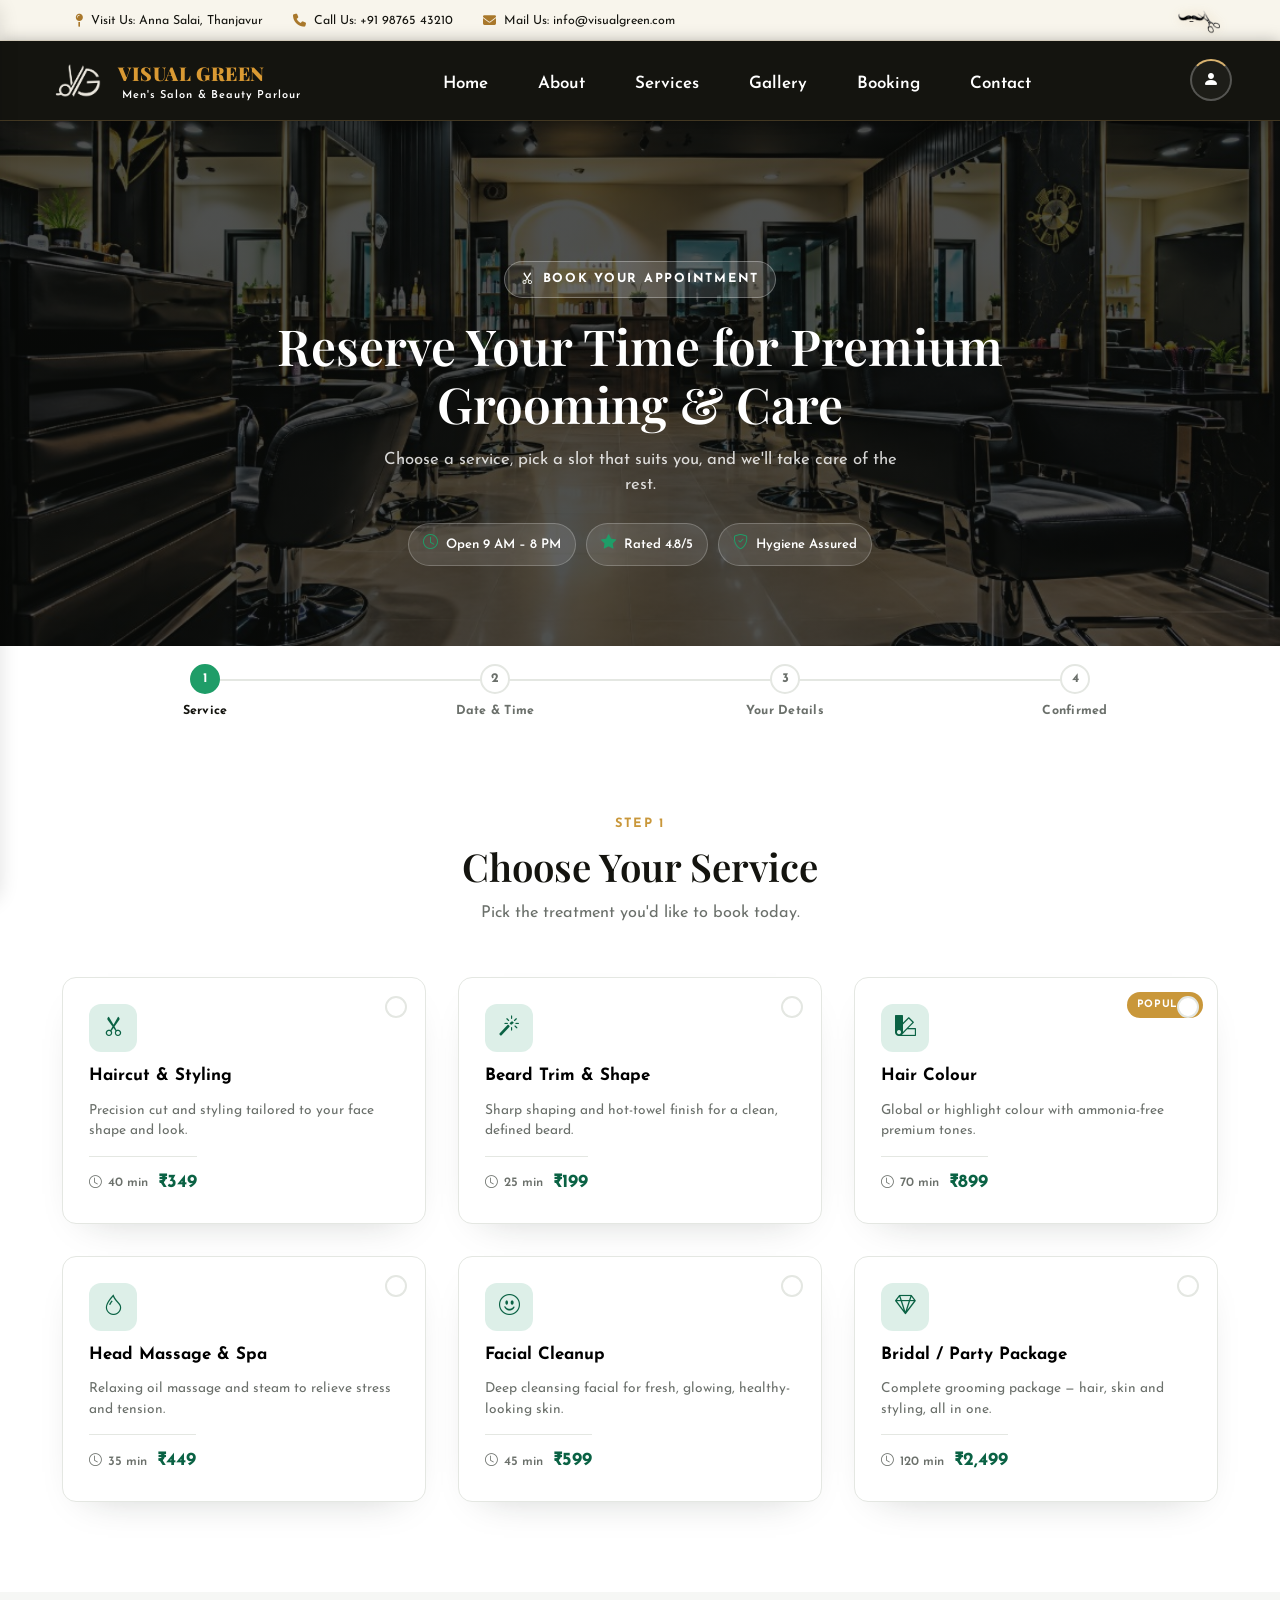
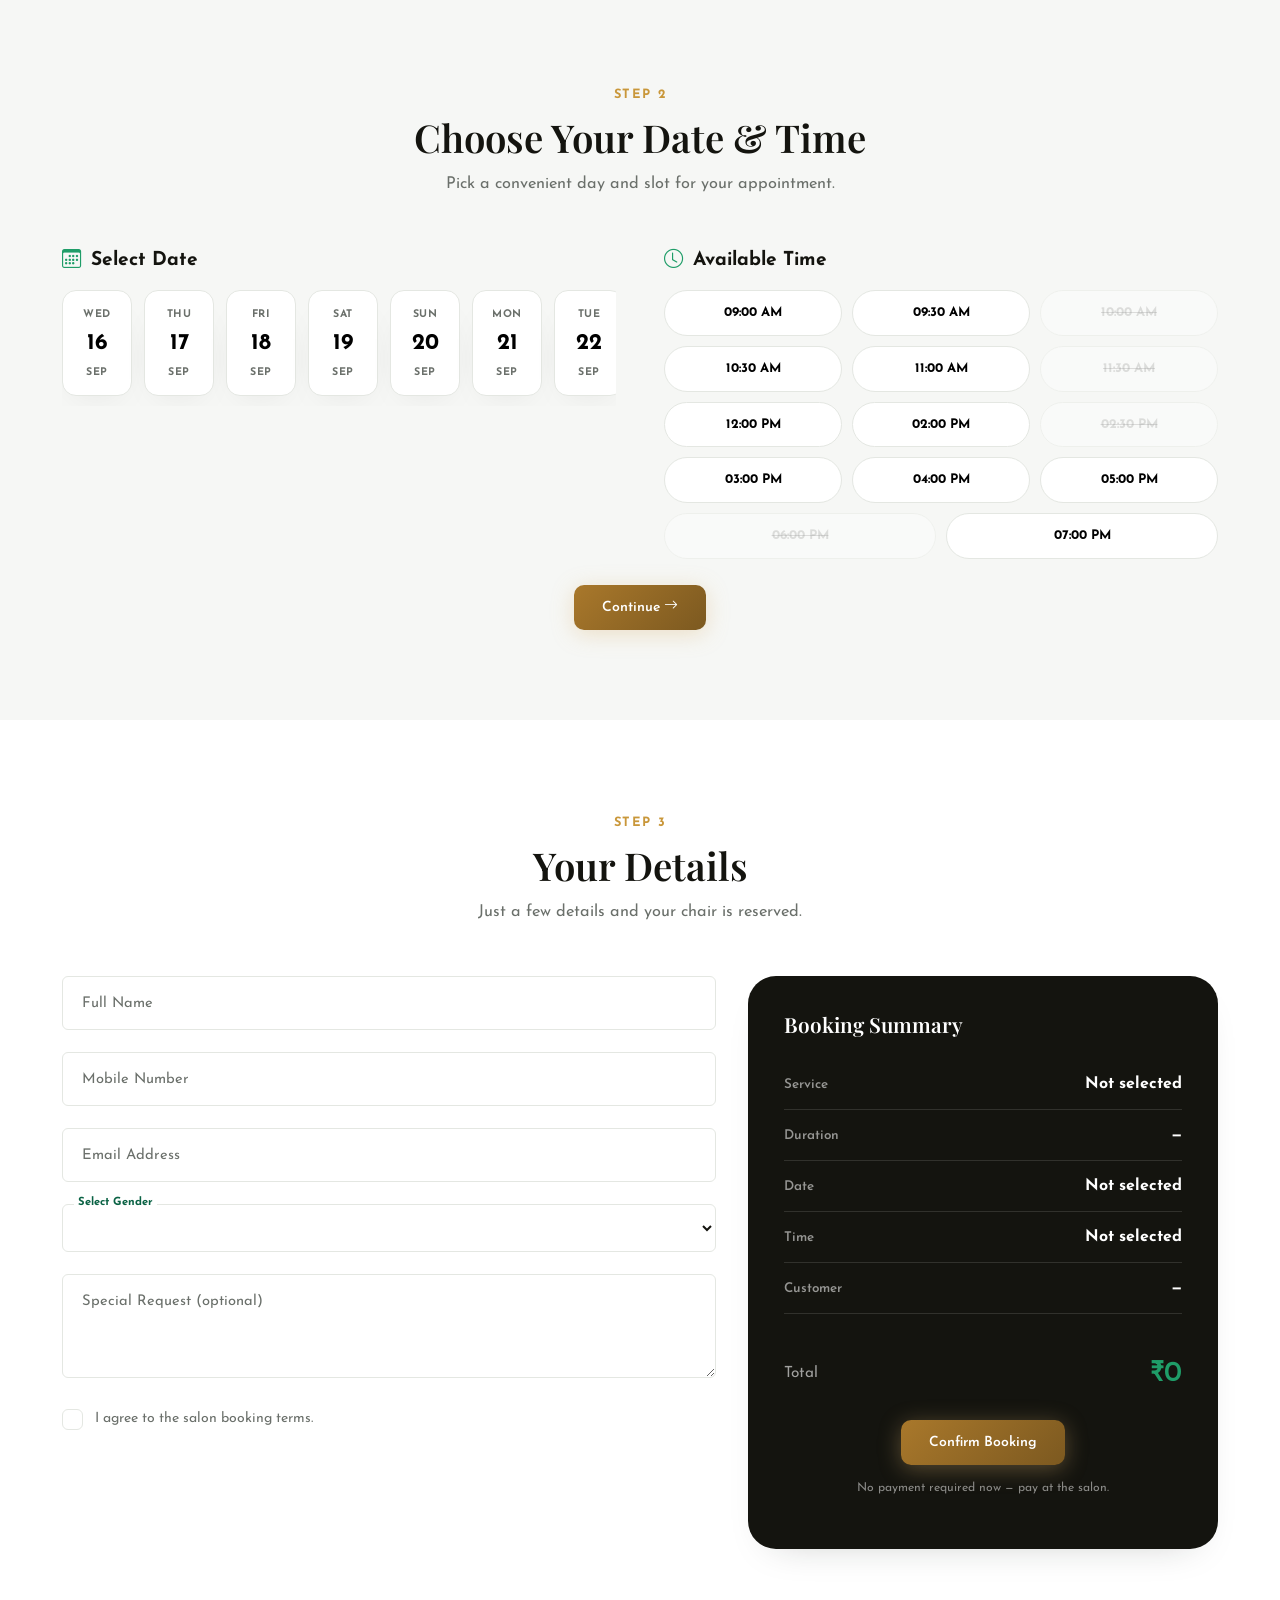
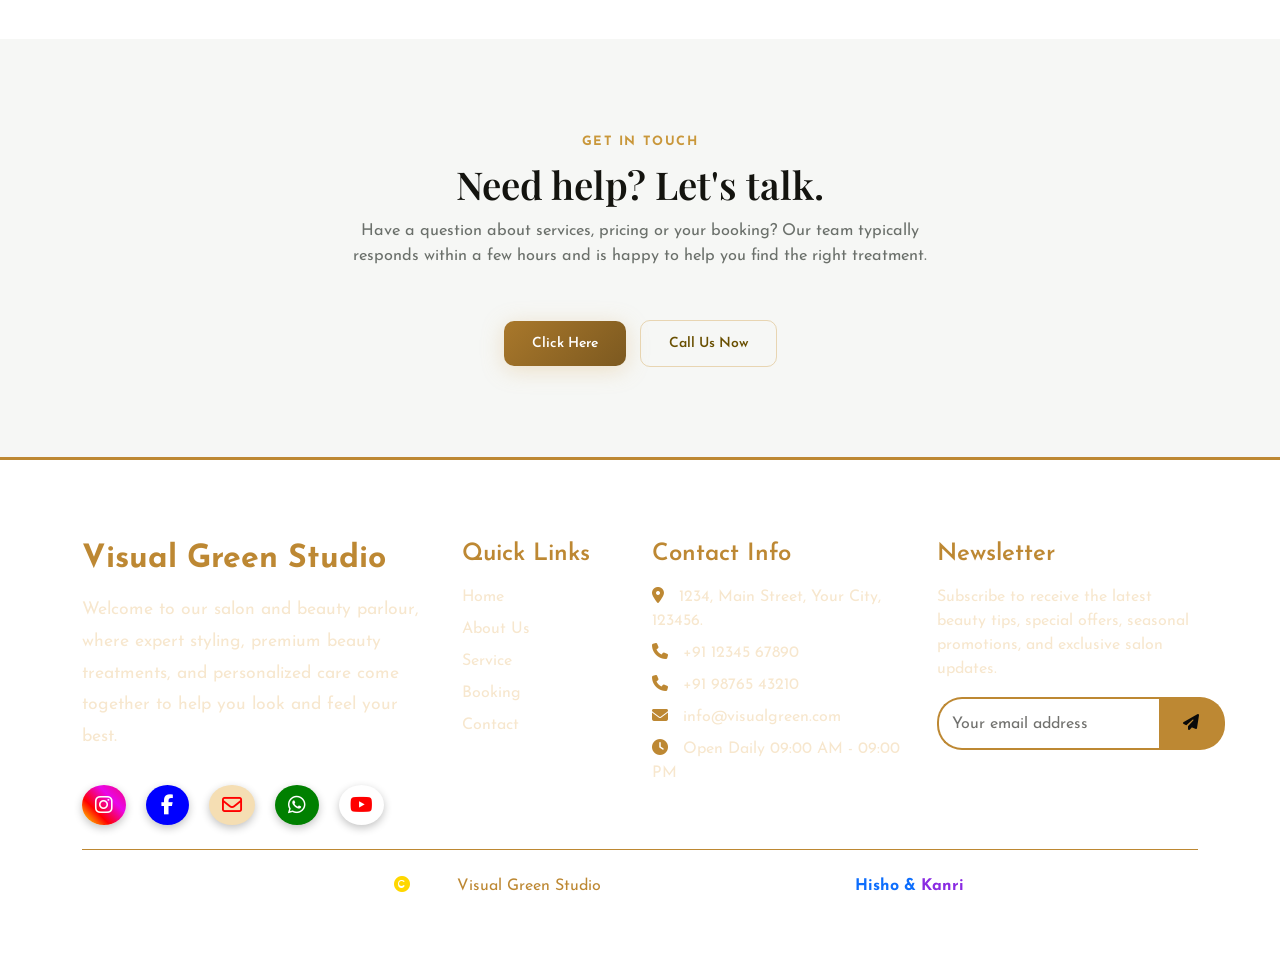
<file: booking.html>
<!DOCTYPE html>
<html lang="en">

<head>
    <meta charset="UTF-8" />
    <meta name="viewport" content="width=device-width, initial-scale=1" />
    <meta http-equiv="X-UA-Compatible" content="IE=edge" />
    <meta name="robots" content="index, follow, max-image-preview:large, max-snippet:-1, max-video-preview:-1" />
    <meta name="language" content="English" />
    <meta name="author" content="Visual Green" />
    <meta name="publisher" content="Visual Green" />
    <meta name="distribution" content="global" />

    <!-- Title & Canonical -->
    <title> Visual Green | Premium Men's Salon & Beauty Parlour </title>
    <link rel="canonical" href="https://visualgreen.com/" />

    <!-- Description & Keywords -->
    <meta name="description"
        content="Visual Green is a premium Men's Salon & Beauty Parlour offering expert haircuts, beard grooming, spa treatments and luxury styling in an elegant black, gold and green ambience." />
    <meta name="keywords"
        content="men's salon, men's beauty parlour, barbershop, haircut, beard grooming, hair spa, grooming lounge, luxury salon, Visual Green, men's spa, hair styling" />
    <meta name="copyright" content="Visual Green" />

    <!-- CSS Preload -->
    <link rel="stylesheet" href="assets/css/visual.css">


    <link rel="icon" href="assets/img/common-img/comapny-logo.png" type="image/png">

    <!--Google font-->
    <link rel="preconnect" href="https://fonts.googleapis.com">
    <link rel="preconnect" href="https://fonts.gstatic.com" crossorigin>
    <link
        href="https://fonts.googleapis.com/css2?family=Josefin+Sans:ital,wght@0,100..700;1,100..700&family=Playfair+Display:wght@600;700;800;900&display=swap"
        rel="stylesheet">

    <!--Font Awesome-->
    <link rel="stylesheet" href="https://cdnjs.cloudflare.com/ajax/libs/font-awesome/6.7.1/css/all.min.css"
        integrity="sha512-5Hs3dF2AEPkpNAR7UiOHba+lRSJNeM2ECkwxUIxC1Q/FLycGTbNapWXB4tP889k5T5Ju8fs4b1P5z/iB4nMfSQ=="
        crossorigin="anonymous" referrerpolicy="no-referrer" />

    <!--Bootstrap-->
    <link href="https://cdn.jsdelivr.net/npm/bootstrap@5.3.3/dist/css/bootstrap.min.css" rel="stylesheet"
        integrity="sha384-QWTKZyjpPEjISv5WaRU9OFeRpok6YctnYmDr5pNlyT2bRjXh0JMhjY6hW+ALEwIH" crossorigin="anonymous">

    <!-- Bootstrap Icons -->
    <link rel="stylesheet" href="https://cdn.jsdelivr.net/npm/bootstrap-icons/font/bootstrap-icons.css">

    <!-- AOS CSS -->
    <link rel="stylesheet" href="https://cdn.jsdelivr.net/npm/aos@2.3.4/dist/aos.css">
    <style>
        /* =====================================================================
       SALON BOOKING PAGE — SELF-CONTAINED DESIGN SYSTEM
       Mobile-first. Every rule below is scoped to .sbk-page so it can never
       leak into (or be broken by) the rest of the site's stylesheet.
    ===================================================================== */

        html,
        body {
            overflow-x: hidden;
            max-width: 100%;
        }

        .sbk-page,
        .sbk-page *,
        .sbk-page *::before,
        .sbk-page *::after {
            box-sizing: border-box;
        }

        .sbk-page {
            --sbk-emerald: var(--c-emerald, #0f8b5f);
            --sbk-emerald-deep: var(--c-emerald-deep, #0b6b48);
            --sbk-emerald-bright: var(--c-emerald-bright, rgba(15, 139, 95, .14));
            --sbk-ink: var(--black, #14171a);
            --sbk-white: var(--white, #ffffff);
            --sbk-gold: #c9973a;
            --sbk-muted: #6b706b;
            --sbk-bg-soft: #f6f7f5;
            --sbk-border: #e4e7e2;
            --sbk-danger: #b3261e;
            --sbk-danger-bg: #fbe9e7;
            --sbk-radius-sm: var(--radius-sm, 10px);
            --sbk-radius-md: var(--radius-md, 16px);
            --sbk-radius-lg: var(--radius-lg, 22px);
            --sbk-shadow: var(--shadow-card, 0 14px 34px -18px rgba(20, 23, 26, .28));
            --sbk-ease: var(--vg-ease, cubic-bezier(.4, 0, .2, 1));
            --sbk-font-head: var(--font-head, 'Playfair Display', Georgia, serif);
            --sbk-pad-x: clamp(14px, 5vw, 32px);
            --sbk-gap: clamp(14px, 3.5vw, 32px);
            overflow-x: hidden;
            width: 100%;
            color: var(--sbk-ink);
        }

        .sbk-container {
            width: 100%;
            max-width: 1220px;
            margin-inline: auto;
            padding-inline: var(--sbk-pad-x);
        }

        .sbk-page img {
            max-width: 100%;
            height: auto;
            display: block;
        }

        .sbk-page a {
            text-decoration: none;
        }

       
        /* ---------- Section heads ---------- */
        .sbk-eyebrow {
            display: inline-block;
            font-size: clamp(.72rem, 2vw, .8rem);
            font-weight: 700;
            letter-spacing: .12em;
            text-transform: uppercase;
            color: var(--sbk-gold);
            margin: 0 0 10px;
        }

        .sbk-section-title {
            font-family: var(--sbk-font-head);
            font-size: clamp(1.5rem, 4.6vw, 2.4rem);
            line-height: 1.2;
            font-weight: 600;
            margin: 0 0 12px;
            word-break: break-word;
        }

        .sbk-section-sub {
            font-size: clamp(.92rem, 2.4vw, 1.02rem);
            color: var(--sbk-muted);
            max-width: 620px;
            margin: 0 auto;
        }

        .sbk-section-head {
            text-align: center;
            margin: 0 auto clamp(28px, 6vw, 52px);
            max-width: 100%;
        }

        .sbk-section {
            padding: clamp(40px, 8vw, 90px) 0;
            overflow-x: hidden;
        }

        .sbk-section-alt {
            background: var(--sbk-bg-soft);
        }

    /* =====================================================================
       HERO
    ===================================================================== */
        .sbk-hero {
            position: relative;
            padding: clamp(64px, 18vw, 140px) 0 clamp(40px, 10vw, 80px);
            background: linear-gradient(rgba(10, 12, 10, .72), rgba(10, 12, 10, .72)),
                url('assets/img/booking/booking-header.jpeg') center/cover no-repeat;
            color: var(--sbk-white);
            text-align: center;
            overflow-x: hidden;
        }

        .sbk-hero-tag {
            display: inline-flex;
            align-items: center;
            gap: 8px;
            font-size: clamp(.68rem, 2vw, .78rem);
            font-weight: 700;
            letter-spacing: .14em;
            text-transform: uppercase;
            color: var(--sbk-white);
            background: rgba(255, 255, 255, .12);
            border: 1px solid rgba(255, 255, 255, .3);
            padding: 8px 16px;
            border-radius: 100px;
            margin-bottom: 18px;
            max-width: 100%;
        }

        .sbk-hero h1 {
            font-family: var(--sbk-font-head);
            font-size: clamp(1.6rem, 6vw, 3.1rem);
            line-height: 1.18;
            font-weight: 600;
            margin: 0 auto 14px;
            max-width: 760px;
            padding-inline: 8px;
        }

        .sbk-hero p {
            font-size: clamp(.88rem, 2.4vw, 1.05rem);
            color: rgba(255, 255, 255, .82);
            max-width: 560px;
            margin: 0 auto;
            padding-inline: 8px;
        }

        .sbk-hero-chips {
            display: flex;
            flex-wrap: wrap;
            justify-content: center;
            gap: 10px;
            margin-top: 26px;
            padding-inline: var(--sbk-pad-x);
        }

        .sbk-hero-chip {
            display: flex;
            align-items: center;
            gap: 8px;
            background: rgba(255, 255, 255, .1);
            border: 1px solid rgba(255, 255, 255, .22);
            color: var(--sbk-white);
            font-size: .82rem;
            font-weight: 600;
            padding: 9px 14px;
            border-radius: 100px;
            white-space: nowrap;
        }

        .sbk-hero-chip i {
            color: var(--sbk-emerald);
            font-size: .95rem;
        }

    /* =====================================================================
       PROGRESS STEPS
    ===================================================================== */
        .sbk-progress {
            display: flex;
            align-items: flex-start;
            justify-content: space-between;
            gap: 4px;
            padding: 18px var(--sbk-pad-x) 0;
            max-width: 1220px;
            margin: 0 auto;
            overflow-x: hidden;
        }

        .sbk-progress-step {
            flex: 1 1 0;
            min-width: 0;
            display: flex;
            flex-direction: column;
            align-items: center;
            text-align: center;
            position: relative;
        }

        .sbk-progress-step::before {
            content: "";
            position: absolute;
            top: 15px;
            left: -50%;
            width: 100%;
            height: 2px;
            background: var(--sbk-border);
            z-index: 0;
        }

        .sbk-progress-step:first-child::before {
            display: none;
        }

        .sbk-progress-num {
            position: relative;
            z-index: 1;
            width: 30px;
            height: 30px;
            flex: 0 0 auto;
            border-radius: 50%;
            background: var(--sbk-white);
            border: 2px solid var(--sbk-border);
            color: var(--sbk-muted);
            display: flex;
            align-items: center;
            justify-content: center;
            font-size: .82rem;
            font-weight: 700;
            transition: all .3s var(--sbk-ease);
        }

        .sbk-progress-label {
            margin-top: 8px;
            font-size: clamp(.62rem, 2vw, .78rem);
            font-weight: 700;
            color: var(--sbk-muted);
            letter-spacing: .02em;
            white-space: nowrap;
            overflow: hidden;
            text-overflow: ellipsis;
            max-width: 100%;
            padding-inline: 2px;
        }

        .sbk-progress-step.is-active .sbk-progress-num,
        .sbk-progress-step.is-done .sbk-progress-num {
            background: var(--sbk-emerald);
            border-color: var(--sbk-emerald);
            color: var(--sbk-white);
        }

        .sbk-progress-step.is-active .sbk-progress-label,
        .sbk-progress-step.is-done .sbk-progress-label {
            color: var(--sbk-ink);
        }

        .sbk-progress-step.is-done::before,
        .sbk-progress-step.is-active::before {
            background: var(--sbk-emerald);
        }

        @media (max-width: 400px) {
            .sbk-progress-label {
                display: none;
            }

            .sbk-progress-num {
                width: 26px;
                height: 26px;
                font-size: .74rem;
            }
        }

        /* =====================================================================
       SERVICES
    ===================================================================== */
        .sbk-services-grid {
            display: flex;
            flex-wrap: wrap;
            gap: var(--sbk-gap);
        }

        .sbk-service-card {
            flex: 1 1 100%;
            max-width: 100%;
            position: relative;
            display: flex;
            flex-direction: column;
            gap: 14px;
            text-align: left;
            background: var(--sbk-white);
            border: 1.5px solid var(--sbk-border);
            border-radius: var(--sbk-radius-md);
            padding: clamp(18px, 4vw, 26px);
            cursor: pointer;
            box-shadow: var(--sbk-shadow);
            transition: border-color .25s var(--sbk-ease), transform .25s var(--sbk-ease), box-shadow .25s var(--sbk-ease);
            width: 100%;
        }

        @media (min-width: 576px) {
            .sbk-service-card {
                flex-basis: calc(50% - var(--sbk-gap) / 2);
            }
        }

        @media (min-width: 992px) {
            .sbk-service-card {
                flex-basis: calc(33.333% - (var(--sbk-gap) * 2 / 3));
            }
        }

        .sbk-service-card:hover {
            transform: translateY(-4px);
            border-color: var(--sbk-emerald);
        }

        .sbk-service-card.is-selected {
            border-color: var(--sbk-emerald);
            box-shadow: 0 0 0 3px var(--sbk-emerald-bright), var(--sbk-shadow);
            background: var(--sbk-emerald-bright);
        }

        .sbk-service-badge {
            position: absolute;
            top: 14px;
            right: 14px;
            background: var(--sbk-gold);
            color: var(--sbk-white);
            font-size: .64rem;
            font-weight: 800;
            letter-spacing: .06em;
            text-transform: uppercase;
            padding: 5px 10px;
            border-radius: 100px;
        }

        .sbk-service-icon {
            width: 48px;
            height: 48px;
            flex: 0 0 auto;
            border-radius: 12px;
            background: var(--sbk-emerald-bright);
            color: var(--sbk-emerald-deep);
            display: flex;
            align-items: center;
            justify-content: center;
            font-size: 1.3rem;
        }

        .sbk-service-name {
            font-size: 1.06rem;
            font-weight: 700;
            margin: 0;
            word-break: break-word;
        }

        .sbk-service-desc {
            font-size: .86rem;
            color: var(--sbk-muted);
            margin: 0;
            line-height: 1.5;
        }

        .sbk-service-meta {
            display: flex;
            align-items: center;
            justify-content: space-between;
            gap: 10px;
            margin-top: auto;
            padding-top: 12px;
            border-top: 1px solid var(--sbk-border);
            flex-wrap: wrap;
        }

        .sbk-service-duration {
            font-size: .8rem;
            font-weight: 600;
            color: var(--sbk-muted);
            display: flex;
            align-items: center;
            gap: 6px;
            white-space: nowrap;
        }

        .sbk-service-price {
            font-size: 1.15rem;
            font-weight: 700;
            color: var(--sbk-emerald-deep);
            white-space: nowrap;
        }

        .sbk-service-radio {
            position: absolute;
            top: 16px;
            left: 16px;
            width: 22px;
            height: 22px;
            border-radius: 50%;
            border: 2px solid var(--sbk-border);
            background: var(--sbk-white);
            display: flex;
            align-items: center;
            justify-content: center;
            color: transparent;
            font-size: .68rem;
            transition: all .25s var(--sbk-ease);
        }

        .sbk-service-card.is-selected .sbk-service-radio {
            background: var(--sbk-emerald);
            border-color: var(--sbk-emerald);
            color: var(--sbk-white);
        }

        .sbk-service-card {
            padding-left: clamp(20px, 4vw, 26px);
        }

        .sbk-service-card .sbk-service-radio {
            top: 18px;
            right: 18px;
            left: auto;
        }

    /* =====================================================================
       DATE & TIME
    ===================================================================== */
        .sbk-datetime-grid {
            display: flex;
            flex-wrap: wrap;
            gap: clamp(30px, 6vw, 48px);
            align-items: flex-start;
        }

        .sbk-datetime-col {
            flex: 1 1 100%;
            min-width: 0;
            max-width: 100%;
        }

        @media (min-width: 992px) {
            .sbk-datetime-col {
                flex-basis: calc(50% - 24px);
            }
        }

        .sbk-col-title {
            font-size: clamp(1rem, 3vw, 1.2rem);
            font-weight: 700;
            display: flex;
            align-items: center;
            gap: 10px;
            margin: 0 0 18px;
        }

        .sbk-col-title i {
            color: var(--sbk-emerald);
        }

        .sbk-date-scroller {
            display: flex;
            gap: 12px;
            overflow-x: auto;
            overflow-y: hidden;
            padding-bottom: 10px;
            max-width: 100%;
            -webkit-overflow-scrolling: touch;
            scrollbar-width: thin;
        }

        .sbk-date-card {
            flex: 0 0 auto;
            width: 70px;
            display: flex;
            flex-direction: column;
            align-items: center;
            gap: 4px;
            padding: 16px 0 14px;
            border-radius: var(--sbk-radius-md);
            background: var(--sbk-white);
            border: 1.5px solid var(--sbk-border);
            cursor: pointer;
            box-shadow: var(--sbk-shadow);
            transition: all .25s var(--sbk-ease);
            position: relative;
        }

        .sbk-date-card:hover {
            transform: translateY(-3px);
            border-color: var(--sbk-emerald);
        }

        .sbk-date-day,
        .sbk-date-month {
            font-size: .66rem;
            font-weight: 700;
            color: var(--sbk-muted);
            letter-spacing: .05em;
        }

        .sbk-date-num {
            font-size: 1.4rem;
            font-weight: 700;
        }

        .sbk-date-check {
            position: absolute;
            top: -7px;
            right: -7px;
            width: 20px;
            height: 20px;
            border-radius: 50%;
            background: var(--sbk-white);
            color: var(--sbk-emerald);
            display: flex;
            align-items: center;
            justify-content: center;
            font-size: .64rem;
            opacity: 0;
            transform: scale(.5);
            transition: all .25s var(--sbk-ease);
            box-shadow: 0 4px 10px rgba(0, 0, 0, .18);
        }

        .sbk-date-card.is-selected {
            background: var(--sbk-emerald);
            border-color: var(--sbk-emerald);
            transform: scale(1.03);
        }

        .sbk-date-card.is-selected .sbk-date-day,
        .sbk-date-card.is-selected .sbk-date-num,
        .sbk-date-card.is-selected .sbk-date-month {
            color: var(--sbk-white);
        }

        .sbk-date-card.is-selected .sbk-date-check {
            opacity: 1;
            transform: scale(1);
        }

        .sbk-time-grid {
            display: flex;
            flex-wrap: wrap;
            gap: 10px;
            max-width: 100%;
        }

        .sbk-time-slot {
            flex: 1 1 calc(33.333% - 7px);
            min-width: 84px;
            padding: 12px 8px;
            border-radius: 100px;
            border: 1.5px solid var(--sbk-border);
            background: var(--sbk-white);
            font-weight: 700;
            font-size: .82rem;
            text-align: center;
            cursor: pointer;
            transition: all .2s var(--sbk-ease);
        }

        .sbk-time-slot:hover:not(.is-unavailable) {
            border-color: var(--sbk-emerald);
            box-shadow: 0 10px 20px -12px rgba(15, 139, 95, .45);
        }

        .sbk-time-slot.is-selected {
            background: var(--sbk-emerald);
            border-color: var(--sbk-emerald);
            color: var(--sbk-white);
            box-shadow: 0 0 0 4px var(--sbk-emerald-bright);
        }

        .sbk-time-slot.is-unavailable {
            opacity: .42;
            text-decoration: line-through;
            cursor: not-allowed;
        }

        @media (max-width: 400px) {
            .sbk-time-slot {
                flex-basis: calc(50% - 5px);
                min-width: 0;
                font-size: .78rem;
            }

            .sbk-date-card {
                width: 60px;
            }

            .sbk-date-num {
                font-size: 1.15rem;
            }
        }

        .sbk-validation-msg {
            max-width: 620px;
            margin: 26px auto 0;
            text-align: center;
            color: var(--sbk-danger);
            font-weight: 700;
            font-size: .9rem;
            background: var(--sbk-danger-bg);
            border-radius: var(--sbk-radius-sm);
            padding: 0;
            max-height: 0;
            overflow: hidden;
            opacity: 0;
            transition: all .35s var(--sbk-ease);
        }

        .sbk-validation-msg.is-shown {
            padding: 14px 18px;
            max-height: 80px;
            opacity: 1;
            margin-top: 26px;
        }

        .sbk-step-actions {
            display: flex;
            justify-content: center;
            margin-top: clamp(28px, 5vw, 44px);
        }

    /* =====================================================================
       DETAILS + SUMMARY
    ===================================================================== */
        .sbk-details-grid {
            display: flex;
            flex-wrap: wrap;
            gap: var(--sbk-gap);
            align-items: flex-start;
        }

        .sbk-form-col {
            flex: 1 1 100%;
            min-width: 0;
            max-width: 100%;
        }

        .sbk-summary-col {
            flex: 1 1 100%;
            min-width: 0;
            max-width: 100%;
        }

        @media (min-width: 992px) {
            .sbk-form-col {
                flex-basis: calc(58% - var(--sbk-gap) / 2);
            }

            .sbk-summary-col {
                flex-basis: calc(42% - var(--sbk-gap) / 2);
            }
        }

        .sbk-form-field {
            position: relative;
            margin-bottom: 22px;
        }

        .sbk-form-field input,
        .sbk-form-field select,
        .sbk-form-field textarea {
            width: 100%;
            max-width: 100%;
            border: 1.5px solid var(--sbk-border);
            border-radius: var(--sbk-radius-sm);
            background: var(--sbk-white);
            padding: 20px 16px 8px;
            font-size: 16px;
            font-family: inherit;
            color: var(--sbk-ink);
            transition: border-color .3s var(--sbk-ease), box-shadow .3s var(--sbk-ease);
            resize: vertical;
        }

        .sbk-form-field textarea {
            padding-top: 22px;
            min-height: 90px;
        }

        .sbk-form-field input:focus,
        .sbk-form-field select:focus,
        .sbk-form-field textarea:focus {
            outline: none;
            border-color: var(--sbk-emerald);
            box-shadow: 0 0 0 4px var(--sbk-emerald-bright);
        }

        .sbk-form-field label {
            position: absolute;
            left: 16px;
            top: 17px;
            font-size: .92rem;
            color: var(--sbk-muted);
            pointer-events: none;
            transition: all .2s var(--sbk-ease);
            background: var(--sbk-white);
            padding: 0 4px;
            max-width: calc(100% - 32px);
            overflow: hidden;
            text-overflow: ellipsis;
            white-space: nowrap;
        }

        .sbk-form-field input:focus+label,
        .sbk-form-field input:not(:placeholder-shown)+label,
        .sbk-form-field textarea:focus+label,
        .sbk-form-field textarea:not(:placeholder-shown)+label,
        .sbk-form-field-select label {
            top: -9px;
            left: 12px;
            font-size: .7rem;
            font-weight: 700;
            color: var(--sbk-emerald-deep);
        }

        .sbk-form-field-select select {
            padding-top: 14px;
            padding-bottom: 14px;
            cursor: pointer;
        }

        .sbk-form-field.has-error input,
        .sbk-form-field.has-error select,
        .sbk-form-field.has-error textarea {
            border-color: var(--sbk-danger);
        }

        .sbk-field-error {
            display: none;
            color: var(--sbk-danger);
            font-size: .78rem;
            font-weight: 600;
            margin-top: 6px;
            padding-left: 4px;
        }

        .sbk-form-field.has-error .sbk-field-error {
            display: block;
        }

        #sbk-err-terms {
            display: none;
            margin-top: 8px;
        }

        #sbk-err-terms.is-shown {
            display: block;
        }

        .sbk-checkbox {
            display: flex;
            align-items: flex-start;
            gap: 12px;
            cursor: pointer;
            margin-top: 6px;
        }

        .sbk-checkbox input {
            position: absolute;
            opacity: 0;
            width: 0;
            height: 0;
        }

        .sbk-checkbox-box {
            width: 21px;
            height: 21px;
            flex: 0 0 auto;
            border-radius: 6px;
            border: 1.5px solid var(--sbk-border);
            background: var(--sbk-white);
            display: flex;
            align-items: center;
            justify-content: center;
            color: transparent;
            font-size: .72rem;
            transition: all .2s var(--sbk-ease);
            margin-top: 1px;
        }

        .sbk-checkbox input:checked+.sbk-checkbox-box {
            background: var(--sbk-emerald);
            border-color: var(--sbk-emerald);
            color: #fff;
        }

        .sbk-checkbox-text {
            font-size: .88rem;
            color: var(--sbk-muted);
            word-break: break-word;
        }

        /* Summary card */
        .sbk-summary-card {
            background: var(--sbk-ink);
            border-radius: var(--sbk-radius-lg);
            padding: clamp(24px, 5vw, 36px);
            color: var(--sbk-white);
            box-shadow: var(--sbk-shadow);
            max-width: 100%;
        }

        @media (min-width: 992px) {
            .sbk-summary-card {
                position: sticky;
                top: 100px;
            }
        }

        .sbk-summary-title {
            font-family: var(--sbk-font-head);
            font-size: 1.3rem;
            font-weight: 600;
            margin: 0 0 22px;
        }

        .sbk-summary-list {
            margin: 0 0 22px;
        }

        .sbk-summary-row {
            display: flex;
            justify-content: space-between;
            align-items: baseline;
            gap: 10px;
            padding: 13px 0;
            border-bottom: 1px solid rgba(255, 255, 255, .12);
        }

        .sbk-summary-row dt {
            color: rgba(255, 255, 255, .55);
            font-size: .84rem;
            font-weight: 600;
            flex: 0 0 auto;
        }

        .sbk-summary-row dd {
            margin: 0;
            font-weight: 700;
            text-align: right;
            overflow-wrap: anywhere;
            min-width: 0;
        }

        .sbk-summary-total {
            display: flex;
            justify-content: space-between;
            align-items: center;
            gap: 10px;
            padding: 16px 0 24px;
            font-family: var(--sbk-font-head);
            flex-wrap: wrap;
        }

        .sbk-summary-total span:first-child {
            color: rgba(255, 255, 255, .6);
            font-size: .96rem;
        }

        .sbk-summary-total span:last-child {
            font-size: clamp(1.4rem, 5vw, 1.8rem);
            font-weight: 600;
            color: var(--sbk-emerald);
        }

        .sbk-summary-note {
            font-size: .76rem;
            color: rgba(255, 255, 255, .5);
            margin-top: 14px;
            text-align: center;
        }

        /* =====================================================================
       SUCCESS MODAL
    ===================================================================== */
        .sbk-modal-backdrop {
            position: fixed;
            inset: 0;
            background: rgba(10, 12, 10, .55);
            backdrop-filter: blur(6px);
            -webkit-backdrop-filter: blur(6px);
            display: flex;
            align-items: center;
            justify-content: center;
            z-index: 2000;
            opacity: 0;
            pointer-events: none;
            transition: opacity .3s var(--sbk-ease);
            padding: 16px;
        }

        .sbk-modal-backdrop.is-open {
            opacity: 1;
            pointer-events: auto;
        }

        .sbk-modal {
            background: var(--sbk-white);
            border-radius: var(--sbk-radius-lg);
            max-width: 440px;
            width: 100%;
            max-height: calc(100vh - 32px);
            overflow-y: auto;
            padding: clamp(26px, 6vw, 42px) clamp(20px, 5vw, 34px) clamp(24px, 5vw, 32px);
            text-align: center;
            box-shadow: var(--sbk-shadow);
            transform: scale(.9);
            transition: transform .35s var(--sbk-ease);
        }

        .sbk-modal-backdrop.is-open .sbk-modal {
            transform: scale(1);
        }

        .sbk-modal-check {
            width: 66px;
            height: 66px;
            border-radius: 50%;
            background: var(--sbk-emerald-bright);
            color: var(--sbk-emerald);
            display: flex;
            align-items: center;
            justify-content: center;
            font-size: 1.8rem;
            margin: 0 auto 20px;
            animation: sbk-check-pop .45s var(--sbk-ease) .1s both;
        }

        @keyframes sbk-check-pop {
            0% {
                transform: scale(0);
            }

            70% {
                transform: scale(1.12);
            }

            100% {
                transform: scale(1);
            }
        }

        .sbk-modal-title {
            font-family: var(--sbk-font-head);
            font-size: clamp(1.15rem, 4vw, 1.4rem);
            font-weight: 600;
            margin: 0 0 8px;
        }

        .sbk-modal-text {
            color: var(--sbk-muted);
            margin: 0 0 22px;
            font-size: .92rem;
        }

        .sbk-modal-summary {
            text-align: left;
            background: var(--sbk-bg-soft);
            border-radius: var(--sbk-radius-md);
            padding: 16px 18px;
            margin: 0 0 24px;
        }

        .sbk-modal-summary div {
            display: flex;
            justify-content: space-between;
            gap: 10px;
            padding: 8px 0;
            border-bottom: 1px solid var(--sbk-border);
            font-size: .86rem;
        }

        .sbk-modal-summary div:last-child {
            border-bottom: none;
        }

        .sbk-modal-summary dt {
            color: var(--sbk-muted);
            font-weight: 600;
            flex: 0 0 auto;
        }

        .sbk-modal-summary dd {
            margin: 0;
            font-weight: 700;
            text-align: right;
            overflow-wrap: anywhere;
            min-width: 0;
        }

        .sbk-modal-actions {
            display: flex;
            flex-wrap: wrap;
            gap: 10px;
        }

        .sbk-modal-actions .sbk-btn {
            flex: 1 1 160px;
        }

        @media (max-width: 420px) {
            .sbk-modal-actions {
                flex-direction: column;
            }

            .sbk-modal-actions .sbk-btn {
                flex-basis: auto;
            }
        }

        /* =====================================================================
       CONTACT / HELP
    ===================================================================== */
        .sbk-contact-btns {
            display: flex;
            flex-wrap: wrap;
            justify-content: center;
            gap: 14px;
            margin-top: 28px;
        }

        .sbk-contact-btns .sbk-btn {
            flex: 0 1 220px;
        }

        @media (max-width: 480px) {
            .sbk-contact-btns {
                flex-direction: column;
                align-items: stretch;
            }

            .sbk-contact-btns .sbk-btn {
                flex-basis: auto;
            }
        }

        /* =====================================================================
       EXTRA-SMALL / FEATURE PHONE SAFETY NET (JioPhone / KaiOS-class, ≤240px)
    ===================================================================== */
        @media (max-width: 320px) {
            .sbk-section {
                padding: 32px 0;
            }

            .sbk-service-card {
                padding: 16px 14px;
            }

            .sbk-summary-card {
                padding: 20px 16px;
            }

            .sbk-modal {
                padding: 20px 14px 18px;
            }

            .sbk-date-card {
                width: 54px;
                padding: 12px 0 10px;
            }

            .sbk-date-num {
                font-size: 1rem;
            }

            .sbk-progress {
                padding-top: 10px;
            }
        }

        @media (max-width: 240px) {
            .sbk-container {
                padding-inline: 10px;
            }

            .sbk-hero {
                padding: 46px 0 28px;
            }

            .sbk-hero-chips {
                gap: 6px;
            }

            .sbk-hero-chip {
                font-size: .68rem;
                padding: 6px 10px;
            }

            .sbk-time-slot {
                flex-basis: 100%;
            }

            .sbk-date-card {
                width: 50px;
            }

            .sbk-btn {
                padding: 12px 14px;
                font-size: .82rem;
            }
        }
    </style>
</head>

<body>
    <!-- Start Header Top Area -->
    <div class="header-top px-3 px-md-5 pt-2 pb-1" id="top">
        <div class="container-fluid">
            <div class="d-flex justify-content-between align-items-center">

                <!-- Left Content -->
                <div class="contact-info d-flex align-items-center flex-wrap">
                    <a href="#">
                        <i class="fa-solid fa-map-pin"></i>
                        Visit Us: Anna Salai, Thanjavur
                    </a>
                    <a href="tel:+919876543210">
                        <i class="fas fa-phone"></i>
                        Call Us: +91 98765 43210
                    </a>
                    <a href="mailto:info@visualgreen.com">
                        <i class="fas fa-envelope"></i>
                        Mail Us: info@visualgreen.com
                    </a>
                </div>

                <!-- Right Side Icon -->
                <div class="dubai-icon ">
                    <img src="assets/img/common/design-img1.png" alt="Visual Green Salon">
                </div>

            </div>
        </div>
    </div>

    <!-- Start NavBar Area -->
    <nav id="Navbar" class="navbar px-3 px-md-5 py-1 py-md-2" style="min-height:64px;">

        <div class="website-name">
            <div class="logo-img">
                <img src="assets/img/common/logo-bg.png" alt="Visual Green logo">
            </div>

            <div class="logo-text pt-0 pt-md-1">
                <h1> Visual Green </h1>
                <h2 class="pt-1 ps-1"> Men's Salon &amp; Beauty Parlour </h2>
            </div>
        </div>

        <div class="navbar-item">
            <div class="navbar-menu pe-5 pt-3">
                <ul class="navbar-menu-links text-white">

                    <a href="index.html">
                        <li>Home</li>
                    </a>
                    <a href="about.html">
                        <li>About</li>
                    </a>
                    <a href="services.html">
                        <li>Services</li>
                    </a>
                    <a href="gallery.html">
                        <li>Gallery</li>
                    </a>
                    <a href="booking.html">
                        <li>Booking</li>
                    </a>
                    <a href="contact.html">
                        <li>Contact</li>
                    </a>

                </ul>
            </div>
        </div>

        <div class="navbar-right d-flex align-items-center gap-3">
            <a href="login.html" class="login-btn" aria-label="Login">
                <span class="login-btn-ring"></span>
                <i class="bi bi-person-fill"></i>
            </a>

            <a href="contact.html#contact" class="media-service pe-2">
                <i class="fas fa-calendar-check media-service-icon"></i>
            </a>

            <div class="navbar-menu-toggle ps-1" id="navbarMenuToggle" role="button" tabindex="0" aria-label="Open menu"
                aria-expanded="false" aria-controls="sideNavbar">
                <i class="bi bi-list"></i>
            </div>
        </div>

    </nav>

    <!-- Start Side Navbar Area -->
    <aside class="side-navbar" id="sideNavbar">
        <div class="side-navbar-title">
            <div></div>
            <p class="cross-symbol" id="closeSideNavbar" role="button" tabindex="0" aria-label="Close menu">
                <i class="fa fa-times" aria-hidden="true"></i>
            </p>
        </div>

        <div class="side-navbar-logo">
            <img src="assets/img/common/side-bar-img.png" alt="Visual Green full logo">
        </div>

        <div class="side-navbar-links">
            <p class="side-navbar-link"><a href="index.html"> Home </a></p>
            <p class="side-navbar-link"><a href="about.html"> About </a></p>
            <p class="side-navbar-link"><a href="services.html"> Services </a></p>
            <p class="side-navbar-link"><a href="gallery.html"> Gallery </a></p>
            <p class="side-navbar-link"><a href="booking.html"> Booking </a></p>
            <p class="side-navbar-link"><a href="contact.html"> Contact </a></p>
        </div>

        <div class="side-navbar-bottom-img">
            <img src="assets/img/common/design-img2.png" alt="Visual Green" class="mb-4">
        </div>
    </aside>

    <!-- Backdrop/overlay behind the side navbar -->
    <div class="side-navbar-overlay" id="sideNavbarOverlay"></div>


    <div class="sbk-page">

        <!-- ─────────────────────────── HERO ─────────────────────────── -->
        <section class="sbk-hero">
            <div class="sbk-container">
                <span class="sbk-hero-tag"><i class="bi bi-scissors"></i> Book Your Appointment</span>
                <h1>Reserve Your Time for Premium Grooming &amp; Care</h1>
                <p>Choose a service, pick a slot that suits you, and we'll take care of the rest.</p>
                <div class="sbk-hero-chips">
                    <span class="sbk-hero-chip"><i class="bi bi-clock"></i> Open 9 AM – 8 PM</span>
                    <span class="sbk-hero-chip"><i class="bi bi-star-fill"></i> Rated 4.8/5</span>
                    <span class="sbk-hero-chip"><i class="bi bi-shield-check"></i> Hygiene Assured</span>
                </div>
            </div>
        </section>

        <!-- ─────────────────────────── PROGRESS ─────────────────────────── -->
        <nav class="sbk-progress" id="sbkProgress" aria-label="Booking progress">
            <div class="sbk-progress-step is-active" data-step="1">
                <span class="sbk-progress-num">1</span>
                <span class="sbk-progress-label">Service</span>
            </div>
            <div class="sbk-progress-step" data-step="2">
                <span class="sbk-progress-num">2</span>
                <span class="sbk-progress-label">Date &amp; Time</span>
            </div>
            <div class="sbk-progress-step" data-step="3">
                <span class="sbk-progress-num">3</span>
                <span class="sbk-progress-label">Your Details</span>
            </div>
            <div class="sbk-progress-step" data-step="4">
                <span class="sbk-progress-num">4</span>
                <span class="sbk-progress-label">Confirmed</span>
            </div>
        </nav>

        <main>
            <!-- ============================================
             1. CHOOSE A SERVICE
        ============================================= -->
            <section class="sbk-section" id="booking-service">
                <div class="sbk-container">
                    <div class="sbk-section-head">
                        <p class="sbk-eyebrow">Step 1</p>
                        <h2 class="sbk-section-title">Choose Your Service</h2>
                        <p class="sbk-section-sub">Pick the treatment you'd like to book today.</p>
                    </div>

                    <div class="sbk-services-grid" id="serviceGrid" role="radiogroup" aria-label="Choose a service">

                        <button type="button" class="sbk-service-card" role="radio" aria-checked="false"
                            data-service="Haircut &amp; Styling" data-price="349" data-duration="40 min">
                            <span class="sbk-service-radio"><i class="bi bi-check-lg"></i></span>
                            <span class="sbk-service-icon"><i class="bi bi-scissors"></i></span>
                            <h3 class="sbk-service-name">Haircut &amp; Styling</h3>
                            <p class="sbk-service-desc">Precision cut and styling tailored to your face shape and look.
                            </p>
                            <div class="sbk-service-meta">
                                <span class="sbk-service-duration"><i class="bi bi-clock"></i> 40 min</span>
                                <span class="sbk-service-price">₹349</span>
                            </div>
                        </button>

                        <button type="button" class="sbk-service-card" role="radio" aria-checked="false"
                            data-service="Beard Trim &amp; Shape" data-price="199" data-duration="25 min">
                            <span class="sbk-service-radio"><i class="bi bi-check-lg"></i></span>
                            <span class="sbk-service-icon"><i class="bi bi-magic"></i></span>
                            <h3 class="sbk-service-name">Beard Trim &amp; Shape</h3>
                            <p class="sbk-service-desc">Sharp shaping and hot-towel finish for a clean, defined beard.
                            </p>
                            <div class="sbk-service-meta">
                                <span class="sbk-service-duration"><i class="bi bi-clock"></i> 25 min</span>
                                <span class="sbk-service-price">₹199</span>
                            </div>
                        </button>

                        <button type="button" class="sbk-service-card" role="radio" aria-checked="false"
                            data-service="Hair Colour" data-price="899" data-duration="70 min">
                            <span class="sbk-service-badge">Popular</span>
                            <span class="sbk-service-radio"><i class="bi bi-check-lg"></i></span>
                            <span class="sbk-service-icon"><i class="bi bi-palette2"></i></span>
                            <h3 class="sbk-service-name">Hair Colour</h3>
                            <p class="sbk-service-desc">Global or highlight colour with ammonia-free premium tones.</p>
                            <div class="sbk-service-meta">
                                <span class="sbk-service-duration"><i class="bi bi-clock"></i> 70 min</span>
                                <span class="sbk-service-price">₹899</span>
                            </div>
                        </button>

                        <button type="button" class="sbk-service-card" role="radio" aria-checked="false"
                            data-service="Head Massage &amp; Spa" data-price="449" data-duration="35 min">
                            <span class="sbk-service-radio"><i class="bi bi-check-lg"></i></span>
                            <span class="sbk-service-icon"><i class="bi bi-droplet"></i></span>
                            <h3 class="sbk-service-name">Head Massage &amp; Spa</h3>
                            <p class="sbk-service-desc">Relaxing oil massage and steam to relieve stress and tension.
                            </p>
                            <div class="sbk-service-meta">
                                <span class="sbk-service-duration"><i class="bi bi-clock"></i> 35 min</span>
                                <span class="sbk-service-price">₹449</span>
                            </div>
                        </button>

                        <button type="button" class="sbk-service-card" role="radio" aria-checked="false"
                            data-service="Facial Cleanup" data-price="599" data-duration="45 min">
                            <span class="sbk-service-radio"><i class="bi bi-check-lg"></i></span>
                            <span class="sbk-service-icon"><i class="bi bi-emoji-smile"></i></span>
                            <h3 class="sbk-service-name">Facial Cleanup</h3>
                            <p class="sbk-service-desc">Deep cleansing facial for fresh, glowing, healthy-looking skin.
                            </p>
                            <div class="sbk-service-meta">
                                <span class="sbk-service-duration"><i class="bi bi-clock"></i> 45 min</span>
                                <span class="sbk-service-price">₹599</span>
                            </div>
                        </button>

                        <button type="button" class="sbk-service-card" role="radio" aria-checked="false"
                            data-service="Bridal / Party Package" data-price="2499" data-duration="120 min">
                            <span class="sbk-service-radio"><i class="bi bi-check-lg"></i></span>
                            <span class="sbk-service-icon"><i class="bi bi-gem"></i></span>
                            <h3 class="sbk-service-name">Bridal / Party Package</h3>
                            <p class="sbk-service-desc">Complete grooming package — hair, skin and styling, all in one.
                            </p>
                            <div class="sbk-service-meta">
                                <span class="sbk-service-duration"><i class="bi bi-clock"></i> 120 min</span>
                                <span class="sbk-service-price">₹2,499</span>
                            </div>
                        </button>

                    </div>
                </div>
            </section>

            <!-- ============================================
             2. CHOOSE DATE & TIME
        ============================================= -->
            <section class="sbk-section sbk-section-alt" id="booking-datetime">
                <div class="sbk-container">
                    <div class="sbk-section-head">
                        <p class="sbk-eyebrow">Step 2</p>
                        <h2 class="sbk-section-title">Choose Your Date &amp; Time</h2>
                        <p class="sbk-section-sub">Pick a convenient day and slot for your appointment.</p>
                    </div>

                    <div class="sbk-datetime-grid">
                        <div class="sbk-datetime-col">
                            <h3 class="sbk-col-title"><i class="bi bi-calendar3"></i> Select Date</h3>
                            <div class="sbk-date-scroller" id="dateScroller" role="radiogroup"
                                aria-label="Choose a date">
                                <button type="button" class="sbk-date-card" role="radio" aria-checked="false"
                                    data-date="2026-09-16">
                                    <span class="sbk-date-day">WED</span>
                                    <span class="sbk-date-num">16</span>
                                    <span class="sbk-date-month">SEP</span>
                                    <span class="sbk-date-check"><i class="bi bi-check-lg"></i></span>
                                </button>
                                <button type="button" class="sbk-date-card" role="radio" aria-checked="false"
                                    data-date="2026-09-17">
                                    <span class="sbk-date-day">THU</span>
                                    <span class="sbk-date-num">17</span>
                                    <span class="sbk-date-month">SEP</span>
                                    <span class="sbk-date-check"><i class="bi bi-check-lg"></i></span>
                                </button>
                                <button type="button" class="sbk-date-card" role="radio" aria-checked="false"
                                    data-date="2026-09-18">
                                    <span class="sbk-date-day">FRI</span>
                                    <span class="sbk-date-num">18</span>
                                    <span class="sbk-date-month">SEP</span>
                                    <span class="sbk-date-check"><i class="bi bi-check-lg"></i></span>
                                </button>
                                <button type="button" class="sbk-date-card" role="radio" aria-checked="false"
                                    data-date="2026-09-19">
                                    <span class="sbk-date-day">SAT</span>
                                    <span class="sbk-date-num">19</span>
                                    <span class="sbk-date-month">SEP</span>
                                    <span class="sbk-date-check"><i class="bi bi-check-lg"></i></span>
                                </button>
                                <button type="button" class="sbk-date-card" role="radio" aria-checked="false"
                                    data-date="2026-09-20">
                                    <span class="sbk-date-day">SUN</span>
                                    <span class="sbk-date-num">20</span>
                                    <span class="sbk-date-month">SEP</span>
                                    <span class="sbk-date-check"><i class="bi bi-check-lg"></i></span>
                                </button>
                                <button type="button" class="sbk-date-card" role="radio" aria-checked="false"
                                    data-date="2026-09-21">
                                    <span class="sbk-date-day">MON</span>
                                    <span class="sbk-date-num">21</span>
                                    <span class="sbk-date-month">SEP</span>
                                    <span class="sbk-date-check"><i class="bi bi-check-lg"></i></span>
                                </button>
                                <button type="button" class="sbk-date-card" role="radio" aria-checked="false"
                                    data-date="2026-09-22">
                                    <span class="sbk-date-day">TUE</span>
                                    <span class="sbk-date-num">22</span>
                                    <span class="sbk-date-month">SEP</span>
                                    <span class="sbk-date-check"><i class="bi bi-check-lg"></i></span>
                                </button>
                            </div>
                        </div>

                        <div class="sbk-datetime-col">
                            <h3 class="sbk-col-title"><i class="bi bi-clock"></i> Available Time</h3>
                            <div class="sbk-time-grid" id="timeGrid" role="radiogroup" aria-label="Choose a time slot">
                                <button type="button" class="sbk-time-slot" role="radio" aria-checked="false"
                                    data-time="09:00 AM">09:00 AM</button>
                                <button type="button" class="sbk-time-slot" role="radio" aria-checked="false"
                                    data-time="09:30 AM">09:30 AM</button>
                                <button type="button" class="sbk-time-slot is-unavailable" role="radio"
                                    aria-checked="false" aria-disabled="true" data-time="10:00 AM" disabled>10:00
                                    AM</button>
                                <button type="button" class="sbk-time-slot" role="radio" aria-checked="false"
                                    data-time="10:30 AM">10:30 AM</button>
                                <button type="button" class="sbk-time-slot" role="radio" aria-checked="false"
                                    data-time="11:00 AM">11:00 AM</button>
                                <button type="button" class="sbk-time-slot is-unavailable" role="radio"
                                    aria-checked="false" aria-disabled="true" data-time="11:30 AM" disabled>11:30
                                    AM</button>
                                <button type="button" class="sbk-time-slot" role="radio" aria-checked="false"
                                    data-time="12:00 PM">12:00 PM</button>
                                <button type="button" class="sbk-time-slot" role="radio" aria-checked="false"
                                    data-time="02:00 PM">02:00 PM</button>
                                <button type="button" class="sbk-time-slot is-unavailable" role="radio"
                                    aria-checked="false" aria-disabled="true" data-time="02:30 PM" disabled>02:30
                                    PM</button>
                                <button type="button" class="sbk-time-slot" role="radio" aria-checked="false"
                                    data-time="03:00 PM">03:00 PM</button>
                                <button type="button" class="sbk-time-slot" role="radio" aria-checked="false"
                                    data-time="04:00 PM">04:00 PM</button>
                                <button type="button" class="sbk-time-slot" role="radio" aria-checked="false"
                                    data-time="05:00 PM">05:00 PM</button>
                                <button type="button" class="sbk-time-slot is-unavailable" role="radio"
                                    aria-checked="false" aria-disabled="true" data-time="06:00 PM" disabled>06:00
                                    PM</button>
                                <button type="button" class="sbk-time-slot" role="radio" aria-checked="false"
                                    data-time="07:00 PM">07:00 PM</button>
                            </div>
                        </div>
                    </div>

                    <div class="sbk-validation-msg" id="step3Validation" role="alert" aria-live="assertive"></div>
                    <div class="home_header_hero-btns justify-content-center" id="continueBtn">
                        <a class="home_header_btn-hero-primary salon-cut-btn" href="#">
                            <span class="btn-text">Continue</span>
                            <i class="bi bi-arrow-right"></i>
                        </a>
                    </div>
                </div>
            </section>

        <!-- ============================================
             3. CUSTOMER DETAILS + BOOKING SUMMARY
        ============================================= -->
            <section class="sbk-section" id="booking-details">
                <div class="sbk-container">
                    <div class="sbk-section-head">
                        <p class="sbk-eyebrow">Step 3</p>
                        <h2 class="sbk-section-title">Your Details</h2>
                        <p class="sbk-section-sub">Just a few details and your chair is reserved.</p>
                    </div>

                    <div class="sbk-details-grid">
                        <div class="sbk-form-col">
                            <form id="bookingForm" novalidate>

                                <div class="sbk-form-field">
                                    <input type="text" id="fullName" name="fullName" placeholder=" " autocomplete="name"
                                        required>
                                    <label for="fullName">Full Name</label>
                                    <span class="sbk-field-error" id="err-fullName">Please enter your name.</span>
                                </div>

                                <div class="sbk-form-field">
                                    <input type="tel" id="mobile" name="mobile" placeholder=" " autocomplete="tel"
                                        inputmode="numeric" maxlength="10" required>
                                    <label for="mobile">Mobile Number</label>
                                    <span class="sbk-field-error" id="err-mobile">Enter a valid 10-digit mobile
                                        number.</span>
                                </div>

                                <div class="sbk-form-field">
                                    <input type="email" id="email" name="email" placeholder=" " autocomplete="email"
                                        required>
                                    <label for="email">Email Address</label>
                                    <span class="sbk-field-error" id="err-email">Enter a valid email address.</span>
                                </div>

                                <div class="sbk-form-field sbk-form-field-select">
                                    <select id="gender" name="gender" required>
                                        <option value="" disabled selected hidden> </option>
                                        <option value="Male">Male</option>
                                        <option value="Female">Female</option>
                                        <option value="Other">Other</option>
                                        <option value="Prefer not to say">Prefer not to say</option>
                                    </select>
                                    <label for="gender">Select Gender</label>
                                    <span class="sbk-field-error" id="err-gender">Please select a gender.</span>
                                </div>

                                <div class="sbk-form-field">
                                    <textarea id="specialRequest" name="specialRequest" placeholder=" "
                                        rows="3"></textarea>
                                    <label for="specialRequest">Special Request (optional)</label>
                                </div>

                                <label class="sbk-checkbox">
                                    <input type="checkbox" id="terms" name="terms" required>
                                    <span class="sbk-checkbox-box"><i class="bi bi-check-lg"></i></span>
                                    <span class="sbk-checkbox-text">I agree to the salon booking terms.</span>
                                </label>
                                <span class="sbk-field-error" id="sbk-err-terms">Please accept the booking terms to
                                    continue.</span>

                            </form>
                        </div>

                        <div class="sbk-summary-col">
                            <div class="sbk-summary-card">
                                <h3 class="sbk-summary-title">Booking Summary</h3>
                                <dl class="sbk-summary-list">
                                    <div class="sbk-summary-row">
                                        <dt>Service</dt>
                                        <dd id="sumService">Not selected</dd>
                                    </div>
                                    <div class="sbk-summary-row">
                                        <dt>Duration</dt>
                                        <dd id="sumDuration">—</dd>
                                    </div>
                                    <div class="sbk-summary-row">
                                        <dt>Date</dt>
                                        <dd id="sumDate">Not selected</dd>
                                    </div>
                                    <div class="sbk-summary-row">
                                        <dt>Time</dt>
                                        <dd id="sumTime">Not selected</dd>
                                    </div>
                                    <div class="sbk-summary-row">
                                        <dt>Customer</dt>
                                        <dd id="sumCustomer">—</dd>
                                    </div>
                                </dl>
                                <div class="sbk-summary-total">
                                    <span>Total</span>
                                    <span id="sumPrice">₹0</span>
                                </div>
                                <div class="home_header_hero-btns justify-content-center">
                                    <a class="home_header_btn-hero-primary salon-cut-btn" href="#">
                                        <span class="btn-text">Confirm Booking</span>
                                    </a>
                                </div>
                                <p class="sbk-summary-note">No payment required now — pay at the salon.</p>
                            </div>
                        </div>
                    </div>
                </div>

                <!-- Success Popup -->
                <div class="sbk-modal-backdrop" id="successBackdrop">
                    <div class="sbk-modal" role="dialog" aria-modal="true" aria-labelledby="successTitle">
                        <div class="sbk-modal-check"><i class="bi bi-check-lg"></i></div>
                        <h3 class="sbk-modal-title" id="successTitle">Appointment Confirmed!</h3>
                        <p class="sbk-modal-text">Your salon appointment has been successfully reserved.</p>

                        <dl class="sbk-modal-summary">
                            <div>
                                <dt>Booking ID</dt>
                                <dd id="popBookingId">—</dd>
                            </div>
                            <div>
                                <dt>Service</dt>
                                <dd id="popService">—</dd>
                            </div>
                            <div>
                                <dt>Date</dt>
                                <dd id="popDate">—</dd>
                            </div>
                            <div>
                                <dt>Time</dt>
                                <dd id="popTime">—</dd>
                            </div>
                            <div>
                                <dt>Customer</dt>
                                <dd id="popCustomer">—</dd>
                            </div>
                        </dl>
                        <div class="sbk-modal-actions">
                            <button type="button" class="sbk-btn sbk-btn-outline" id="addToCalendarBtn"><i
                                    class="bi bi-calendar-plus"></i> Add to Calendar</button>
                            <button type="button" class="sbk-btn sbk-btn-primary" id="backToHomeBtn">Back to
                                Home</button>
                        </div>
                    </div>
                </div>
            </section>

            <!-- ============================================
             4. HELP / CONTACT
        ============================================= -->
            <section class="sbk-section sbk-section-alt" id="contact">
                <div class="sbk-container">
                    <div class="sbk-section-head">
                        <p class="sbk-eyebrow">Get In Touch</p>
                        <h2 class="sbk-section-title">Need help? Let's talk.</h2>
                        <p class="sbk-section-sub">Have a question about services, pricing or your booking? Our team
                            typically responds within a few hours and is happy to help you find the right treatment.</p>
                    </div>
                    <div class="home_header_hero-btns justify-content-center mt-4" data-aos="fade-up"
                        data-aos-delay="200">

                        <a href="booking.html" class="home_header_btn-hero-primary salon-cut-btn">
                            <span class="btn-text">Click Here</span>
                            <span class="scissor-line"></span>
                            <span class="cut-spark">✂</span>
                        </a>

                        <a href="contact.html" class="home_header_btn-hero-outline salon-cut-btn">
                            <span class="btn-text" style="color: #694f01;">Call Us Now</span>
                            <span class="scissor-line"></span>
                            <span class="cut-spark">✂</span>
                        </a>

                    </div>

                </div>
            </section>
        </main>
    </div>
    <footer class="footer px-3">
        <div class="container">
            <div class="row">
                <div class="col-lg-4 mb-4">
                    <h3 class="footer-logo"> Visual Green Studio </h3>
                    <p class="footer-description">
                        Welcome to our salon and beauty parlour, where expert styling, premium beauty treatments, and
                        personalized care come together to help you look and feel your best.
                    </p>

                    <div class="share-certificate">
                        <a href="#"> <i class="fa-brands fa-instagram" id="instagram"></i> </a>
                        <a href="#"> <i class="fa-brands fa-facebook-f" id="facebook"></i> </a>
                        <a href="#"> <i class="fa-regular fa-envelope" id="gmail"></i> </a>
                        <a href="#"> <i class="fa-brands fa-whatsapp" id="whatsapp"></i> </a>
                        <a href="#"> <i class="fab fa-youtube" id="youtube"></i> </a>
                    </div>
                </div>
                <div class="col-lg-2 col-md-6 mb-4">
                    <h4 class="footer-title">Quick Links</h4>
                    <a href="#" class="footer-link">Home</a>
                    <a href="#" class="footer-link">About Us</a>
                    <a href="#" class="footer-link">Service</a>
                    <a href="#" class="footer-link">Booking</a>
                    <a href="#" class="footer-link">Contact</a>
                </div>
                <div class="col-lg-3 col-md-6 mb-4">
                    <h4 class="footer-title">Contact Info</h4>
                    <p style="color: var(--secondary-gold); margin-bottom: 0.5rem;">
                        <i class="fas fa-map-marker-alt" style="margin-right: 10px; color: #bd8833"></i>
                        1234, Main Street, Your City, 123456.
                    </p>
                    <p style="color: var(--secondary-gold); margin-bottom: 0.5rem;">
                        <i class="fas fa-phone" style="margin-right: 10px; color: #bd8833"></i>
                        +91 12345 67890
                    </p>
                    <p style="color: var(--secondary-gold); margin-bottom: 0.5rem;">
                        <i class="fas fa-phone" style="margin-right: 10px; color: #bd8833"></i>
                        +91 98765 43210
                    </p>
                    <p style="color: var(--secondary-gold); margin-bottom: 0.5rem;">
                        <i class="fas fa-envelope" style="margin-right: 10px; color: #bd8833"></i>
                        info@visualgreen.com
                    </p>
                    <p style="color: var(--secondary-gold);">
                        <i class="fas fa-clock" style="margin-right: 10px; color: #bd8833"></i>
                        Open Daily 09:00 AM - 09:00 PM
                    </p>
                </div>
                <div class="col-lg-3 mb-4">
                    <h4 class="footer-title">Newsletter</h4>

                    <p style="color: var(--secondary-gold); margin-bottom: 1rem;">
                        Subscribe to receive the latest beauty tips, special offers, seasonal promotions, and exclusive
                        salon updates.
                    </p>

                    <form class="newsletter-form">
                        <input type="email" class="newsletter-input" placeholder="Your email address">
                        <button type="submit" class="newsletter-btn">
                            <i class="fas fa-paper-plane"></i>
                        </button>
                    </form>
                </div>
            </div>

            <!-- Footer Bottom -->
            <div class="footer-bottom py-3">
                <p class="bottom-content px-md-5 mt-2"> Copyright <span style="color: gold;"><i
                            class="fa-solid fa-copyright"></i></span> 2026 <a href="#"
                        style="color: var(--primary-gold); text-decoration: none;"> Visual Green Studio </a>. All rights
                    reserved. Developed by <a href="https://www.hiskan.com/"
                        style="text-decoration: none; font-weight: 900"> Hisho & <span style="color: blueviolet;"> Kanri
                        </span> </a> </p>

                <!-- Back to Top Button 
            <a href="#top"> <button class="back-to-top"> ↑ </button> </a> -->
            </div>
        </div>
    </footer>
    <script src="assets/js/main.js"></script>

    <!-- AOS JS -->
    <script src="https://cdn.jsdelivr.net/npm/aos@2.3.4/dist/aos.js"></script>
    <!-- Bootstrap JS and Popper.js -->
    <script src="https://cdn.jsdelivr.net/npm/@popperjs/core@2.11.6/dist/umd/popper.min.js"></script>
    <script src="https://cdn.jsdelivr.net/npm/bootstrap@5.3.0/dist/js/bootstrap.min.js"></script>
    <script src="https://cdn.jsdelivr.net/npm/bootstrap@5.3.3/dist/js/bootstrap.bundle.min.js"
        integrity="sha384-YvpcrYf0tY3lHB60NNkmXc5s9fDVZLESaAA55NDzOxhy9GkcIdslK1eN7N6jIeHz"
        crossorigin="anonymous"> </script>
    <script>

        document.addEventListener("DOMContentLoaded", function () {
            AOS.init();

            /*======================================
                SideBar Area JS
            =======================================*/

            var sidenavbar = document.getElementById("sideNavbar");
            var sidenavbarOverlay = document.getElementById("sideNavbarOverlay");
            var toggleBtn = document.getElementById("navbarMenuToggle");
            var closeBtn = document.getElementById("closeSideNavbar");

            if (!sidenavbar || !sidenavbarOverlay || !toggleBtn || !closeBtn) {
                return;
            }

            function shownavbar() {
                sidenavbar.classList.add("active");
                sidenavbarOverlay.classList.add("active");
                document.body.classList.add("no-scroll");
                toggleBtn.setAttribute("aria-expanded", "true");
            }

            function closenavbar() {
                sidenavbar.classList.remove("active");
                sidenavbarOverlay.classList.remove("active");
                document.body.classList.remove("no-scroll");
                toggleBtn.setAttribute("aria-expanded", "false");
            }

            // Toggle button (hamburger) - open sidebar
            toggleBtn.addEventListener("click", shownavbar);
            toggleBtn.addEventListener("keydown", function (e) {
                if (e.key === "Enter" || e.key === " ") {
                    e.preventDefault();
                    shownavbar();
                }
            });

            // Close (x) button
            closeBtn.addEventListener("click", closenavbar);
            closeBtn.addEventListener("keydown", function (e) {
                if (e.key === "Enter" || e.key === " ") {
                    e.preventDefault();
                    closenavbar();
                }
            });

            // Clicking the overlay/backdrop closes the sidebar
            sidenavbarOverlay.addEventListener("click", closenavbar);

            // Close when a nav link inside the sidebar is tapped (mobile UX)
            sidenavbar.querySelectorAll(".side-navbar-link a").forEach(function (link) {
                link.addEventListener("click", closenavbar);
            });

            // Close on Escape key for accessibility
            document.addEventListener("keydown", function (e) {
                if (e.key === "Escape") {
                    closenavbar();
                }
            });

            // Keep the sidebar/overlay state correct if the viewport is resized
            // past the breakpoint where the toggle button is hidden
            window.addEventListener("resize", function () {
                if (window.innerWidth > 1158) {
                    closenavbar();
                }
            });
        });


        (function () {
            "use strict";

            /* =========================================================
               STATE
            ========================================================= */
            const state = {
                service: null,
                price: 0,
                duration: null,
                date: null,
                time: null
            };

            /* =========================================================
               PROGRESS INDICATOR
            ========================================================= */
            const progressSteps = document.querySelectorAll("#sbkProgress .sbk-progress-step");

            function updateProgress() {
                const serviceDone = !!state.service;
                const dateTimeDone = !!(state.date && state.time);

                progressSteps.forEach((step) => {
                    const n = Number(step.dataset.step);
                    step.classList.remove("is-active", "is-done");
                    if (n === 1) {
                        step.classList.add(serviceDone ? "is-done" : "is-active");
                    } else if (n === 2) {
                        if (dateTimeDone) step.classList.add("is-done");
                        else if (serviceDone) step.classList.add("is-active");
                    } else if (n === 3) {
                        if (serviceDone && dateTimeDone) step.classList.add("is-active");
                    }
                });
            }

            /* =========================================================
               SERVICE SELECTION
            ========================================================= */
            const serviceCards = document.querySelectorAll(".sbk-service-card");

            serviceCards.forEach((card) => {
                card.addEventListener("click", () => {
                    serviceCards.forEach((c) => {
                        c.classList.remove("is-selected");
                        c.setAttribute("aria-checked", "false");
                    });
                    card.classList.add("is-selected");
                    card.setAttribute("aria-checked", "true");

                    state.service = card.dataset.service;
                    state.price = Number(card.dataset.price) || 0;
                    state.duration = card.dataset.duration || null;

                    updateSummary();
                    updateProgress();
                });
            });

            /* =========================================================
               DATE SELECTION
            ========================================================= */
            const dateCards = document.querySelectorAll(".sbk-date-card");

            dateCards.forEach((card) => {
                card.addEventListener("click", () => {
                    dateCards.forEach((c) => {
                        c.classList.remove("is-selected");
                        c.setAttribute("aria-checked", "false");
                    });
                    card.classList.add("is-selected");
                    card.setAttribute("aria-checked", "true");

                    const day = card.querySelector(".sbk-date-day").textContent;
                    const num = card.querySelector(".sbk-date-num").textContent;
                    const month = card.querySelector(".sbk-date-month").textContent;

                    state.date = {
                        label: `${day} ${num} ${month}`,
                        iso: card.dataset.date
                    };
                    updateSummary();
                    updateProgress();
                });
            });

            /* =========================================================
               TIME SELECTION
            ========================================================= */
            const timeSlots = document.querySelectorAll(".sbk-time-slot");

            timeSlots.forEach((slot) => {
                if (slot.classList.contains("is-unavailable")) return;
                slot.addEventListener("click", () => {
                    timeSlots.forEach((s) => {
                        s.classList.remove("is-selected");
                        s.setAttribute("aria-checked", "false");
                    });
                    slot.classList.add("is-selected");
                    slot.setAttribute("aria-checked", "true");

                    state.time = slot.dataset.time;
                    updateSummary();
                    updateProgress();
                });
            });

            /* =========================================================
               STEP 2 -> CONTINUE VALIDATION
            ========================================================= */
            const continueBtn = document.getElementById("continueBtn");
            const step3Validation = document.getElementById("step3Validation");

            continueBtn.addEventListener("click", () => {
                const missing = [];
                if (!state.service) missing.push("a service");
                if (!state.date) missing.push("a date");
                if (!state.time) missing.push("a time slot");

                if (missing.length) {
                    step3Validation.textContent = `Please select ${missing.join(", ")} before continuing.`;
                    step3Validation.classList.add("is-shown");
                    window.setTimeout(() => step3Validation.classList.remove("is-shown"), 3800);

                    const target = !state.service ? "booking-service" : "booking-datetime";
                    const el = document.getElementById(target);
                    if (el) el.scrollIntoView({
                        behavior: "smooth",
                        block: "start"
                    });
                    return;
                }

                step3Validation.classList.remove("is-shown");
                const detailsEl = document.getElementById("booking-details");
                if (detailsEl) detailsEl.scrollIntoView({
                    behavior: "smooth",
                    block: "start"
                });
            });

            /* =========================================================
               BOOKING SUMMARY
            ========================================================= */
            const sumService = document.getElementById("sumService");
            const sumDuration = document.getElementById("sumDuration");
            const sumDate = document.getElementById("sumDate");
            const sumTime = document.getElementById("sumTime");
            const sumCustomer = document.getElementById("sumCustomer");
            const sumPrice = document.getElementById("sumPrice");
            const fullNameInput = document.getElementById("fullName");

            function updateSummary() {
                sumService.textContent = state.service || "Not selected";
                sumDuration.textContent = state.duration || "—";
                sumDate.textContent = state.date ? state.date.label : "Not selected";
                sumTime.textContent = state.time || "Not selected";
                sumCustomer.textContent = fullNameInput.value.trim() || "—";
                sumPrice.textContent = `₹${state.price ? state.price.toLocaleString("en-IN") : 0}`;
            }

            fullNameInput.addEventListener("input", updateSummary);

            /* =========================================================
               FORM VALIDATION + SUBMISSION
            ========================================================= */
            const form = document.getElementById("bookingForm");
            const mobileInput = document.getElementById("mobile");
            const emailInput = document.getElementById("email");
            const genderInput = document.getElementById("gender");
            const termsInput = document.getElementById("terms");
            const errTerms = document.getElementById("sbk-err-terms");
            const confirmBtn = document.getElementById("confirmBtn");

            function setFieldError(input, hasError) {
                const field = input.closest(".sbk-form-field");
                if (field) field.classList.toggle("has-error", hasError);
            }

            function validateMobile(value) {
                return /^[6-9]\d{9}$/.test(value.trim());
            }

            function validateEmail(value) {
                return /^[^\s@]+@[^\s@]+\.[^\s@]+$/.test(value.trim());
            }

            mobileInput.addEventListener("input", () => {
                mobileInput.value = mobileInput.value.replace(/\D/g, "").slice(0, 10);
            });

            form.addEventListener("submit", (e) => {
                e.preventDefault();

                let valid = true;

                if (!state.service || !state.date || !state.time) {
                    step3Validation.textContent = "Please complete the service, date and time selection first.";
                    step3Validation.classList.add("is-shown");
                    window.setTimeout(() => step3Validation.classList.remove("is-shown"), 3800);
                    const el = document.getElementById("booking-service");
                    if (el) el.scrollIntoView({
                        behavior: "smooth"
                    });
                    return;
                }

                if (!fullNameInput.value.trim()) {
                    setFieldError(fullNameInput, true);
                    valid = false;
                } else {
                    setFieldError(fullNameInput, false);
                }

                if (!validateMobile(mobileInput.value)) {
                    setFieldError(mobileInput, true);
                    valid = false;
                } else {
                    setFieldError(mobileInput, false);
                }

                if (!validateEmail(emailInput.value)) {
                    setFieldError(emailInput, true);
                    valid = false;
                } else {
                    setFieldError(emailInput, false);
                }

                if (!genderInput.value) {
                    setFieldError(genderInput, true);
                    valid = false;
                } else {
                    setFieldError(genderInput, false);
                }

                if (!termsInput.checked) {
                    errTerms.classList.add("is-shown");
                    valid = false;
                } else {
                    errTerms.classList.remove("is-shown");
                }

                if (!valid) {
                    const firstError = form.querySelector(".has-error, #sbk-err-terms.is-shown");
                    if (firstError) firstError.scrollIntoView({
                        behavior: "smooth",
                        block: "center"
                    });
                    return;
                }

                confirmBtn.classList.add("is-loading");
                confirmBtn.disabled = true;

                window.setTimeout(() => {
                    confirmBtn.classList.remove("is-loading");
                    confirmBtn.disabled = false;
                    showSuccessPopup();
                }, 900);
            });

            /* =========================================================
               SUCCESS POPUP
            ========================================================= */
            const successBackdrop = document.getElementById("successBackdrop");
            const popBookingId = document.getElementById("popBookingId");
            const popService = document.getElementById("popService");
            const popDate = document.getElementById("popDate");
            const popTime = document.getElementById("popTime");
            const popCustomer = document.getElementById("popCustomer");
            const backToHomeBtn = document.getElementById("backToHomeBtn");
            const addToCalendarBtn = document.getElementById("addToCalendarBtn");

            let lastBookingId = "";

            function generateBookingId() {
                const rand = Math.floor(1000 + Math.random() * 9000);
                return `VGS-${new Date().getFullYear()}-${rand}`;
            }

            function showSuccessPopup() {
                lastBookingId = generateBookingId();
                popBookingId.textContent = lastBookingId;
                popService.textContent = state.service;
                popDate.textContent = state.date.label;
                popTime.textContent = state.time;
                popCustomer.textContent = fullNameInput.value.trim();

                successBackdrop.classList.add("is-open");
                document.body.style.overflow = "hidden";
                updateProgress();
                progressSteps.forEach((s) => {
                    if (Number(s.dataset.step) === 4) s.classList.add("is-active");
                });
            }

            function closeSuccessPopup() {
                successBackdrop.classList.remove("is-open");
                document.body.style.overflow = "";
            }

            successBackdrop.addEventListener("click", (e) => {
                if (e.target === successBackdrop) closeSuccessPopup();
            });

            backToHomeBtn.addEventListener("click", () => {
                closeSuccessPopup();
                resetBooking();
                window.scrollTo({
                    top: 0,
                    behavior: "smooth"
                });
            });

            addToCalendarBtn.addEventListener("click", () => {
                if (!state.date || !state.time) return;

                const dateObj = new Date(`${state.date.iso}T00:00:00`);
                const [time, meridiem] = state.time.split(" ");
                let [hh, mm] = time.split(":").map(Number);
                if (meridiem === "PM" && hh !== 12) hh += 12;
                if (meridiem === "AM" && hh === 12) hh = 0;
                dateObj.setHours(hh, mm, 0, 0);

                const start = dateObj.toISOString().replace(/[-:]/g, "").split(".")[0] + "Z";
                const endObj = new Date(dateObj.getTime() + 45 * 60000);
                const end = endObj.toISOString().replace(/[-:]/g, "").split(".")[0] + "Z";

                const details = encodeURIComponent(
                    `Salon appointment.\nService: ${state.service}\nBooking ID: ${lastBookingId}`
                );
                const title = encodeURIComponent(`Salon Appointment — ${state.service}`);
                const url = `https://calendar.google.com/calendar/render?action=TEMPLATE&text=${title}&dates=${start}/${end}&details=${details}&location=Salon`;

                window.open(url, "_blank", "noopener");
            });

            /* =========================================================
               RESET BOOKING
            ========================================================= */
            function resetBooking() {
                state.service = null;
                state.price = 0;
                state.duration = null;
                state.date = null;
                state.time = null;

                serviceCards.forEach((c) => {
                    c.classList.remove("is-selected");
                    c.setAttribute("aria-checked", "false");
                });

                dateCards.forEach((c) => {
                    c.classList.remove("is-selected");
                    c.setAttribute("aria-checked", "false");
                });

                timeSlots.forEach((s) => {
                    s.classList.remove("is-selected");
                    s.setAttribute("aria-checked", "false");
                });

                form.reset();
                [fullNameInput, mobileInput, emailInput, genderInput].forEach((el) => setFieldError(el, false));
                errTerms.classList.remove("is-shown");

                updateSummary();
                updateProgress();
            }

            /* Initial render */
            updateSummary();
            updateProgress();
        })();
    </script>
</body>

</html>
</file>
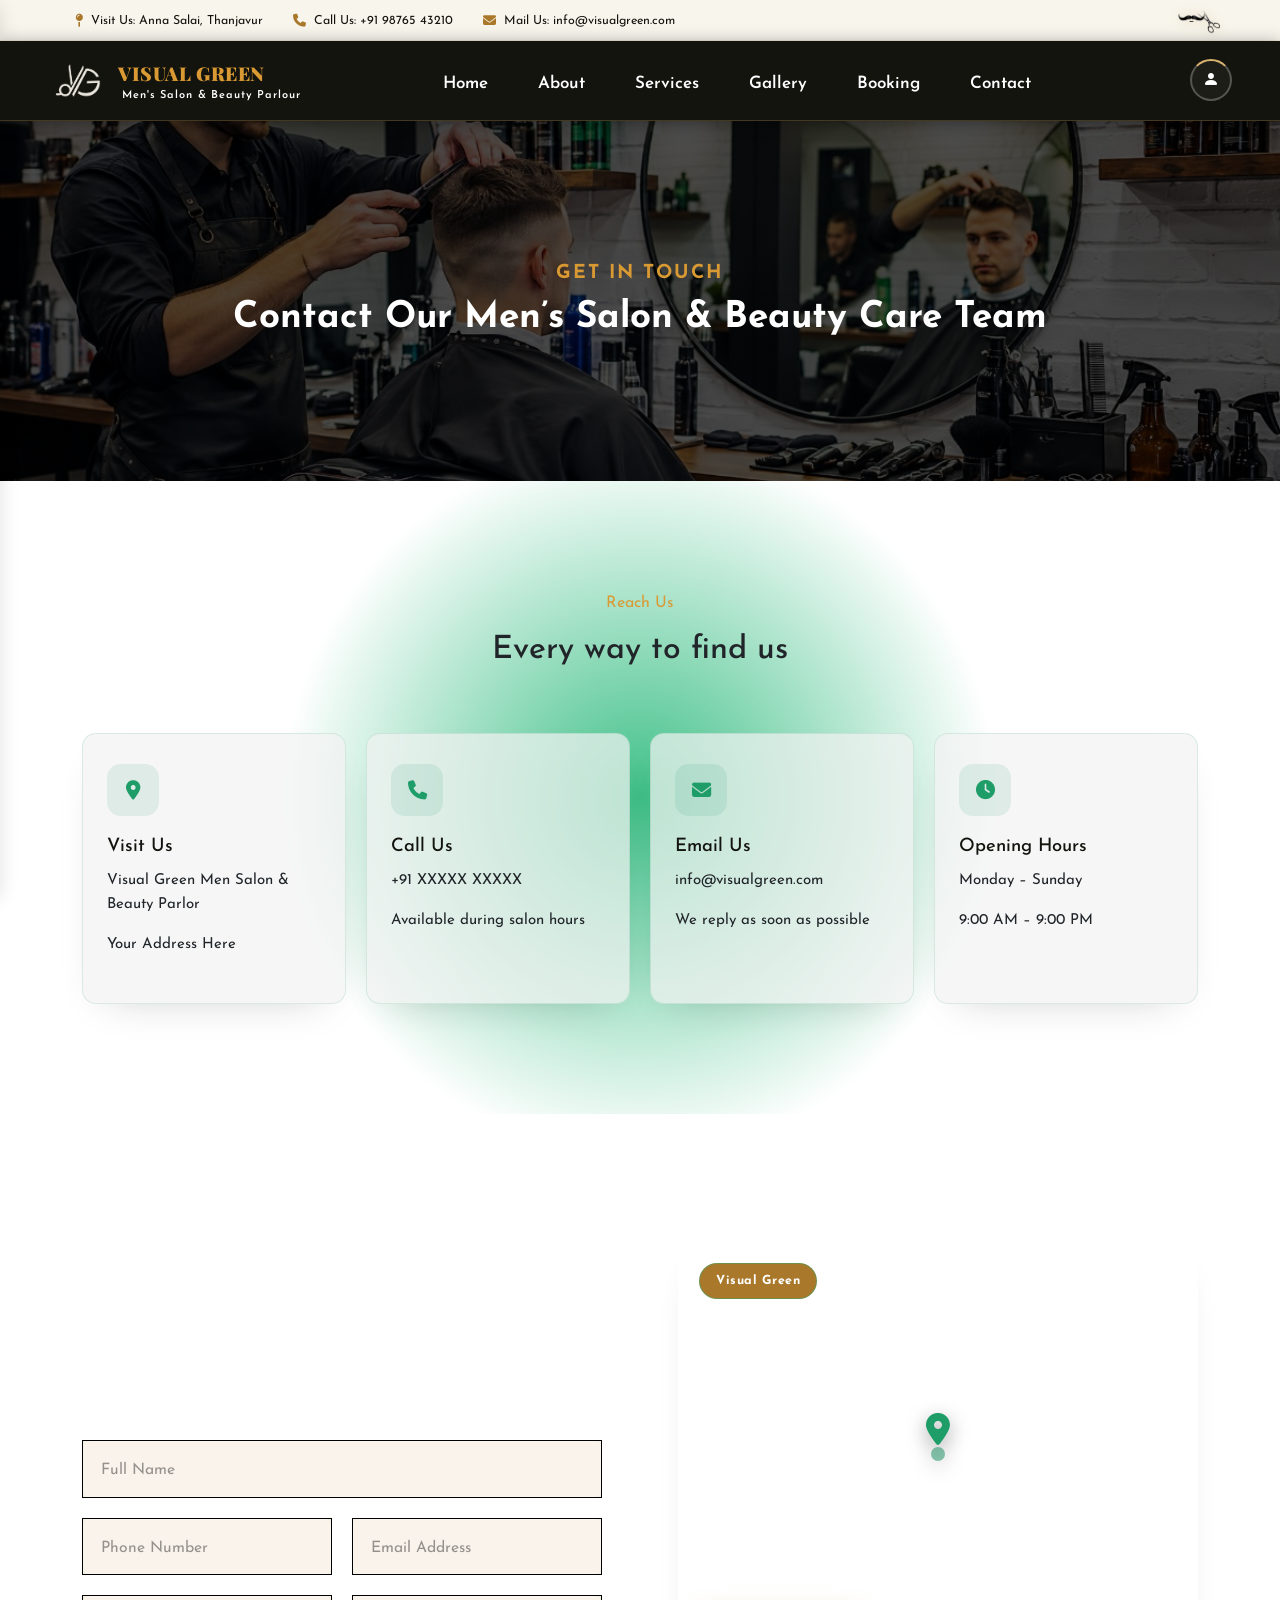
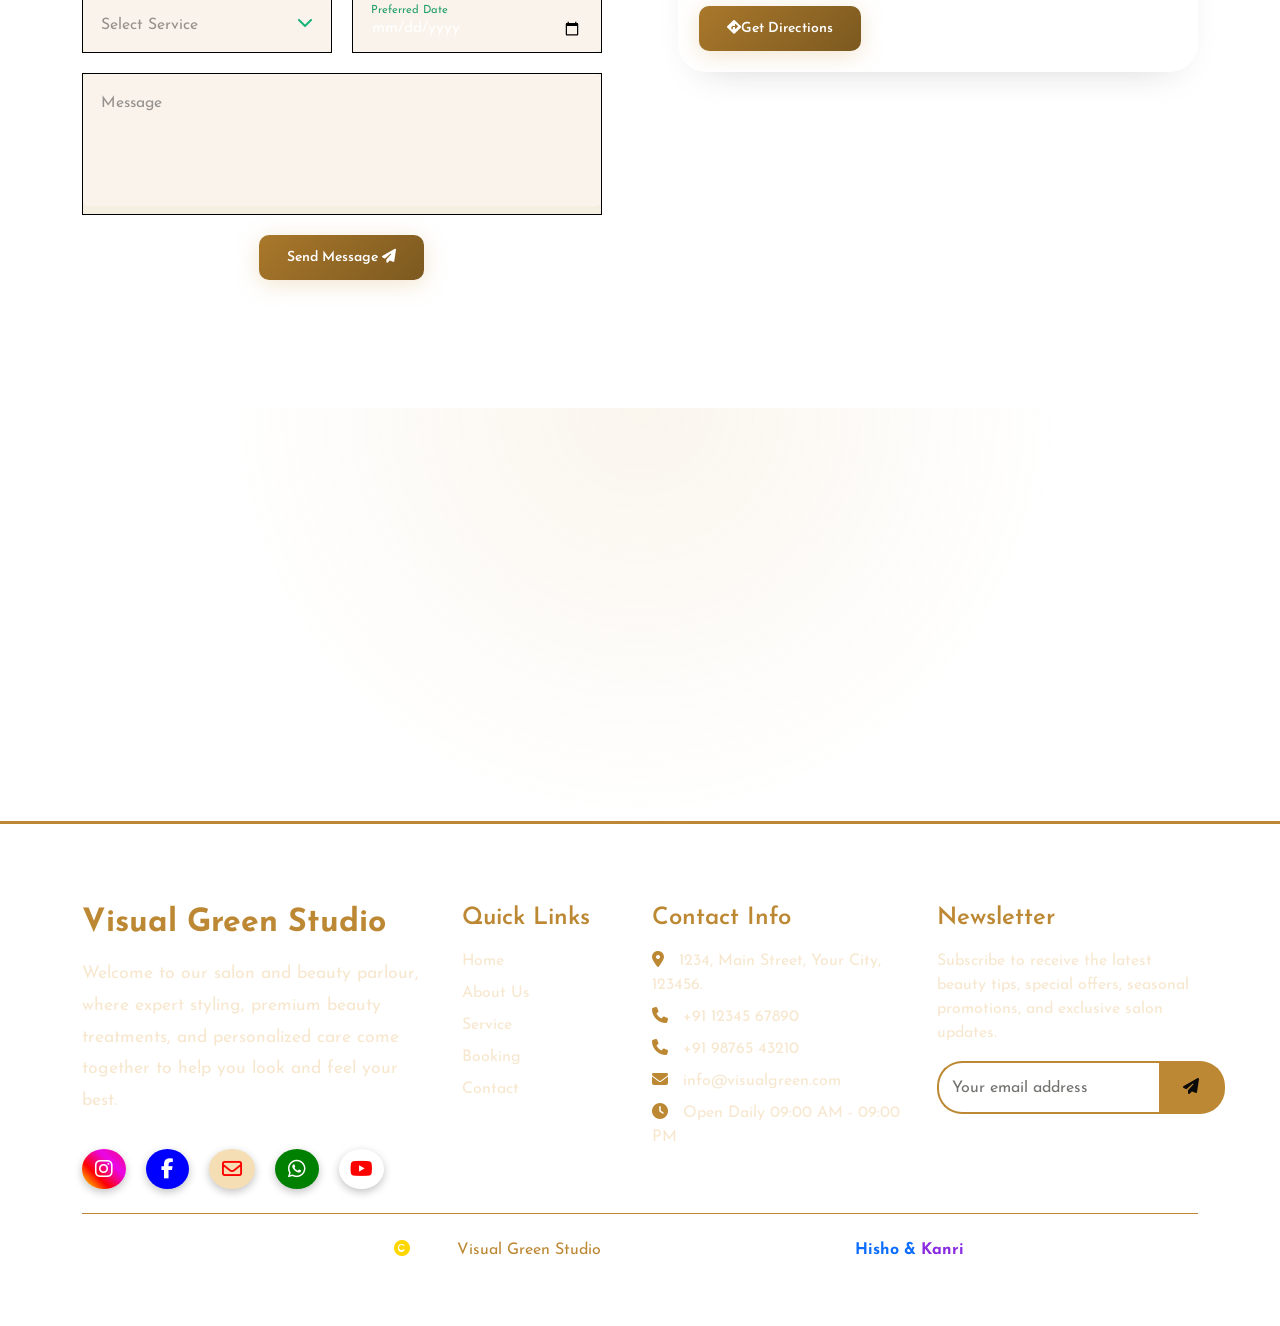
<file: contact.html>
<!DOCTYPE html>
<html lang="en">

<head>
    <meta charset="UTF-8" />
    <meta name="viewport" content="width=device-width, initial-scale=1" />
    <meta http-equiv="X-UA-Compatible" content="IE=edge" />
    <meta name="robots" content="index, follow, max-image-preview:large, max-snippet:-1, max-video-preview:-1" />
    <meta name="language" content="English" />
    <meta name="author" content="Visual Green" />
    <meta name="publisher" content="Visual Green" />
    <meta name="distribution" content="global" />

    <!-- Title & Canonical -->
    <title> Visual Green | Premium Men's Salon & Beauty Parlour </title>
    <link rel="canonical" href="https://visualgreen.com/" />

    <!-- Description & Keywords -->
    <meta name="description" content="Visual Green is a premium Men's Salon & Beauty Parlour offering expert haircuts, beard grooming, spa treatments and luxury styling in an elegant black, gold and green ambience." />
    <meta name="keywords" content="men's salon, men's beauty parlour, barbershop, haircut, beard grooming, hair spa, grooming lounge, luxury salon, Visual Green, men's spa, hair styling" />
    <meta name="copyright" content="Visual Green" />

    <!-- CSS Preload -->
    <link rel="stylesheet" href="assets/css/visual.css">


    <link rel="icon" href="assets/img/common-img/comapny-logo.png" type="image/png">

    <!--Google font-->
    <link rel="preconnect" href="https://fonts.googleapis.com">
    <link rel="preconnect" href="https://fonts.gstatic.com" crossorigin>
    <link href="https://fonts.googleapis.com/css2?family=Josefin+Sans:ital,wght@0,100..700;1,100..700&family=Playfair+Display:wght@600;700;800;900&display=swap" rel="stylesheet">

    <!--Font Awesome-->
    <link rel="stylesheet" href="https://cdnjs.cloudflare.com/ajax/libs/font-awesome/6.7.1/css/all.min.css"
        integrity="sha512-5Hs3dF2AEPkpNAR7UiOHba+lRSJNeM2ECkwxUIxC1Q/FLycGTbNapWXB4tP889k5T5Ju8fs4b1P5z/iB4nMfSQ=="
        crossorigin="anonymous" referrerpolicy="no-referrer" />

    <!--Bootstrap-->
    <link href="https://cdn.jsdelivr.net/npm/bootstrap@5.3.3/dist/css/bootstrap.min.css" rel="stylesheet"
        integrity="sha384-QWTKZyjpPEjISv5WaRU9OFeRpok6YctnYmDr5pNlyT2bRjXh0JMhjY6hW+ALEwIH" crossorigin="anonymous">

    <!-- Bootstrap Icons -->
    <link rel="stylesheet" href="https://cdn.jsdelivr.net/npm/bootstrap-icons/font/bootstrap-icons.css">

    <!-- AOS CSS -->
    <link rel="stylesheet" href="https://cdn.jsdelivr.net/npm/aos@2.3.4/dist/aos.css">
    <style>
        /* ---------------------------------------------------------
          1. CONTACT INFO
         --------------------------------------------------------- */
        .contact_info_section {
            padding-block: clamp(70px, 9vw, 110px);
            background: radial-gradient(circle, var(--c-emerald-light), transparent 50%);

        }

        .contact_info_grid {
            display: grid;
            grid-template-columns: repeat(4, 1fr);
            gap: 24px;
        }

        .contact_info_card {
            background: rgba(243, 243, 243, 0.7);
            backdrop-filter: blur(10px);
            border: 1px solid rgba(15, 139, 95, 0.12);
            border-radius: var(--radius-md);
            padding: 34px 28px;
            box-shadow: var(--shadow-card);
            transition: transform 0.4s var(--vg-ease), border-color 0.4s var(--vg-ease), box-shadow 0.4s var(--vg-ease);
        }

        .contact_info_card:hover {
            transform: translateY(-8px);
            border-color: var(--green-bright);
            box-shadow: 0 26px 50px -20px rgba(15, 139, 95, 0.4);
        }

        .contact_info_icon {
            width: 52px;
            height: 52px;
            border-radius: 14px;
            display: flex;
            align-items: center;
            justify-content: center;
            background: rgba(15, 139, 95, 0.1);
            color: var(--green-bright);
            font-size: 1.2rem;
            margin-bottom: 20px;
            transition: transform 0.4s var(--vg-ease), background 0.4s var(--vg-ease);
        }

        .contact_info_card:hover .contact_info_icon {
            transform: rotate(-8deg) scale(1.08);
            background: var(--green-bright);
            color: var(--white);
        }

        .contact_info_card h3 {
            font-size: 1.15rem;
            margin-bottom: 10px;
            color: var(--black);
        }

        .contact_info_card p {
            color: var(--c-grey);
            font-size: 0.94rem;
            line-height: 1.6;
        }

        /* =====================================================================
         RESPONSIVE MEDIA QUERIES
        ===================================================================== */
        /* ----- Large desktops / wide screens (≤1440px) ----- */
        @media (max-width: 1440px) {
            .contact_info_grid {
                gap: 20px;
            }

            .contact_info_card {
                padding: 30px 24px;
            }
        }

        /* ----- Small laptops / large tablets (≤1200px) ----- */
        @media (max-width: 1200px) {
            .contact_info_grid {
                grid-template-columns: repeat(2, 1fr);
                gap: 22px;
            }
        }

        /* ----- Tablets (≤992px) ----- */
        @media (max-width: 992px) {
            .contact_info_section {
                padding-block: clamp(56px, 8vw, 90px);
            }

            .contact_info_card {
                padding: 28px 22px;
            }

            .contact_info_icon {
                width: 48px;
                height: 48px;
                font-size: 1.1rem;
                margin-bottom: 16px;
            }
        }

        /* ----- Small tablets / large phones (≤768px) ----- */
        @media (max-width: 768px) {
            .contact_info_grid {
                grid-template-columns: 1fr;
                gap: 18px;
            }

            .contact_info_card {
                text-align: center;
            }

            .contact_info_icon {
                margin-inline: auto;
            }

            .contact_info_card h3 {
                font-size: 1.05rem;
            }

            .contact_info_card p {
                font-size: .9rem;
            }
        }

        /* ----- Mobile phones (≤576px) ----- */
        @media (max-width: 576px) {
            .contact_info_section {
                padding-block: 48px;
            }

            .contact_info_card {
                padding: 24px 18px;
                border-radius: 12px;
            }

            .contact_info_icon {
                width: 44px;
                height: 44px;
                font-size: 1rem;
                border-radius: 12px;
            }
        }

        /* ----- Extra small phones (≤400px) ----- */
        @media (max-width: 400px) {
            .contact_info_card {
                padding: 20px 14px;
            }

            .contact_info_card h3 {
                font-size: 1rem;
            }

            .contact_info_card p {
                font-size: .85rem;
            }
        }

        /* ---------------------------------------------------------
          2.CONTACT FORM + MAP
        --------------------------------------------------------- */
        .contact_form_map_section {
            padding-block: clamp(80px, 10vw, 130px);
            background: white;
        }

        .contact_form_map_grid {
            display: grid;
            grid-template-columns: 1fr 1fr;
            gap: clamp(40px, 6vw, 80px);
            align-items: stretch;
        }

        .contact_form_col .home_section_title {
            margin-bottom: 30px;
            max-width: none;
        }

        .contact_form {
            display: flex;
            flex-direction: column;
            gap: 20px;
        }

        .contact_form_field {
            position: relative;
            border: 1px solid black;
            background: var(--black-3);
        }

        .contact_form_field_row {
            display: grid;
            grid-template-columns: 1fr 1fr;
            gap: 20px;
        }

        .contact_form_field input,
        .contact_form_field select,
        .contact_form_field textarea {
            width: 100%;
            background: rgba(255, 248, 248, 0.46);
            border: 1.5px solid rgba(255, 255, 255, 0.14);
            border-radius: var(--radius-sm);
            padding: 20px 18px 10px;
            color: var(--white);
            font-size: 0.98rem;
            transition: border-color 0.3s var(--vg-ease), background 0.3s var(--vg-ease), box-shadow 0.3s var(--vg-ease);
            resize: none;
        }

        .contact_form_field select {
            appearance: none;
            -webkit-appearance: none;
            background-image: url("data:image/svg+xml;utf8,<svg xmlns='http://www.w3.org/2000/svg' width='14' height='9' viewBox='0 0 14 9'><path d='M1 1l6 6 6-6' stroke='%2317B378' stroke-width='2' fill='none' stroke-linecap='round' stroke-linejoin='round'/></svg>");
            background-repeat: no-repeat;
            background-position: right 18px center;
            cursor: pointer;
        }

        .contact_form_field select option {
            background: var(--black);
            color: var(--white);
        }

        .contact_form_field textarea {
            min-height: 120px;
            padding-top: 26px;
        }

        .contact_form_field label {
            position: absolute;
            left: 18px;
            top: 18px;
            color: rgba(49, 47, 47, 0.5);
            font-size: 0.98rem;
            pointer-events: none;
            transition: top 0.25s var(--vg-ease), font-size 0.25s var(--vg-ease), color 0.25s var(--vg-ease);
        }

        .contact_form_field input:focus,
        .contact_form_field select:focus,
        .contact_form_field textarea:focus {
            outline: none;
            border-color: var(--green-bright);
            background: rgba(23, 179, 120, 0.06);
            box-shadow: 0 0 0 4px rgba(23, 179, 120, 0.14);
        }

        .contact_form_field input:focus~label,
        .contact_form_field input:not(:placeholder-shown)~label,
        .contact_form_field textarea:focus~label,
        .contact_form_field textarea:not(:placeholder-shown)~label,
        .contact_form_field select:focus~label,
        .contact_form_field select:valid~label {
            top: 7px;
            font-size: 0.7rem;
            color: var(--green-bright);
        }

        .contact_form_field input[type="date"]~label {
            top: 7px;
            font-size: 0.7rem;
            color: var(--green-bright);
        }

        .contact_form_field_error {
            display: none;
            margin-top: 6px;
            font-size: 0.78rem;
            color: #ff7a7a;
            padding-left: 4px;
        }

        .contact_form_field.is-invalid input,
        .contact_form_field.is-invalid select,
        .contact_form_field.is-invalid textarea {
            border-color: #ff7a7a;
        }

        .contact_form_field.is-invalid .contact_form_field_error {
            display: block;
        }
        .contact_form_submit {
            margin-top: 6px;
            align-self: flex-start;
        }

        .contact_form_success {
            display: none;
            align-items: flex-start;
            gap: 14px;
            margin-top: 10px;
            padding: 18px 20px;
            border-radius: var(--radius-sm);
            background: rgba(23, 179, 120, 0.1);
            border: 1px solid rgba(23, 179, 120, 0.35);
            color: var(--white);
        }

        .contact_form_success.is-visible {
            display: flex;
            animation: homeFadeUp 0.5s var(--vg-ease);
        }

        .contact_form_success i {
            color: var(--green-bright);
            font-size: 1.3rem;
            margin-top: 2px;
        }

        .contact_form_success p {
            color: var(--c-surface);
            font-size: 0.9rem;
            margin-top: 4px;
        }

        /* Map */
        .contact_form_map_col {
            display: flex;
        }

        .contact_form_map_frame {
            position: relative;
            width: 100%;
            border-radius: var(--radius-lg);
            overflow: hidden;
            min-height: 420px;
            border: 1px solid rgba(255, 255, 255, 0.1);
            box-shadow: var(--shadow-card);
        }

        .contact_form_map_embed {
            width: 100%;
            height: 100%;
            min-height: 420px;
            border: 0;
            filter: grayscale(0.3) contrast(1.05);
        }

        .contact_form_map_marker {
            position: absolute;
            top: 50%;
            left: 50%;
            translate: -50% -100%;
            color: var(--c-emerald);
            font-size: 2rem;
            filter: drop-shadow(0 6px 10px rgba(0, 0, 0, 0.35));
        }

        .contact_form_map_marker_pulse {
            position: absolute;
            left: 50%;
            bottom: -4px;
            translate: -50% 0;
            width: 14px;
            height: 14px;
            border-radius: 50%;
            background: rgba(15, 139, 95, 0.5);
            animation: homePulse 2.2s ease-out infinite;
        }

        .contact_form_map_badge {
            position: absolute;
            top: 20px;
            left: 20px;
            background:var(--gold);
            color: var(--white);
            padding: 8px 16px;
            border-radius: 100px;
            font-size: 0.78rem;
            font-weight: 700;
            letter-spacing: 0.04em;
            border: 1px solid rgba(23, 179, 120, 0.4);
        }

        .contact_form_map_directions {
            position: absolute;
            bottom: 20px;
            left: 20px;
            padding: 12px 22px;
            font-size: 0.85rem;
        }

        @media (prefers-reduced-motion: reduce) {
            .contact_form_success.is-visible {
                animation: none;
            }

            .contact_form_map_marker_pulse {
                animation: none;
            }

            .home_header_btn-hero-primary {
                transition: none;
            }
        }

        /* ---------------------------------------------------------
        MEDIA QUERIES — all breakpoints
        --------------------------------------------------------- */
        /* Large desktops / wide screens */
        @media (min-width: 1440px) {
            .container {
                width: min(1320px, 90%);
            }

            .contact_form_map_frame,
            .contact_form_map_embed {
                min-height: 480px;
            }
        }

        /* Small desktops / laptops */
        @media (max-width: 1199px) {
            .contact_form_map_grid {
                gap: clamp(32px, 5vw, 56px);
            }
        }

        /* Tablets */
        @media (max-width: 991px) {
            .contact_form_map_grid {
                grid-template-columns: 1fr;
            }

            .contact_form_map_col {
                order: -1;
            }

            .contact_form_map_frame,
            .contact_form_map_embed {
                min-height: 340px;
            }
        }

        /* Large phones / small tablets */
        @media (max-width: 767px) {
            .contact_form_map_section {
                padding-block: clamp(56px, 12vw, 90px);
            }

            .contact_form_field_row {
                grid-template-columns: 1fr;
                gap: 16px;
            }

            .home_section_title {
                margin-bottom: 20px;
            }

            .contact_form_submit {
                align-self: stretch;
            }

            .contact_form_submit.home_header_btn-hero-primary {
                width: 100%;
                justify-content: center;
            }

            .contact_form_map_directions {
                left: 16px;
                bottom: 16px;
                padding: 11px 18px;
                font-size: 0.8rem;
            }

            .contact_form_map_badge {
                top: 16px;
                left: 16px;
                padding: 7px 14px;
                font-size: 0.72rem;
            }
        }

        /* Phones */
        @media (max-width: 479px) {
            .container {
                width: 94%;
            }

            .contact_form_field input,
            .contact_form_field select,
            .contact_form_field textarea {
                padding: 18px 14px 9px;
                font-size: 0.92rem;
            }

            .contact_form_field label {
                left: 14px;
            }

            .contact_form_map_frame,
            .contact_form_map_embed {
                min-height: 260px;
            }

            .contact_form_success {
                flex-direction: column;
                gap: 8px;
                padding: 16px;
            }
        }

        /* Very small phones */
        @media (max-width: 360px) {
            .home_section_title {
                font-size: 1.5rem;
            }

            .home_header_btn-hero-primary {
                padding: 13px 20px;
                font-size: 0.86rem;
            }
        }

        /*---------------------  3.FINAL CTA ------------------------ */
        .contact_final_cta_section {
            position: relative;
            overflow: hidden;
            padding-block: clamp(90px, 12vw, 150px);
            color: var(--white);
        }

        .contact_final_cta_bg {
            position: absolute;
            inset: 0;
            background: linear-gradient(120deg, #081310 0%, #0F8B5F 55%, #081310 100%);
            background-size: 220% 220%;
            animation: homeBgPan 18s ease-in-out infinite;
        }

        .contact_final_cta_overlay {
            position: absolute;
            inset: 0;
            background: radial-gradient(circle at 50% 30%, rgba(0, 0, 0, 0.15), rgba(0, 0, 0, 0.65) 80%);
        }

        .contact_final_line_art {
            position: absolute;
            width: 140px;
            color: rgba(255, 255, 255, 0.14);
            z-index: 1;
        }

        .contact_final_line_art--1 {
            top: 8%;
            left: 4%;
            animation: homeDriftSlow 12s ease-in-out infinite;
        }

        .contact_final_line_art--2 {
            bottom: 10%;
            right: 5%;
            width: 200px;
            animation: homeDriftSlow 14s ease-in-out infinite reverse;
        }

        .contact_final_cta_content {
            position: relative;
            z-index: 2;
            display: flex;
            justify-content: center;
        }

        .contact_final_glow_border {
            position: relative;
            max-width: 720px;
            text-align: center;
            padding: clamp(40px, 6vw, 64px);
            border-radius: var(--radius-lg);
            background: rgba(255, 255, 255, 0.06);
            backdrop-filter: blur(14px);
            border: 1px solid rgba(255, 255, 255, 0.14);
        }

        .contact_final_glow_border::before {
            content: "";
            position: absolute;
            inset: -1.5px;
            border-radius: inherit;
            padding: 1.5px;
            background: conic-gradient(from 0deg, var(--green-bright), transparent 30%, transparent 70%, var(--green-bright));
            -webkit-mask: linear-gradient(#000 0 0) content-box, linear-gradient(#000 0 0);
            -webkit-mask-composite: xor;
            mask-composite: exclude;
            animation: homeSpin 6s linear infinite;
            z-index: -1;
        }

        .contact_final_cta_title {
            font-size: clamp(2rem, 4vw, 2.9rem);
            line-height: 1.15;
            margin: 0;
        }

        .contact_final_cta_text {
            margin-top: 18px;
            color: var(--c-surface);
            font-size: 1.05rem;
            line-height: 1.7;
            max-width: 46ch;
            margin-inline: auto;
        }

        /* ---------------------------------------------------------
        MEDIA QUERIES — all breakpoints
        --------------------------------------------------------- */
        /* Large desktops / wide screens */
        @media (min-width: 1440px) {
            .container {
                width: min(1320px, 90%);
            }

            .contact_final_glow_border {
                max-width: 800px;
            }
        }

        /* Small desktops / laptops */
        @media (max-width: 1199px) {
            .contact_final_line_art--1 {
                width: 110px;
            }

            .contact_final_line_art--2 {
                width: 160px;
            }
        }

        /* Tablets */
        @media (max-width: 991px) {
            .contact_final_glow_border {
                max-width: 600px;
            }

            .contact_final_line_art--1 {
                top: 5%;
                left: 2%;
            }

            .contact_final_line_art--2 {
                bottom: 6%;
                right: 2%;
            }
        }

        /* Large phones / small tablets */
        @media (max-width: 767px) {
            .contact_final_cta_section {
                padding-block: clamp(64px, 14vw, 100px);
            }

            .contact_final_glow_border {
                padding: clamp(32px, 8vw, 48px);
                border-radius: calc(var(--vg-radius-lg) - 6px);
            }

            .contact_final_cta_section .home_hero_btn {
                flex-direction: column;
                align-items: stretch;
                gap: 12px;
            }

            .home_header_hero-btns {
                justify-content: center;
                width: 100%;
            }

            /* decorative line art gets in the way of the card on narrow screens */
            .contact_final_line_art {
                opacity: 0.6;
                width: 90px;
            }
        }

        /* Phones */
        @media (max-width: 479px) {
            .container {
                width: 94%;
            }

            .contact_final_cta_title {
                font-size: 1.6rem;
            }

            .contact_final_cta_text {
                font-size: 0.95rem;
            }

            .contact_final_line_art--1,
            .contact_final_line_art--2 {
                display: none;
            }

            .home_header_hero-btns {
                padding: 13px 20px;
                font-size: 0.86rem;
            }
        }

        /* Very small phones */
        @media (max-width: 360px) {
            .contact_final_glow_border {
                padding: 26px 18px;
            }

            .contact_final_cta_title {
                font-size: 1.4rem;
            }
        }
    </style>
</head>

<body>

    <!-- Start Header Top Area -->
    <div class="header-top px-3 px-md-5 pt-2 pb-1" id="top">
        <div class="container-fluid">
            <div class="d-flex justify-content-between align-items-center">

                <!-- Left Content -->
                <div class="contact-info d-flex align-items-center flex-wrap">
                    <a href="#">
                        <i class="fa-solid fa-map-pin"></i>
                        Visit Us: Anna Salai, Thanjavur
                    </a>
                    <a href="tel:+919876543210">
                        <i class="fas fa-phone"></i>
                        Call Us: +91 98765 43210
                    </a>
                    <a href="mailto:info@visualgreen.com">
                        <i class="fas fa-envelope"></i>
                        Mail Us: info@visualgreen.com
                    </a>
                </div>

                <!-- Right Side Icon -->
                <div class="dubai-icon ">
                    <img src="assets/img/common/design-img1.png" alt="Visual Green Salon">
                </div>

            </div>
        </div>
    </div>

    <!-- Start NavBar Area -->
    <nav id="Navbar" class="navbar px-3 px-md-5 py-1 py-md-2" style="min-height:64px;">

        <div class="website-name">
            <div class="logo-img">
                <img src="assets/img/common/logo-bg.png" alt="Visual Green logo">
            </div>

            <div class="logo-text pt-0 pt-md-1">
                <h1> Visual Green </h1>
                <h2 class="pt-1 ps-1"> Men's Salon &amp; Beauty Parlour </h2>
            </div>
        </div>

        <div class="navbar-item">
            <div class="navbar-menu pe-5 pt-3">
                <ul class="navbar-menu-links text-white">

                    <a href="index.html">
                        <li>Home</li>
                    </a>
                    <a href="about.html">
                        <li>About</li>
                    </a>
                    <a href="services.html">
                        <li>Services</li>
                    </a>
                    <a href="gallery.html">
                        <li>Gallery</li>
                    </a>
                    <a href="booking.html">
                        <li>Booking</li>
                    </a>
                    <a href="contact.html">
                        <li>Contact</li>
                    </a>

                </ul>
            </div>
        </div>

        <div class="navbar-right d-flex align-items-center gap-3">
            <a href="login.html" class="login-btn" aria-label="Login">
                <span class="login-btn-ring"></span>
                <i class="bi bi-person-fill"></i>
            </a>

            <a href="contact.html#contact" class="media-service pe-2">
                <i class="fas fa-calendar-check media-service-icon"></i>
            </a>

            <div class="navbar-menu-toggle ps-1" id="navbarMenuToggle" role="button" tabindex="0"
                aria-label="Open menu" aria-expanded="false" aria-controls="sideNavbar">
                <i class="bi bi-list"></i>
            </div>
        </div>

    </nav>

    <!-- Start Side Navbar Area -->
    <aside class="side-navbar" id="sideNavbar">
        <div class="side-navbar-title">
            <div></div>
            <p class="cross-symbol" id="closeSideNavbar" role="button" tabindex="0" aria-label="Close menu">
                <i class="fa fa-times" aria-hidden="true"></i>
            </p>
        </div>

        <div class="side-navbar-logo">
            <img src="assets/img/common/side-bar-img.png" alt="Visual Green full logo">
        </div>

        <div class="side-navbar-links">
            <p class="side-navbar-link"><a href="index.html"> Home </a></p>
            <p class="side-navbar-link"><a href="about.html"> About </a></p>
            <p class="side-navbar-link"><a href="services.html"> Services </a></p>
            <p class="side-navbar-link"><a href="gallery.html"> Gallery </a></p>
            <p class="side-navbar-link"><a href="booking.html"> Booking </a></p>
            <p class="side-navbar-link"><a href="contact.html"> Contact </a></p>
        </div>

        <div class="side-navbar-bottom-img">
            <img src="assets/img/common/design-img2.png" alt="Visual Green" class="mb-4">
        </div>
    </aside>

    <!-- Backdrop/overlay behind the side navbar -->
    <div class="side-navbar-overlay" id="sideNavbarOverlay"></div>
    <!-- ─── Contact Header ─── -->
    <section class="saloon-page-header" style="background: linear-gradient(rgba(0, 0, 0, 0.7), rgba(0, 0, 0, 0.7)), url(assets/img/contact/contact-header.jpeg);">
        <div class="saloon-page-header-content">
            <h4>GET IN TOUCH</h4>
            <h1>Contact Our Men’s Salon & Beauty Care Team</h1>
        </div>
    </section>
    <main>
        <!-- ============  1.CONTACT INFORMATION ============ -->
        <section class="contact_info_section" id="info">
            <div class="container">
                <div class="section-head pb-5 text-center contact_reveal" data-aos="fade-up">
                    <p class="home_section_eyebrow" style="color: #da9a33">Reach Us</p>
                    <h2 class="home_section_title">Every way to find us</h2>
                    <p class="home_section_sub"></p>
                </div>
                <div class="contact_info_grid">
                    <article class="contact_info_card contact_reveal" data-reveal="fade-up" data-delay="0">
                        <div class="contact_info_icon"><i class="fa-solid fa-location-dot"></i></div>
                        <h3>Visit Us</h3>
                        <p>Visual Green Men Salon &amp; Beauty Parlor</p>
                        <p>Your Address Here</p>
                    </article>
                    <article class="contact_info_card contact_reveal" data-reveal="fade-up" data-delay="120">
                        <div class="contact_info_icon"><i class="fa-solid fa-phone"></i></div>
                        <h3>Call Us</h3>
                        <p>+91 XXXXX XXXXX</p>
                        <p>Available during salon hours</p>
                    </article>
                    <article class="contact_info_card contact_reveal" data-reveal="fade-up" data-delay="240">
                        <div class="contact_info_icon"><i class="fa-solid fa-envelope"></i></div>
                        <h3>Email Us</h3>
                        <p>info@visualgreen.com</p>
                        <p>We reply as soon as possible</p>
                    </article>
                    <article class="contact_info_card contact_reveal" data-reveal="fade-up" data-delay="360">
                        <div class="contact_info_icon"><i class="fa-solid fa-clock"></i></div>
                        <h3>Opening Hours</h3>
                        <p>Monday &ndash; Sunday</p>
                        <p>9:00 AM &ndash; 9:00 PM</p>
                    </article>
                </div>
            </div>
        </section>
        <!-- ============ 2.CONTACT FORM + MAP ============ -->
        <section class="contact_form_map_section" id="form">
            <div class="container">
                <div class="contact_form_map_grid">
                    <span class=contact_form_leftsection>
                        <div class="contact_form_col-6 contact_reveal" data-reveal="fade-right">
                            <div class="section-head pb-5 text-center contact_reveal" data-aos="fade-up">
                                <p class="home_section_eyebrow" style="color: #da9a33">Fill this Form</p>
                                <h2 class="home_section_title">Tell us what you need</h2>
                                <p class="home_section_sub">Fill in your details and preferred service, and our team will reach out to confirm your booking.</p>
                            </div>
                            <form class="contact_form" id="contactForm" novalidate>
                                <div class="contact_form_field">
                                    <input type="text" id="fullName" name="fullName" placeholder=" " required>
                                    <label for="fullName">Full Name</label>
                                    <span class="contact_form_field_error">Please enter your name</span>
                                </div>
                                <div class="contact_form_field_row">
                                    <div class="contact_form_field">
                                        <input type="tel" id="phone" name="phone" placeholder=" " required
                                            pattern="[0-9+\-\s]{7,15}">
                                        <label for="phone">Phone Number</label>
                                        <span class="contact_form_field_error">Enter a valid phone number</span>
                                    </div>
                                    <div class="contact_form_field">
                                        <input type="email" id="email" name="email" placeholder=" " required>
                                        <label for="email">Email Address</label>
                                        <span class="contact_form_field_error">Enter a valid email</span>
                                    </div>
                                </div>
                                <div class="contact_form_field_row">
                                    <div class="contact_form_field contact_form_field_select">
                                        <select id="service" name="service" required>
                                            <option value="" disabled selected hidden></option>
                                            <option value="Haircut">Haircut</option>
                                            <option value="Hair Styling">Hair Styling</option>
                                            <option value="Beard Grooming">Beard Grooming</option>
                                            <option value="Facial">Facial</option>
                                            <option value="Hair Spa">Hair Spa</option>
                                            <option value="Complete Grooming">Complete Grooming</option>
                                            <option value="Other">Other</option>
                                        </select>
                                        <label for="service">Select Service</label>
                                        <span class="contact_form_field_error">Please choose a service</span>
                                    </div>
                                    <div class="contact_form_field">
                                        <input type="date" id="prefDate" name="prefDate" placeholder=" " required>
                                        <label for="prefDate">Preferred Date</label>
                                        <span class="contact_form_field_error">Please choose a date</span>
                                    </div>
                                </div>
                                <div class="contact_form_field">
                                    <textarea id="message" name="message" rows="4" placeholder=" " required></textarea>
                                    <label for="message">Message</label>
                                    <span class="contact_form_field_error">Tell us a little about what you need</span>
                                </div>
                                <div class="home_header_hero-btns justify-content-center" type="submit">
                                    <a class="home_header_btn-hero-primary salon-cut-btn" href="#book">
                                        <span class="btn-text">Send Message</span>
                                        <i class="fa-solid fa-paper-plane" aria-hidden="true"></i>
                                    </a>
                                </div>
                                <div class="contact_form_success" id="contactFormSuccess" role="status" aria-live="polite">
                                    <i class="fa-solid fa-circle-check"></i>
                                    <div>
                                        <strong>Message sent</strong>
                                        <p>Thanks &mdash; our team will get back to you shortly.</p>
                                    </div>
                                </div>
                            </form>
                        </div>
                    </span>
                    <div class="contact_form_map_col-5 contact_reveal" data-reveal="fade-left">
                        <div class="contact_form_map_frame">
                            <iframe class="contact_form_map_embed" title="Visual Green location map"
                                src="https://www.google.com/maps?q=salon&output=embed" loading="lazy"
                                referrerpolicy="no-referrer-when-downgrade">
                            </iframe>
                            <div class="contact_form_map_marker" aria-hidden="true">
                                <span class="contact_form_map_marker_pulse"></span>
                                <i class="fa-solid fa-location-dot"></i>
                            </div>
                            <div class="contact_form_map_badge">Visual Green</div>
                            <div class="home_header_hero-btns">
                                <a href="https://www.google.com/maps" target="_blank" rel="noopener" class="home_header_btn-hero-primary  contact_form_map_directions">
                                    <i class="fa-solid fa-diamond-turn-right"></i><span class="btn-text">Get Directions</span>
                                </a>
                            </div>
                        </div>
                    </div>
                </div>
            </div>
        </section>
        <!-- ============ HELP / CONTACT SECTION ============ -->
        <section class="home_contact_section py-5 px-2" id="contact">
            <div class="container">
                <div class="section-head pb-5 text-center" data-aos="fade-up">
                    <p class="home_section_eyebrow" style="color: #da9a33">get in touch</p>
                    <h2 class="home_section_title">Need a help? <em>Let's talk.</em></h2>
                    <p class="home_section_sub pb-4">Schedule a meeting for discussion</p>
                    <p class="home_section_sub">Have a question about our services, pricing or booking a slot? Our
                        team is just a call or click away and typically responds within a few hours. Reach out and
                        we'll help you find the right treatment for your needs.</p>

                    <div class="home_header_hero-btns justify-content-center mt-4" data-aos="fade-up" data-aos-delay="200">

                        <a href="booking.html" class="home_header_btn-hero-primary salon-cut-btn">
                            <span class="btn-text">Click Here</span>
                            <span class="scissor-line"></span>
                            <span class="cut-spark">✂</span>
                        </a>

                        <a href="contact.html" class="home_header_btn-hero-outline salon-cut-btn">
                            <span class="btn-text" style="color: #694f01;">Call Us Now</span>
                            <span class="scissor-line"></span>
                            <span class="cut-spark">✂</span>
                        </a>

                    </div>
                </div>
            </div>
        </section>
    </main>
    
    <footer class="footer px-3">
        <div class="container">
            <div class="row">
                <div class="col-lg-4 mb-4">
                    <h3 class="footer-logo"> Visual Green Studio </h3>
                    <p class="footer-description">
                        Welcome to our salon and beauty parlour, where expert styling, premium beauty treatments, and personalized care come together to help you look and feel your best.
                    </p>

                    <div class="share-certificate">
                        <a href="#"> <i class="fa-brands fa-instagram" id="instagram"></i> </a>
                        <a href="#"> <i class="fa-brands fa-facebook-f" id="facebook"></i> </a>
                        <a href="#"> <i class="fa-regular fa-envelope" id="gmail"></i> </a>
                        <a href="#"> <i class="fa-brands fa-whatsapp" id="whatsapp"></i> </a>
                        <a href="#"> <i class="fab fa-youtube" id="youtube"></i> </a>
                    </div>
                </div>
                <div class="col-lg-2 col-md-6 mb-4">
                    <h4 class="footer-title">Quick Links</h4>
                    <a href="#" class="footer-link">Home</a>
                    <a href="#" class="footer-link">About Us</a>
                    <a href="#" class="footer-link">Service</a>
                    <a href="#" class="footer-link">Booking</a>
                    <a href="#" class="footer-link">Contact</a>
                </div>
                <div class="col-lg-3 col-md-6 mb-4">
                    <h4 class="footer-title">Contact Info</h4>
                    <p style="color: var(--secondary-gold); margin-bottom: 0.5rem;">
                        <i class="fas fa-map-marker-alt" style="margin-right: 10px; color: #bd8833"></i>
                        1234, Main Street, Your City, 123456.
                    </p>
                    <p style="color: var(--secondary-gold); margin-bottom: 0.5rem;">
                        <i class="fas fa-phone" style="margin-right: 10px; color: #bd8833"></i>
                        +91 12345 67890
                    </p>
                    <p style="color: var(--secondary-gold); margin-bottom: 0.5rem;">
                        <i class="fas fa-phone" style="margin-right: 10px; color: #bd8833"></i>
                        +91 98765 43210
                    </p>
                    <p style="color: var(--secondary-gold); margin-bottom: 0.5rem;">
                        <i class="fas fa-envelope" style="margin-right: 10px; color: #bd8833"></i>
                        info@visualgreen.com
                    </p>
                    <p style="color: var(--secondary-gold);">
                        <i class="fas fa-clock" style="margin-right: 10px; color: #bd8833"></i>
                        Open Daily 09:00 AM - 09:00 PM
                    </p>
                </div>
                <div class="col-lg-3 mb-4">
                    <h4 class="footer-title">Newsletter</h4>

                    <p style="color: var(--secondary-gold); margin-bottom: 1rem;">
                        Subscribe to receive the latest beauty tips, special offers, seasonal promotions, and exclusive salon updates.
                    </p>

                    <form class="newsletter-form">
                        <input type="email" class="newsletter-input" placeholder="Your email address">
                        <button type="submit" class="newsletter-btn">
                            <i class="fas fa-paper-plane"></i>
                        </button>
                    </form>
                </div>
            </div>

            <!-- Footer Bottom -->
            <div class="footer-bottom py-3">
                <p class="bottom-content px-md-5 mt-2"> Copyright <span style="color: gold;"><i class="fa-solid fa-copyright"></i></span> 2026 <a href="#" style="color: var(--primary-gold); text-decoration: none;"> Visual Green Studio </a>. All rights reserved. Developed by <a href="https://www.hiskan.com/" style="text-decoration: none; font-weight: 900"> Hisho & <span style="color: blueviolet;"> Kanri </span> </a> </p>

                <!-- Back to Top Button 
            <a href="#top"> <button class="back-to-top"> ↑ </button> </a> -->
            </div>
        </div>
    </footer>

    <script src="assets/js/main.js"></script>

    <!-- AOS JS -->
    <script src="https://cdn.jsdelivr.net/npm/aos@2.3.4/dist/aos.js"></script>
    <!-- Bootstrap JS and Popper.js -->
    <script src="https://cdn.jsdelivr.net/npm/@popperjs/core@2.11.6/dist/umd/popper.min.js"></script>
    <script src="https://cdn.jsdelivr.net/npm/bootstrap@5.3.0/dist/js/bootstrap.min.js"></script>
    <script src="https://cdn.jsdelivr.net/npm/bootstrap@5.3.3/dist/js/bootstrap.bundle.min.js"
        integrity="sha384-YvpcrYf0tY3lHB60NNkmXc5s9fDVZLESaAA55NDzOxhy9GkcIdslK1eN7N6jIeHz"
        crossorigin="anonymous"> </script>
    <script>
        AOS.init();
    </script>

    <script>
        
        document.addEventListener("DOMContentLoaded", function() {
            AOS.init();

            /*======================================
                SideBar Area JS
            =======================================*/

            var sidenavbar = document.getElementById("sideNavbar");
            var sidenavbarOverlay = document.getElementById("sideNavbarOverlay");
            var toggleBtn = document.getElementById("navbarMenuToggle");
            var closeBtn = document.getElementById("closeSideNavbar");

            if (!sidenavbar || !sidenavbarOverlay || !toggleBtn || !closeBtn) {
                return;
            }

            function shownavbar() {
                sidenavbar.classList.add("active");
                sidenavbarOverlay.classList.add("active");
                document.body.classList.add("no-scroll");
                toggleBtn.setAttribute("aria-expanded", "true");
            }

            function closenavbar() {
                sidenavbar.classList.remove("active");
                sidenavbarOverlay.classList.remove("active");
                document.body.classList.remove("no-scroll");
                toggleBtn.setAttribute("aria-expanded", "false");
            }

            // Toggle button (hamburger) - open sidebar
            toggleBtn.addEventListener("click", shownavbar);
            toggleBtn.addEventListener("keydown", function(e) {
                if (e.key === "Enter" || e.key === " ") {
                    e.preventDefault();
                    shownavbar();
                }
            });

            // Close (x) button
            closeBtn.addEventListener("click", closenavbar);
            closeBtn.addEventListener("keydown", function(e) {
                if (e.key === "Enter" || e.key === " ") {
                    e.preventDefault();
                    closenavbar();
                }
            });

            // Clicking the overlay/backdrop closes the sidebar
            sidenavbarOverlay.addEventListener("click", closenavbar);

            // Close when a nav link inside the sidebar is tapped (mobile UX)
            sidenavbar.querySelectorAll(".side-navbar-link a").forEach(function(link) {
                link.addEventListener("click", closenavbar);
            });

            // Close on Escape key for accessibility
            document.addEventListener("keydown", function(e) {
                if (e.key === "Escape") {
                    closenavbar();
                }
            });

            // Keep the sidebar/overlay state correct if the viewport is resized
            // past the breakpoint where the toggle button is hidden
            window.addEventListener("resize", function() {
                if (window.innerWidth > 1158) {
                    closenavbar();
                }
            });
        });
    
        /* ---------- 5. Contact form validation ---------- */
        const form = document.getElementById('contactForm');
        const successBox = document.getElementById('contactFormSuccess');

        if (form) {
            const fields = Array.from(form.querySelectorAll('.contact_form_field'));

            const validateField = (fieldEl) => {
                const input = fieldEl.querySelector('input, select, textarea');
                if (!input) return true;
                let valid = input.checkValidity();

                // Extra light phone check: digits length
                if (input.id === 'phone' && input.value.trim()) {
                    const digits = input.value.replace(/\D/g, '');
                    valid = valid && digits.length >= 7 && digits.length <= 15;
                }

                fieldEl.classList.toggle('is-invalid', !valid);
                return valid;
            };

            fields.forEach(fieldEl => {
                const input = fieldEl.querySelector('input, select, textarea');
                if (!input) return;
                input.addEventListener('blur', () => validateField(fieldEl));
                input.addEventListener('input', () => {
                    if (fieldEl.classList.contains('is-invalid')) validateField(fieldEl);
                });
            });

            form.addEventListener('submit', (e) => {
                e.preventDefault();

                let allValid = true;
                fields.forEach(fieldEl => {
                    const ok = validateField(fieldEl);
                    if (!ok) allValid = false;
                });

                if (!allValid) {
                    const firstInvalid = form.querySelector('.is-invalid input, .is-invalid select, .is-invalid textarea');
                    if (firstInvalid) firstInvalid.focus();
                    if (successBox) successBox.classList.remove('is-visible');
                    return;
                }

                // Simulate successful submission
                if (successBox) successBox.classList.add('is-visible');
                form.reset();
                fields.forEach(fieldEl => fieldEl.classList.remove('is-invalid'));

                window.setTimeout(() => {
                    if (successBox) {
                        successBox.scrollIntoView({
                            behavior: prefersReducedMotion ? 'auto' : 'smooth',
                            block: 'nearest'
                        });
                    }
                }, 50);
            });
        }
    </script>
</body>

</html>
</file>
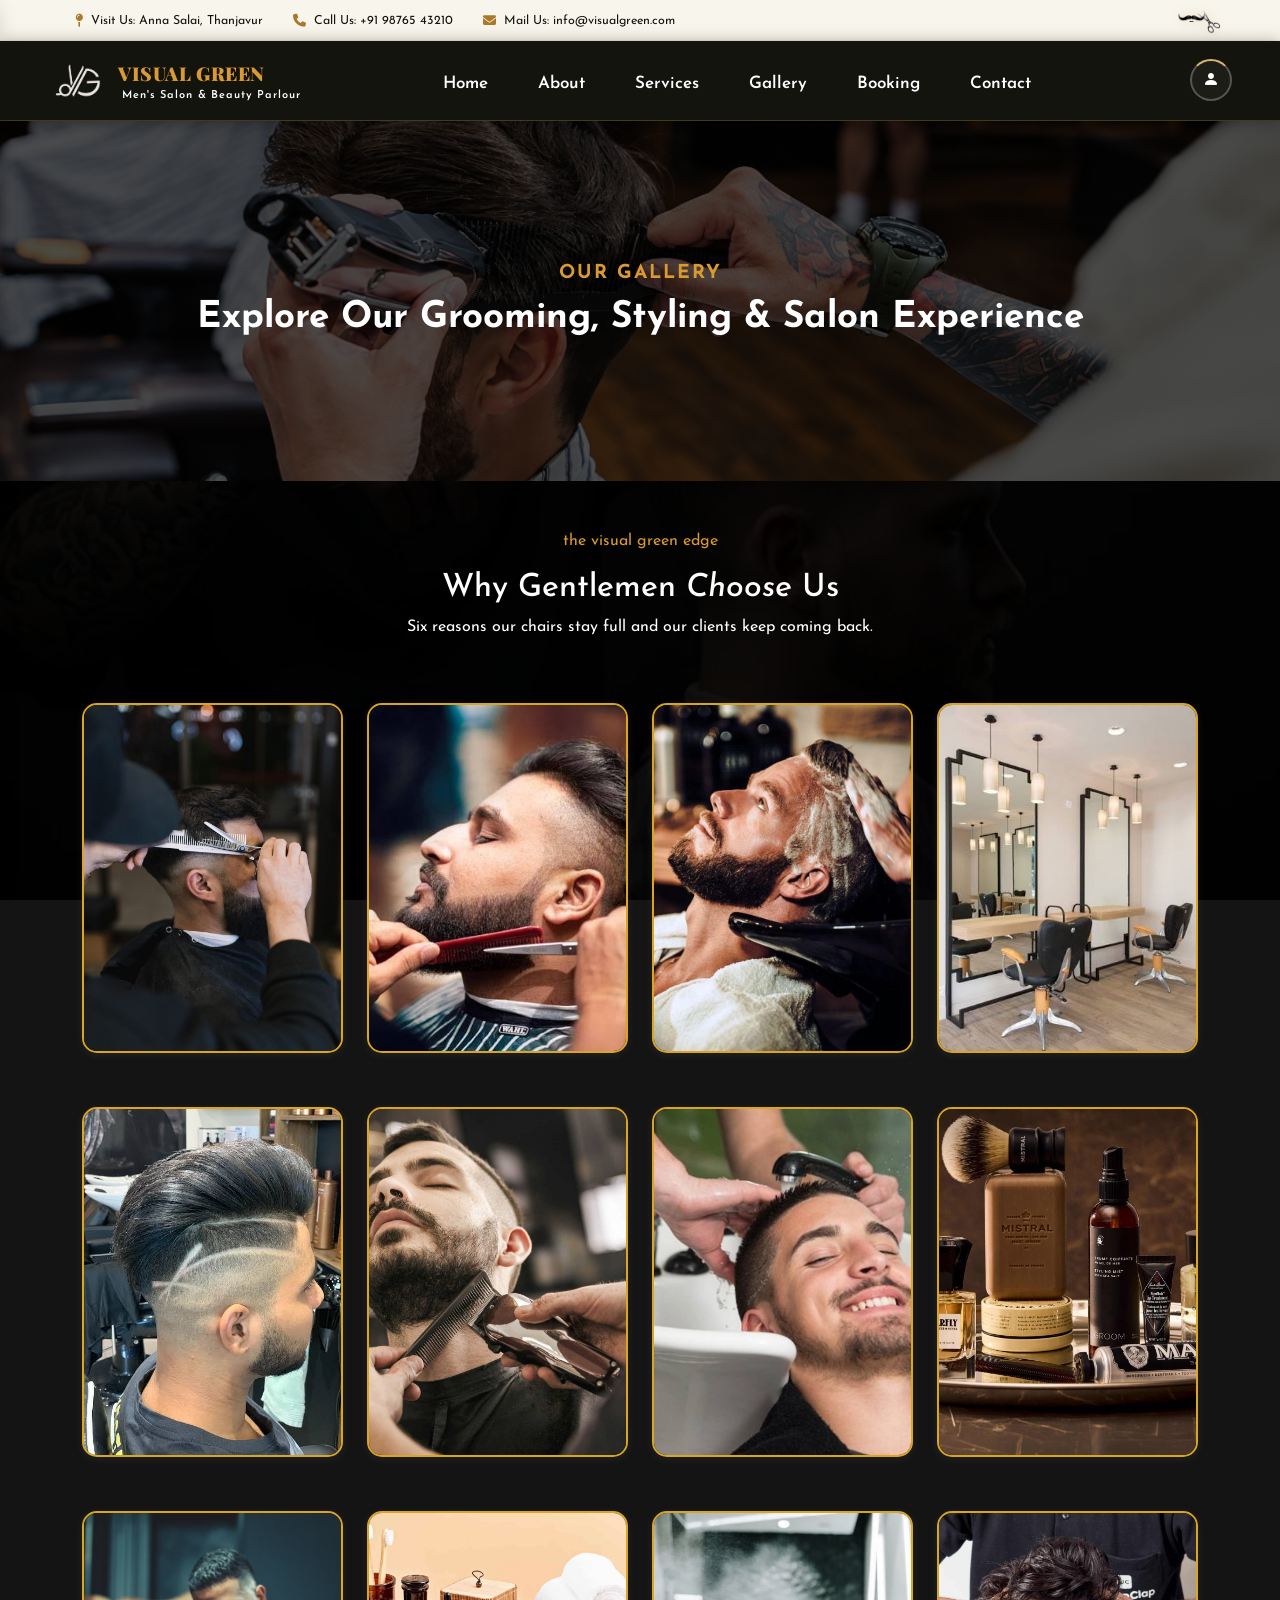
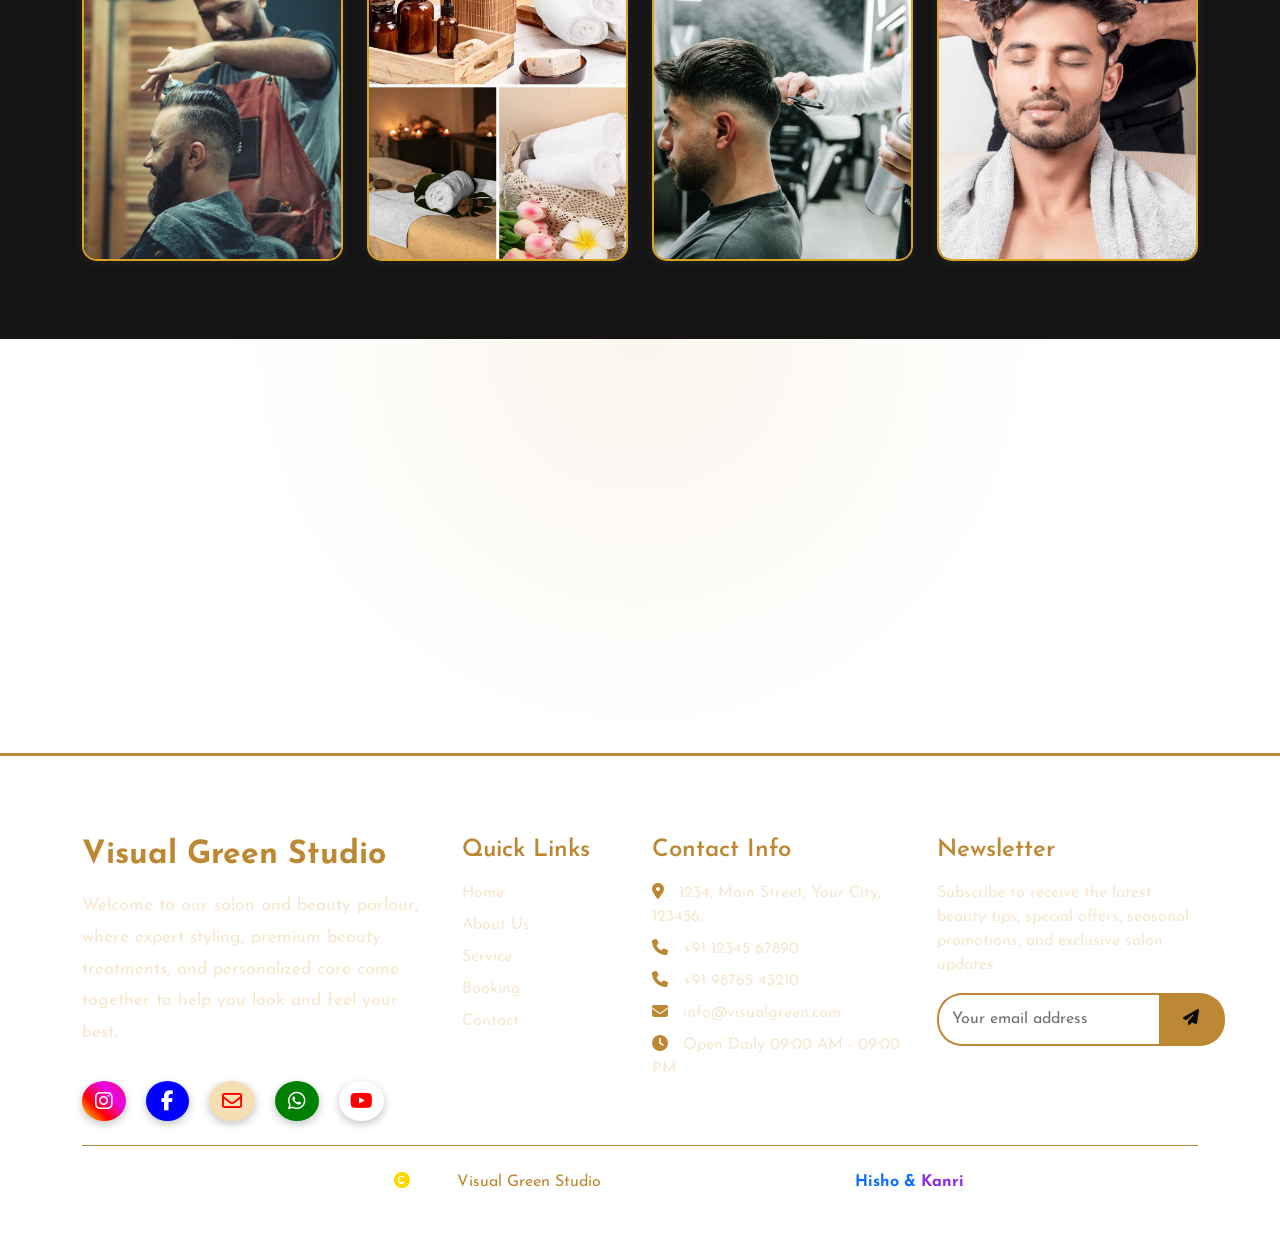
<file: gallery.html>
<!DOCTYPE html>
<html lang="en">

<head>
    <meta charset="UTF-8" />
    <meta name="viewport" content="width=device-width, initial-scale=1" />
    <meta http-equiv="X-UA-Compatible" content="IE=edge" />
    <meta name="robots" content="index, follow, max-image-preview:large, max-snippet:-1, max-video-preview:-1" />
    <meta name="language" content="English" />
    <meta name="author" content="Visual Green" />
    <meta name="publisher" content="Visual Green" />
    <meta name="distribution" content="global" />

    <!-- Title & Canonical -->
    <title> Visual Green | Premium Men's Salon & Beauty Parlour </title>
    <link rel="canonical" href="https://visualgreen.com/" />

    <!-- Description & Keywords -->
    <meta name="description" content="Visual Green is a premium Men's Salon & Beauty Parlour offering expert haircuts, beard grooming, spa treatments and luxury styling in an elegant black, gold and green ambience." />
    <meta name="keywords" content="men's salon, men's beauty parlour, barbershop, haircut, beard grooming, hair spa, grooming lounge, luxury salon, Visual Green, men's spa, hair styling" />
    <meta name="copyright" content="Visual Green" />

    <!-- CSS Preload -->
    <link rel="stylesheet" href="assets/css/visual.css">


    <link rel="icon" href="assets/img/common-img/comapny-logo.png" type="image/png">

    <!--Google font-->
    <link rel="preconnect" href="https://fonts.googleapis.com">
    <link rel="preconnect" href="https://fonts.gstatic.com" crossorigin>
    <link href="https://fonts.googleapis.com/css2?family=Josefin+Sans:ital,wght@0,100..700;1,100..700&family=Playfair+Display:wght@600;700;800;900&display=swap" rel="stylesheet">

    <!--Font Awesome-->
    <link rel="stylesheet" href="https://cdnjs.cloudflare.com/ajax/libs/font-awesome/6.7.1/css/all.min.css"
        integrity="sha512-5Hs3dF2AEPkpNAR7UiOHba+lRSJNeM2ECkwxUIxC1Q/FLycGTbNapWXB4tP889k5T5Ju8fs4b1P5z/iB4nMfSQ=="
        crossorigin="anonymous" referrerpolicy="no-referrer" />

    <!--Bootstrap-->
    <link href="https://cdn.jsdelivr.net/npm/bootstrap@5.3.3/dist/css/bootstrap.min.css" rel="stylesheet"
        integrity="sha384-QWTKZyjpPEjISv5WaRU9OFeRpok6YctnYmDr5pNlyT2bRjXh0JMhjY6hW+ALEwIH" crossorigin="anonymous">

    <!-- Bootstrap Icons -->
    <link rel="stylesheet" href="https://cdn.jsdelivr.net/npm/bootstrap-icons/font/bootstrap-icons.css">

    <!-- AOS CSS -->
    <link rel="stylesheet" href="https://cdn.jsdelivr.net/npm/aos@2.3.4/dist/aos.css">
    <style>
        .gallery-container {
            background-color: rgba(0, 0, 0, 0.8);
        }

        .gallery-img {
            position: relative;
            overflow: hidden;
            width: 100%;
            height: 350px;
            margin-bottom: 30px;
            cursor: pointer;
            border-radius: 15px;
            border: 2px solid goldenrod;
            box-shadow: rgba(99, 99, 99, 0.2) 0px 2px 8px 0px;
        }

        .gallery-img img {
            width: 100%;
            height: 100%;
            object-fit: cover;
            transition: transform 0.5s ease;
        }

        .overlay {
            position: absolute;
            bottom: 0;
            left: 0;
            width: 100%;
            height: auto;
            background: rgba(0, 0, 0, 0.6);
            color: #fff;
            display: flex;
            align-items: flex-end;
            justify-content: center;
            opacity: 0;
            transition: opacity 0.5s ease;
            padding: 10px;
            text-align: center;
        }

        .gallery-img:hover img {
            transform: scale(1.1);
        }

        .gallery-img:hover .overlay {
            opacity: 1;
        }

        /* Responsive */
        @media (max-width: 992px) {
            .gallery-img {
                height: 200px;
            }
        }

        @media (max-width: 768px) {
            .gallery-img {
                margin-bottom: 10px;
            }
        }
    </style>
</head>

<body>

    <!-- Start Header Top Area -->
    <div class="header-top px-3 px-md-5 pt-2 pb-1" id="top">
        <div class="container-fluid">
            <div class="d-flex justify-content-between align-items-center">

                <!-- Left Content -->
                <div class="contact-info d-flex align-items-center flex-wrap">
                    <a href="#">
                        <i class="fa-solid fa-map-pin"></i>
                        Visit Us: Anna Salai, Thanjavur
                    </a>
                    <a href="tel:+919876543210">
                        <i class="fas fa-phone"></i>
                        Call Us: +91 98765 43210
                    </a>
                    <a href="mailto:info@visualgreen.com">
                        <i class="fas fa-envelope"></i>
                        Mail Us: info@visualgreen.com
                    </a>
                </div>

                <!-- Right Side Icon -->
                <div class="dubai-icon ">
                    <img src="assets/img/common/design-img1.png" alt="Visual Green Salon">
                </div>

            </div>
        </div>
    </div>

    <!-- Start NavBar Area -->
    <nav id="Navbar" class="navbar px-3 px-md-5 py-1 py-md-2" style="min-height:64px;">

        <div class="website-name">
            <div class="logo-img">
                <img src="assets/img/common/logo-bg.png" alt="Visual Green logo">
            </div>

            <div class="logo-text pt-0 pt-md-1">
                <h1> Visual Green </h1>
                <h2 class="pt-1 ps-1"> Men's Salon &amp; Beauty Parlour </h2>
            </div>
        </div>

        <div class="navbar-item">
            <div class="navbar-menu pe-5 pt-3">
                <ul class="navbar-menu-links text-white">

                    <a href="index.html">
                        <li>Home</li>
                    </a>
                    <a href="about.html">
                        <li>About</li>
                    </a>
                    <a href="services.html">
                        <li>Services</li>
                    </a>
                    <a href="gallery.html">
                        <li>Gallery</li>
                    </a>
                    <a href="booking.html">
                        <li>Booking</li>
                    </a>
                    <a href="contact.html">
                        <li>Contact</li>
                    </a>

                </ul>
            </div>
        </div>

        <div class="navbar-right d-flex align-items-center gap-3">
            <a href="login.html" class="login-btn" aria-label="Login">
                <span class="login-btn-ring"></span>
                <i class="bi bi-person-fill"></i>
            </a>

            <a href="contact.html#contact" class="media-service pe-2">
                <i class="fas fa-calendar-check media-service-icon"></i>
            </a>

            <div class="navbar-menu-toggle ps-1" id="navbarMenuToggle" role="button" tabindex="0"
                aria-label="Open menu" aria-expanded="false" aria-controls="sideNavbar">
                <i class="bi bi-list"></i>
            </div>
        </div>

    </nav>

    <!-- Start Side Navbar Area -->
    <aside class="side-navbar" id="sideNavbar">
        <div class="side-navbar-title">
            <div></div>
            <p class="cross-symbol" id="closeSideNavbar" role="button" tabindex="0" aria-label="Close menu">
                <i class="fa fa-times" aria-hidden="true"></i>
            </p>
        </div>

        <div class="side-navbar-logo">
            <img src="assets/img/common/side-bar-img.png" alt="Visual Green full logo">
        </div>

        <div class="side-navbar-links">
            <p class="side-navbar-link"><a href="index.html"> Home </a></p>
            <p class="side-navbar-link"><a href="about.html"> About </a></p>
            <p class="side-navbar-link"><a href="services.html"> Services </a></p>
            <p class="side-navbar-link"><a href="gallery.html"> Gallery </a></p>
            <p class="side-navbar-link"><a href="booking.html"> Booking </a></p>
            <p class="side-navbar-link"><a href="contact.html"> Contact </a></p>
        </div>

        <div class="side-navbar-bottom-img">
            <img src="assets/img/common/design-img2.png" alt="Visual Green" class="mb-4">
        </div>
    </aside>

    <!-- Backdrop/overlay behind the side navbar -->
    <div class="side-navbar-overlay" id="sideNavbarOverlay"></div>
    <!-- ─── Gallery Header ─── -->
    <section class="saloon-page-header" style="background: linear-gradient(rgba(0, 0, 0, 0.7), rgba(0, 0, 0, 0.7)), url(assets/img/gallery/gallery-header.jpeg);">
        <div class="saloon-page-header-content">
            <h4>OUR GALLERY</h4>
            <h1>Explore Our Grooming, Styling & Salon Experience</h1>
        </div>
    </section>

    <main class="main-content">
        <div class="gallery-container py-5">
            <div class="container">

                <div class="section-head pb-5 text-center" data-aos="fade-up">
                    <p class="home_section_eyebrow" style="color: #da9a33">the visual green edge</p>
                    <h2 class="home_section_title text-white">Why Gentlemen <em>Choose</em> Us</h2>
                    <p class="home_section_sub text-white">Six reasons our chairs stay full and our clients keep coming back.</p>
                </div>
                <div class="row g-4">
                    <div class="col-lg-3 col-md-4 col-sm-6">
                        <div class="gallery-img">
                            <img src="assets/img/gallery/gallary-hair-cut.jpg" alt="hair cut">
                            <div class="overlay"> Precision Haircut — Barber creating a clean modern fade.</div>
                        </div>
                    </div>
                    <div class="col-lg-3 col-md-4 col-sm-6">
                        <div class="gallery-img">
                            <img src="assets/img/gallery/gallary-beard-grooming.jpeg" alt="beard grooming">
                            <div class="overlay">Beard Grooming — Detailed beard shaping with professional tools.</div>
                        </div>
                    </div>
                    <div class="col-lg-3 col-md-4 col-sm-6">
                        <div class="gallery-img">
                            <img src="assets/img/gallery/gallery-hair-colour-men-100kb.jpeg" alt="Food 2">
                            <div class="overlay">World Of Colors — Premium men’s hair coloring with rich, natural tones and a clean modern finish. </div>
                        </div>
                    </div>
                    <div class="col-lg-3 col-md-4 col-sm-6">
                        <div class="gallery-img">
                            <img src="assets/img/gallery/gallary-interior.jpg" alt="Food 4">
                            <div class="overlay">Premium Salon Interior — Luxury black chair, mirror, green ambient lighting.</div>
                        </div>
                    </div>
                    <div class="col-lg-3 col-md-4 col-sm-6">
                        <div class="gallery-img">
                            <img src="assets/img/gallery/gallary-hair-style.jpeg" alt="Food 3">
                            <div class="overlay">Hair Styling — Professional styling with blow dryer and brush.</div>
                        </div>
                    </div>
                    <div class="col-lg-3 col-md-4 col-sm-6">
                        <div class="gallery-img">
                            <img src="assets/img/gallery/gallary-clasic-shave.jpg" alt="Food 4">
                            <div class="overlay"> Classic Shave — Traditional hot towel shave experience.</div>
                        </div>
                    </div>
                    <div class="col-lg-3 col-md-4 col-sm-6">
                        <div class="gallery-img">
                            <img src="assets/img/gallery/gallary-hair-wash.jpg" alt="Food 1">
                            <div class="overlay">Hair Wash Experience — Relaxing shampoo and hair treatment.</div>
                        </div>
                    </div>
                    <div class="col-lg-3 col-md-4 col-sm-6">
                        <div class="gallery-img">
                            <img src="assets/img/gallery/gallary-grooming-products.jpg" alt="Food 2">
                            <div class="overlay">Grooming Tools — Clippers, scissors, combs and premium barber tools arranged neatly.</div>
                        </div>
                    </div>
                    <div class="col-lg-3 col-md-4 col-sm-6">
                        <div class="gallery-img">
                            <img src="assets/img/gallery/gallary-wrk-exp.jpg" alt="Food 3">
                            <div class="overlay">Barber at Work — Close-up of skilled hands during precision cutting.</div>
                        </div>
                    </div>
                    <div class="col-lg-3 col-md-4 col-sm-6">
                        <div class="gallery-img">
                            <img src="assets/img/gallery/gallary-luxury.jpg" alt="Food 4">
                            <div class="overlay">Luxury Details — Salon mirror, leather chair, towels and grooming products.</div>
                        </div>
                    </div>
                    <div class="col-lg-3 col-md-4 col-sm-6">
                        <div class="gallery-img">
                            <img src="assets/img/gallery/gallary-hair-tex.webp" alt="Food 1">
                            <div class="overlay">Hair Texture Detail — Close-up of a finished fade or textured hairstyle.</div>
                        </div>
                    </div>
                    <div class="col-lg-3 col-md-4 col-sm-6">
                        <div class="gallery-img">
                            <img src="assets/img/gallery/gallary-relaxation.jpeg" alt="Food 2">
                            <div class="overlay">Relaxation Moment — Client enjoying a premium grooming treatment.</div>
                        </div>
                    </div>
                </div>
            </div>
        </div>

        <!-- ============ HELP / CONTACT SECTION ============ -->
        <section class="home_contact_section py-5 px-2" id="contact">
            <div class="container">
                <div class="section-head pb-5 text-center" data-aos="fade-up">
                    <p class="home_section_eyebrow">get in touch</p>
                    <h2 class="home_section_title">Need a help? <em>Let's talk.</em></h2>
                    <p class="home_section_sub pb-4">Schedule a meeting for discussion</p>
                    <p class="home_section_sub">Have a question about our services, pricing or booking a slot? Our
                        team is just a call or click away and typically responds within a few hours. Reach out and
                        we'll help you find the right treatment for your needs.</p>

                    <div class="home_header_hero-btns justify-content-center mt-4" data-aos="fade-up" data-aos-delay="200">

                        <a href="booking.html" class="home_header_btn-hero-primary salon-cut-btn">
                            <span class="btn-text">Click Here</span>
                            <span class="scissor-line"></span>
                            <span class="cut-spark">✂</span>
                        </a>

                        <a href="contact.html" class="home_header_btn-hero-outline salon-cut-btn">
                            <span class="btn-text" style="color: #694f01;">Call Us Now</span>
                            <span class="scissor-line"></span>
                            <span class="cut-spark">✂</span>
                        </a>

                    </div>
                </div>
            </div>
        </section>

    </main>

    <footer class="footer px-3">
        <div class="container">
            <div class="row">
                <div class="col-lg-4 mb-4">
                    <h3 class="footer-logo"> Visual Green Studio </h3>
                    <p class="footer-description">
                        Welcome to our salon and beauty parlour, where expert styling, premium beauty treatments, and personalized care come together to help you look and feel your best.
                    </p>

                    <div class="share-certificate">
                        <a href="#"> <i class="fa-brands fa-instagram" id="instagram"></i> </a>
                        <a href="#"> <i class="fa-brands fa-facebook-f" id="facebook"></i> </a>
                        <a href="#"> <i class="fa-regular fa-envelope" id="gmail"></i> </a>
                        <a href="#"> <i class="fa-brands fa-whatsapp" id="whatsapp"></i> </a>
                        <a href="#"> <i class="fab fa-youtube" id="youtube"></i> </a>
                    </div>
                </div>
                <div class="col-lg-2 col-md-6 mb-4">
                    <h4 class="footer-title">Quick Links</h4>
                    <a href="#" class="footer-link">Home</a>
                    <a href="#" class="footer-link">About Us</a>
                    <a href="#" class="footer-link">Service</a>
                    <a href="#" class="footer-link">Booking</a>
                    <a href="#" class="footer-link">Contact</a>
                </div>
                <div class="col-lg-3 col-md-6 mb-4">
                    <h4 class="footer-title">Contact Info</h4>
                    <p style="color: var(--secondary-gold); margin-bottom: 0.5rem;">
                        <i class="fas fa-map-marker-alt" style="margin-right: 10px; color: #bd8833"></i>
                        1234, Main Street, Your City, 123456.
                    </p>
                    <p style="color: var(--secondary-gold); margin-bottom: 0.5rem;">
                        <i class="fas fa-phone" style="margin-right: 10px; color: #bd8833"></i>
                        +91 12345 67890
                    </p>
                    <p style="color: var(--secondary-gold); margin-bottom: 0.5rem;">
                        <i class="fas fa-phone" style="margin-right: 10px; color: #bd8833"></i>
                        +91 98765 43210
                    </p>
                    <p style="color: var(--secondary-gold); margin-bottom: 0.5rem;">
                        <i class="fas fa-envelope" style="margin-right: 10px; color: #bd8833"></i>
                        info@visualgreen.com
                    </p>
                    <p style="color: var(--secondary-gold);">
                        <i class="fas fa-clock" style="margin-right: 10px; color: #bd8833"></i>
                        Open Daily 09:00 AM - 09:00 PM
                    </p>
                </div>
                <div class="col-lg-3 mb-4">
                    <h4 class="footer-title">Newsletter</h4>

                    <p style="color: var(--secondary-gold); margin-bottom: 1rem;">
                        Subscribe to receive the latest beauty tips, special offers, seasonal promotions, and exclusive salon updates.
                    </p>

                    <form class="newsletter-form">
                        <input type="email" class="newsletter-input" placeholder="Your email address">
                        <button type="submit" class="newsletter-btn">
                            <i class="fas fa-paper-plane"></i>
                        </button>
                    </form>
                </div>
            </div>

            <!-- Footer Bottom -->
            <div class="footer-bottom py-3">
                <p class="bottom-content px-md-5 mt-2"> Copyright <span style="color: gold;"><i class="fa-solid fa-copyright"></i></span> 2026 <a href="#" style="color: var(--primary-gold); text-decoration: none;"> Visual Green Studio </a>. All rights reserved. Developed by <a href="https://www.hiskan.com/" style="text-decoration: none; font-weight: 900"> Hisho & <span style="color: blueviolet;"> Kanri </span> </a> </p>

                <!-- Back to Top Button 
            <a href="#top"> <button class="back-to-top"> ↑ </button> </a> -->
            </div>
        </div>
    </footer>
    <script src="assets/js/main.js"></script>

    <!-- AOS JS -->
    <script src="https://cdn.jsdelivr.net/npm/aos@2.3.4/dist/aos.js"></script>
    <!-- Bootstrap JS and Popper.js -->
    <script src="https://cdn.jsdelivr.net/npm/@popperjs/core@2.11.6/dist/umd/popper.min.js"></script>
    <script src="https://cdn.jsdelivr.net/npm/bootstrap@5.3.0/dist/js/bootstrap.min.js"></script>
    <script src="https://cdn.jsdelivr.net/npm/bootstrap@5.3.3/dist/js/bootstrap.bundle.min.js"
        integrity="sha384-YvpcrYf0tY3lHB60NNkmXc5s9fDVZLESaAA55NDzOxhy9GkcIdslK1eN7N6jIeHz"
        crossorigin="anonymous"> </script>
    <script>
        AOS.init();
    </script>

    <script>
        document.addEventListener("DOMContentLoaded", function() {
            AOS.init();

            /*======================================
                SideBar Area JS
            =======================================*/

            var sidenavbar = document.getElementById("sideNavbar");
            var sidenavbarOverlay = document.getElementById("sideNavbarOverlay");
            var toggleBtn = document.getElementById("navbarMenuToggle");
            var closeBtn = document.getElementById("closeSideNavbar");

            if (!sidenavbar || !sidenavbarOverlay || !toggleBtn || !closeBtn) {
                return;
            }

            function shownavbar() {
                sidenavbar.classList.add("active");
                sidenavbarOverlay.classList.add("active");
                document.body.classList.add("no-scroll");
                toggleBtn.setAttribute("aria-expanded", "true");
            }

            function closenavbar() {
                sidenavbar.classList.remove("active");
                sidenavbarOverlay.classList.remove("active");
                document.body.classList.remove("no-scroll");
                toggleBtn.setAttribute("aria-expanded", "false");
            }

            // Toggle button (hamburger) - open sidebar
            toggleBtn.addEventListener("click", shownavbar);
            toggleBtn.addEventListener("keydown", function(e) {
                if (e.key === "Enter" || e.key === " ") {
                    e.preventDefault();
                    shownavbar();
                }
            });

            // Close (x) button
            closeBtn.addEventListener("click", closenavbar);
            closeBtn.addEventListener("keydown", function(e) {
                if (e.key === "Enter" || e.key === " ") {
                    e.preventDefault();
                    closenavbar();
                }
            });

            // Clicking the overlay/backdrop closes the sidebar
            sidenavbarOverlay.addEventListener("click", closenavbar);

            // Close when a nav link inside the sidebar is tapped (mobile UX)
            sidenavbar.querySelectorAll(".side-navbar-link a").forEach(function(link) {
                link.addEventListener("click", closenavbar);
            });

            // Close on Escape key for accessibility
            document.addEventListener("keydown", function(e) {
                if (e.key === "Escape") {
                    closenavbar();
                }
            });

            // Keep the sidebar/overlay state correct if the viewport is resized
            // past the breakpoint where the toggle button is hidden
            window.addEventListener("resize", function() {
                if (window.innerWidth > 1158) {
                    closenavbar();
                }
            });
        });
    </script>

</body>

</html>
</file>
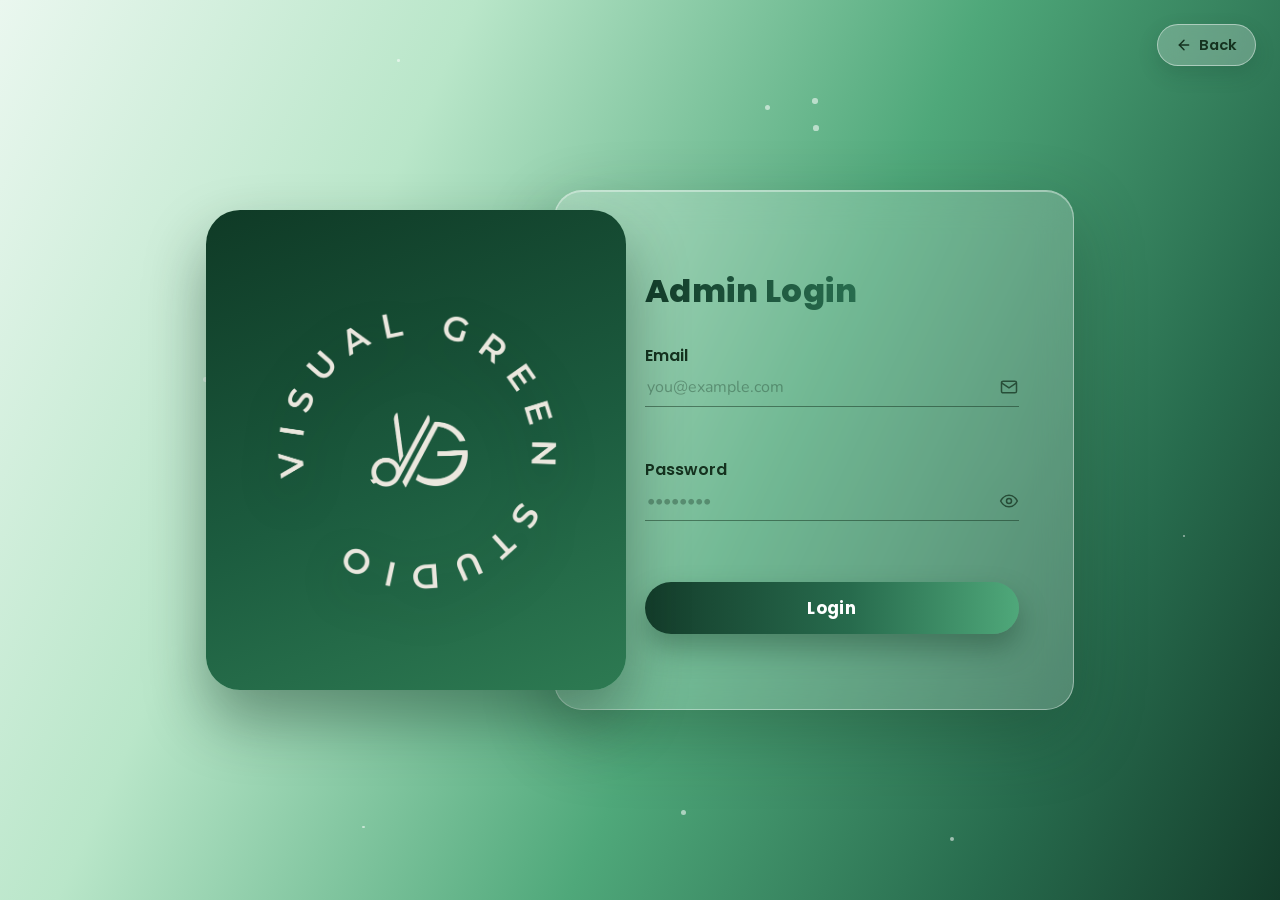
<file: login.html>
<!DOCTYPE html>
<html lang="en">

<head>
    <meta charset="UTF-8">
    <meta name="viewport" content="width=device-width, initial-scale=1.0">
    <title>Login · Verdant Salon</title>

    <!-- Bootstrap -->
    <link href="https://cdnjs.cloudflare.com/ajax/libs/bootstrap/5.3.3/css/bootstrap.min.css" rel="stylesheet">
    <link href="https://fonts.googleapis.com/css2?family=Poppins:wght@400;500;600;700;800&family=Nunito:wght@400;600;700&display=swap" rel="stylesheet">

    <style>
        :root {
            --green-pale: #eaf7ef;
            --green-light: #b9e6c9;
            --green-mid: #4fa87a;
            --green-deep: #276b4d;
            --green-deeper: #143d2b;
            --ink: #15321f;
            --glass-bg: rgba(255, 255, 255, 0.2);
            --glass-border: rgba(255, 255, 255, 0.4);
            --gold: #e9cf94;
            --gold-deep: #b9903f;
            --steel: #eef2f0;
            --steel-deep: #8fa39a;
        }

        * {
            box-sizing: border-box;
        }

        html,
        body {
            height: 100%;
        }

        body {
            margin: 0;
            min-height: 100vh;
            font-family: 'Nunito', sans-serif;
            color: var(--ink);
            background: linear-gradient(115deg,
                    var(--green-pale) 0%,
                    var(--green-light) 28%,
                    var(--green-mid) 58%,
                    var(--green-deep) 82%,
                    var(--green-deeper) 100%);
            display: flex;
            align-items: center;
            justify-content: center;
            overflow-x: hidden;
            padding: 2rem 1rem;
            position: relative;
        }

        /* floating ambient dots */
        .bg-sparkle {
            position: fixed;
            border-radius: 50%;
            background: rgba(255, 255, 255, 0.55);
            pointer-events: none;
            animation: drift 6s ease-in-out infinite;
            z-index: 0;
        }

        @keyframes drift {

            0%,
            100% {
                transform: translateY(0) scale(1);
                opacity: .5;
            }

            50% {
                transform: translateY(-14px) scale(1.15);
                opacity: 1;
            }
        }

        /* ---------- Glass bubbles rising from bottom to top ---------- */
        .bubble {
            position: fixed;
            bottom: -10vh;
            left: 0;
            border-radius: 50%;
            background: radial-gradient(circle at 30% 28%,
                    rgba(255, 255, 255, 0.32) 0%,
                    rgba(255, 255, 255, 0.08) 55%,
                    rgba(255, 255, 255, 0.16) 100%);
            border: 1px solid rgba(255, 255, 255, 0.28);
            box-shadow: inset 0 0 10px rgba(255, 255, 255, 0.25);
            backdrop-filter: blur(1px);
            -webkit-backdrop-filter: blur(1px);
            pointer-events: none;
            opacity: 0;
            will-change: transform, opacity;
            animation-name: bubbleRise;
            animation-timing-function: linear;
            animation-iteration-count: infinite;
            z-index: 0;
        }

        @keyframes bubbleRise {
            0% {
                transform: translate(0, 0) scale(0.85);
                opacity: 0;
            }

            8% {
                opacity: 0.4;
            }

            50% {
                transform: translate(var(--drift, 12px), -55vh) scale(1);
            }

            88% {
                opacity: 0.28;
            }

            100% {
                transform: translate(calc(var(--drift, 12px) * -1), -112vh) scale(1.05);
                opacity: 0;
            }
        }

        /* ---------- Click ripple effect ---------- */
        .click-ripple {
            position: fixed;
            width: 12px;
            height: 12px;
            margin-left: -6px;
            margin-top: -6px;
            border-radius: 50%;
            background: radial-gradient(circle,
                    rgba(255, 255, 255, 0.9) 0%,
                    rgba(79, 168, 122, 0.45) 55%,
                    rgba(79, 168, 122, 0) 75%);
            pointer-events: none;
            z-index: 9999;
            transform: scale(0);
            animation: clickPulse 0.6s ease-out forwards;
        }

        @keyframes clickPulse {
            0% {
                transform: scale(0);
                opacity: 0.85;
            }

            60% {
                opacity: 0.45;
            }

            100% {
                transform: scale(6);
                opacity: 0;
            }
        }

        /* ---------- Back button ---------- */
        .back-btn {
            position: fixed;
            top: 24px;
            right: 24px;
            z-index: 40;
            display: inline-flex;
            align-items: center;
            gap: 0.4rem;
            padding: 0.55rem 1.15rem;
            border-radius: 50px;
            background: rgba(255, 255, 255, 0.24);
            border: 1px solid rgba(255, 255, 255, 0.45);
            backdrop-filter: blur(12px);
            -webkit-backdrop-filter: blur(12px);
            color: var(--ink);
            font-family: 'Poppins', sans-serif;
            font-weight: 600;
            font-size: 0.92rem;
            text-decoration: none;
            cursor: pointer;
            box-shadow: 0 8px 20px rgba(20, 61, 43, 0.18);
            transition: transform 0.18s ease, background 0.18s ease, box-shadow 0.18s ease;
        }

        .back-btn svg {
            transition: transform 0.18s ease;
        }

        .back-btn:hover {
            transform: translateY(-2px);
            background: rgba(255, 255, 255, 0.36);
            box-shadow: 0 10px 24px rgba(20, 61, 43, 0.24);
            color: var(--ink);
        }

        .back-btn:hover svg {
            transform: translateX(-2px);
        }

        .back-btn:active {
            transform: translateY(0);
        }

        /* ---------- Page reveal: falls smoothly from top to bottom ---------- */
        .stage {
            position: relative;
            width: 100%;
            max-width: 1120px;
            display: flex;
            align-items: center;
            justify-content: center;
            z-index: 2;
        }

        .reveal-piece {
            --fall-from: -150px;
            opacity: 0;
            transform: translateY(var(--fall-from));
            animation: fallReveal 1.05s cubic-bezier(0.16, 1, 0.3, 1) forwards;
            will-change: transform, opacity;
        }

        @keyframes fallReveal {
            0% {
                opacity: 0;
                transform: translateY(var(--fall-from));
            }

            55% {
                opacity: 1;
            }

            80% {
                transform: translateY(6px);
            }

            100% {
                opacity: 1;
                transform: translateY(0);
            }
        }

        /* ---------- Illustration panel ---------- */
        .illustration-card {
            position: relative;
            background: linear-gradient(160deg, #0f3a26 0%, #1c5c3f 55%, #2d7a52 100%);
            border-radius: 34px;
            box-shadow: 0 30px 60px rgba(10, 40, 26, 0.4);
            width: 420px;
            height: 480px;
            flex-shrink: 0;
            z-index: 2;
            overflow: visible;
            --fall-from: -170px;
            animation-delay: 0.08s;
        }

        .illustration-scene {
            position: absolute;
            inset: 0;
            display: flex;
            align-items: center;
            justify-content: center;
            overflow: visible;
        }

        .salon-image-wrap {
            position: relative;
            width: 68%;
            aspect-ratio: 1 / 1;
            display: flex;
            align-items: center;
            justify-content: center;
        }

        .salon-image {
            width: 100%;
            height: 100%;
            object-fit: contain;
            border-radius: 50%;
            filter: drop-shadow(0 18px 22px rgba(10, 30, 20, 0.35));
            animation: spinSlow 14s linear infinite;
            will-change: transform;
        }

        .salon-image-center {
            position: absolute;
            top: 50%;
            left: 50%;
            transform: translate(-50%, -50%);
            width: 38%;
            height: 38%;
            object-fit: contain;
            border-radius: 50%;
            /* stays fixed while .salon-image rotates around it */
        }

        @keyframes spinSlow {
            from {
                transform: rotate(0deg);
            }

            to {
                transform: rotate(360deg);
            }
        }

        /* ---------- Glass login panel ---------- */
        .glass-panel {
            position: relative;
            margin-left: -72px;
            z-index: 1;
            width: 520px;
            min-height: 520px;
            background: var(--glass-bg);
            border: 1px solid var(--glass-border);
            border-radius: 28px;
            backdrop-filter: blur(18px);
            -webkit-backdrop-filter: blur(18px);
            box-shadow: 0 25px 70px rgba(15, 45, 30, 0.3), inset 0 1px 0 rgba(255, 255, 255, 0.4);
            padding: 3rem 3.4rem 2.6rem 5.6rem;
            display: flex;
            flex-direction: column;
            justify-content: center;
            --fall-from: -130px;
            animation-delay: 0.28s;
        }

        .back-btn.reveal-piece {
            --fall-from: -60px;
            animation-duration: 0.75s;
            animation-delay: 0s;
        }

        .brand-title {
            font-family: 'Poppins', sans-serif;
            font-weight: 800;
            font-size: 2rem !important;
            letter-spacing: 0.5px;
            margin-bottom: 2.1rem;
            background: linear-gradient(90deg, var(--green-deeper), var(--green-deep) 55%, var(--green-mid));
            -webkit-background-clip: text;
            background-clip: text;
            color: transparent;
        }

        .field-group {
            margin-bottom: 1.9rem;
        }

        .field-label {
            font-family: 'Poppins', sans-serif;
            font-weight: 600;
            font-size: 1rem;
            color: var(--ink);
            margin-bottom: 0.35rem;
            display: block;
        }

        .field-row {
            position: relative;
            display: flex;
            align-items: center;
            border-bottom: 1.5px solid rgba(21, 50, 31, 0.5);
            padding-bottom: 0.4rem;
        }

        .field-row input {
            border: none;
            background: transparent;
            outline: none;
            width: 100%;
            font-size: 1rem;
            color: var(--ink);
            font-family: 'Nunito', sans-serif;
        }

        .field-row input::placeholder {
            color: rgba(21, 50, 31, 0.35);
        }

        .field-row .icon-btn {
            background: none;
            border: none;
            padding: 0;
            color: var(--ink);
            opacity: 0.75;
            display: flex;
            align-items: center;
            cursor: pointer;
        }

        .field-row .icon-btn:hover {
            opacity: 1;
        }

        .field-row.invalid {
            border-bottom-color: #b3261e;
        }

        .error-text {
            color: #9c2b1f;
            font-size: 0.78rem;
            margin-top: 0.3rem;
            min-height: 1rem;
            font-weight: 600;
        }

        .login-btn {
            margin-top: 0.6rem;
            width: 100%;
            border: none;
            border-radius: 50px;
            padding: 0.85rem 1rem;
            font-family: 'Poppins', sans-serif;
            font-weight: 700;
            font-size: 1.05rem;
            color: #fff;
            letter-spacing: 0.3px;
            background: linear-gradient(90deg, var(--green-deeper), var(--green-deep) 55%, var(--green-mid));
            box-shadow: 0 14px 28px rgba(15, 45, 30, 0.35);
            transition: transform .18s ease, box-shadow .18s ease, filter .18s ease;
        }

        .login-btn:hover {
            transform: translateY(-2px);
            box-shadow: 0 18px 34px rgba(15, 45, 30, 0.45);
            filter: brightness(1.06);
        }

        .login-btn:active {
            transform: translateY(0);
        }

        .login-btn:disabled {
            opacity: 0.6;
            cursor: not-allowed;
            transform: none;
        }

        .toast-msg {
            position: fixed;
            bottom: 28px;
            left: 50%;
            transform: translateX(-50%) translateY(20px);
            background: var(--green-deeper);
            color: #fff;
            padding: 0.75rem 1.4rem;
            border-radius: 12px;
            font-family: 'Nunito', sans-serif;
            font-weight: 700;
            font-size: 0.95rem;
            box-shadow: 0 12px 30px rgba(0, 0, 0, 0.28);
            opacity: 0;
            pointer-events: none;
            transition: opacity .25s ease, transform .25s ease;
            z-index: 50;
        }

        .toast-msg.show {
            opacity: 1;
            transform: translateX(-50%) translateY(0);
        }

        /* ---------- Large desktop ---------- */
        @media (min-width:1400px) {
            .illustration-card {
                width: 460px;
                height: 520px;
            }

            .glass-panel {
                width: 560px;
                min-height: 560px;
                padding: 3.4rem 3.6rem 3rem 6rem;
            }

            .brand-title {
                font-size: 2.8rem;
            }
        }

        /* ---------- Tablet ---------- */
        @media (max-width:991px) {
            .stage {
                max-width: 680px;
            }

            .illustration-card {
                width: 340px;
                height: 400px;
            }

            .glass-panel {
                width: 420px;
                min-height: 440px;
                margin-left: -56px;
                padding: 2.6rem 2.4rem 2.2rem 4.4rem;
            }

            .brand-title {
                font-size: 2.1rem;
                margin-bottom: 1.7rem;
            }

            .field-group {
                margin-bottom: 1.5rem;
            }
        }

        /* ---------- Mobile landscape / small tablet ---------- */
        @media (max-width:767px) {
            body {
                padding: 1.2rem;
                align-items: flex-start;
                padding-top: 3rem;
            }

            .stage {
                flex-direction: column;
                max-width: 420px;
            }

            .illustration-card {
                width: 100%;
                max-width: 320px;
                height: 220px;
                margin-bottom: -64px;
                z-index: 2;
            }

            .salon-image-wrap {
                width: 62%;
            }

            .glass-panel {
                width: 100%;
                margin-left: 0;
                padding: 4.4rem 2rem 2.2rem 2rem;
                border-radius: 24px;
                min-height: auto;
            }

            .brand-title {
                text-align: center;
                font-size: 2rem;
            }

            .back-btn {
                top: 14px;
                right: 14px;
                padding: 0.5rem 0.95rem;
                font-size: 0.85rem;
            }
        }

        /* ---------- Small mobile ---------- */
        @media (max-width:420px) {
            .illustration-card {
                height: 190px;
                max-width: 250px;
            }

            .glass-panel {
                padding: 4rem 1.4rem 1.8rem 1.4rem;
            }

            .brand-title {
                font-size: 1.7rem;
            }

            .field-label {
                font-size: 0.92rem;
            }

            .login-btn {
                font-size: 0.98rem;
                padding: 0.78rem 1rem;
            }
        }

        @media (prefers-reduced-motion: reduce) {

            .bg-sparkle,
            .bubble,
            .salon-image {
                animation: none !important;
            }

            .bg-sparkle,
            .bubble {
                opacity: 0;
            }

            .stage,
            .reveal-piece {
                animation: none !important;
                opacity: 1 !important;
                transform: none !important;
            }

            .login-btn,
            .back-btn,
            .back-btn svg {
                transition: none;
            }

            .click-ripple {
                display: none;
            }
        }
    </style>
</head>

<body>

    <!-- Back button -->
    <button type="button" class="back-btn reveal-piece" id="backBtn" aria-label="Go back">
        <svg width="16" height="16" viewBox="0 0 24 24" fill="none" stroke="currentColor" stroke-width="2.2" stroke-linecap="round" stroke-linejoin="round">
            <path d="M19 12H5" />
            <path d="M12 19l-7-7 7-7" />
        </svg>
        Back
    </button>

    <div class="stage">

        <!-- Illustration Card -->
        <div class="illustration-card reveal-piece">
            <div class="illustration-scene">
                <div class="salon-image-wrap">
                    <img class="salon-image" src="assets/img/common/rotated-logo.png" alt="Salon illustration">
                    <img class="salon-image-center" src="assets/img/common/logo-bg.png" alt="Center logo">
                </div>
            </div>
        </div>

        <!-- Glass Login Panel -->
        <div class="glass-panel reveal-piece mt-4 mt-md-0">
            <h1 class="brand-title">Admin Login</h1>

            <form id="loginForm" novalidate>
                <div class="field-group">
                    <label class="field-label" for="email">Email</label>
                    <div class="field-row" id="emailRow">
                        <input type="email" id="email" placeholder="you@example.com" autocomplete="email">
                        <span class="icon-btn">
                            <svg width="20" height="20" viewBox="0 0 24 24" fill="none" stroke="currentColor" stroke-width="1.8">
                                <rect x="3" y="5" width="18" height="14" rx="2" />
                                <path d="M3 7l9 6 9-6" />
                            </svg>
                        </span>
                    </div>
                    <div class="error-text" id="emailError"></div>
                </div>

                <div class="field-group">
                    <label class="field-label" for="password">Password</label>
                    <div class="field-row" id="passwordRow">
                        <input type="password" id="password" placeholder="••••••••" autocomplete="current-password">
                        <button type="button" class="icon-btn" id="togglePassword" aria-label="Show password">
                            <svg width="20" height="20" viewBox="0 0 24 24" fill="none" stroke="currentColor" stroke-width="1.8" id="eyeIcon">
                                <path d="M2 12s3.5-7 10-7 10 7 10 7-3.5 7-10 7-10-7-10-7z" />
                                <circle cx="12" cy="12" r="3" />
                            </svg>
                        </button>
                    </div>
                    <div class="error-text" id="passwordError"></div>
                </div>

                <button type="submit" class="login-btn" id="loginBtn">Login</button>
            </form>
        </div>

    </div>

    <div class="toast-msg" id="toast"></div>

    <script src="https://cdnjs.cloudflare.com/ajax/libs/bootstrap/5.3.3/js/bootstrap.bundle.min.js"></script>

    <script>
        const prefersReducedMotion = window.matchMedia('(prefers-reduced-motion: reduce)').matches;

        // Ambient floating sparkles across the background
        (function() {
            if (prefersReducedMotion) return;
            const count = window.innerWidth < 767 ? 6 : 12;
            for (let i = 0; i < count; i++) {
                const dot = document.createElement('div');
                dot.className = 'bg-sparkle';
                const size = Math.random() * 4 + 2;
                dot.style.width = size + 'px';
                dot.style.height = size + 'px';
                dot.style.left = Math.random() * 100 + 'vw';
                dot.style.top = Math.random() * 100 + 'vh';
                dot.style.animationDelay = (Math.random() * 4) + 's';
                dot.style.animationDuration = (4 + Math.random() * 4) + 's';
                document.body.appendChild(dot);
            }
        })();

        // Subtle glass bubbles rising from bottom to top, continuously
        (function() {
            if (prefersReducedMotion) return;
            const count = window.innerWidth < 767 ? 8 : 14;
            for (let i = 0; i < count; i++) {
                const bubble = document.createElement('div');
                bubble.className = 'bubble';
                const size = Math.random() * 34 + 14; // 14px - 48px
                const duration = Math.random() * 12 + 12; // 12s - 24s
                const delay = Math.random() * -duration; // start mid-cycle for continuous feel
                const drift = (Math.random() * 60 - 30) + 'px';
                bubble.style.width = size + 'px';
                bubble.style.height = size + 'px';
                bubble.style.left = Math.random() * 100 + 'vw';
                bubble.style.setProperty('--drift', drift);
                bubble.style.animationDuration = duration + 's';
                bubble.style.animationDelay = delay + 's';
                document.body.appendChild(bubble);
            }
        })();

        // Cursor click ripple effect
        (function() {
            if (prefersReducedMotion) return;
            document.addEventListener('click', function(e) {
                const ripple = document.createElement('span');
                ripple.className = 'click-ripple';
                ripple.style.left = e.clientX + 'px';
                ripple.style.top = e.clientY + 'px';
                document.body.appendChild(ripple);
                ripple.addEventListener('animationend', () => ripple.remove());
                setTimeout(() => ripple.remove(), 800);
            });
        })();

        // Back button
        document.getElementById('backBtn').addEventListener('click', function() {
            if (window.history.length > 1) {
                window.history.back();
            } else {
                window.location.href = '#';
            }
        });

        // Password visibility toggle
        const pwInput = document.getElementById('password');
        const toggleBtn = document.getElementById('togglePassword');
        const eyeIcon = document.getElementById('eyeIcon');

        toggleBtn.addEventListener('click', () => {
            const isHidden = pwInput.type === 'password';
            pwInput.type = isHidden ? 'text' : 'password';
            toggleBtn.setAttribute('aria-label', isHidden ? 'Hide password' : 'Show password');
            eyeIcon.innerHTML = isHidden ?
                '<path d="M3 3l18 18" stroke-linecap="round"/><path d="M10.6 10.6a3 3 0 004.2 4.2"/><path d="M9.9 5.1A10.9 10.9 0 0112 5c6.5 0 10 7 10 7a17.7 17.7 0 01-3.2 4.1M6.6 6.6C4 8.3 2 12 2 12s3.5 7 10 7a10 10 0 004.2-.9"/>' :
                '<path d="M2 12s3.5-7 10-7 10 7 10 7-3.5 7-10 7-10-7-10-7z"/><circle cx="12" cy="12" r="3"/>';
        });

        // Simple validation + fake submit
        const form = document.getElementById('loginForm');
        const emailInput = document.getElementById('email');
        const emailRow = document.getElementById('emailRow');
        const emailError = document.getElementById('emailError');
        const passwordRow = document.getElementById('passwordRow');
        const passwordError = document.getElementById('passwordError');
        const loginBtn = document.getElementById('loginBtn');
        const toast = document.getElementById('toast');

        function showToast(msg) {
            toast.textContent = msg;
            toast.classList.add('show');
            setTimeout(() => toast.classList.remove('show'), 2400);
        }

        function validEmail(v) {
            return /^[^\s@]+@[^\s@]+\.[^\s@]+$/.test(v);
        }

        form.addEventListener('submit', function(e) {
            e.preventDefault();
            let valid = true;

            if (!validEmail(emailInput.value.trim())) {
                emailRow.classList.add('invalid');
                emailError.textContent = 'Enter a valid email address';
                valid = false;
            } else {
                emailRow.classList.remove('invalid');
                emailError.textContent = '';
            }

            if (pwInput.value.length < 6) {
                passwordRow.classList.add('invalid');
                passwordError.textContent = 'Password must be at least 6 characters';
                valid = false;
            } else {
                passwordRow.classList.remove('invalid');
                passwordError.textContent = '';
            }

            if (!valid) return;

            loginBtn.disabled = true;
            loginBtn.textContent = 'Logging in...';

            setTimeout(() => {
                loginBtn.disabled = false;
                loginBtn.textContent = 'Login';
                showToast('Welcome back! Login successful.');
            }, 1100);
        });
    </script>

</body>

</html>
</file>
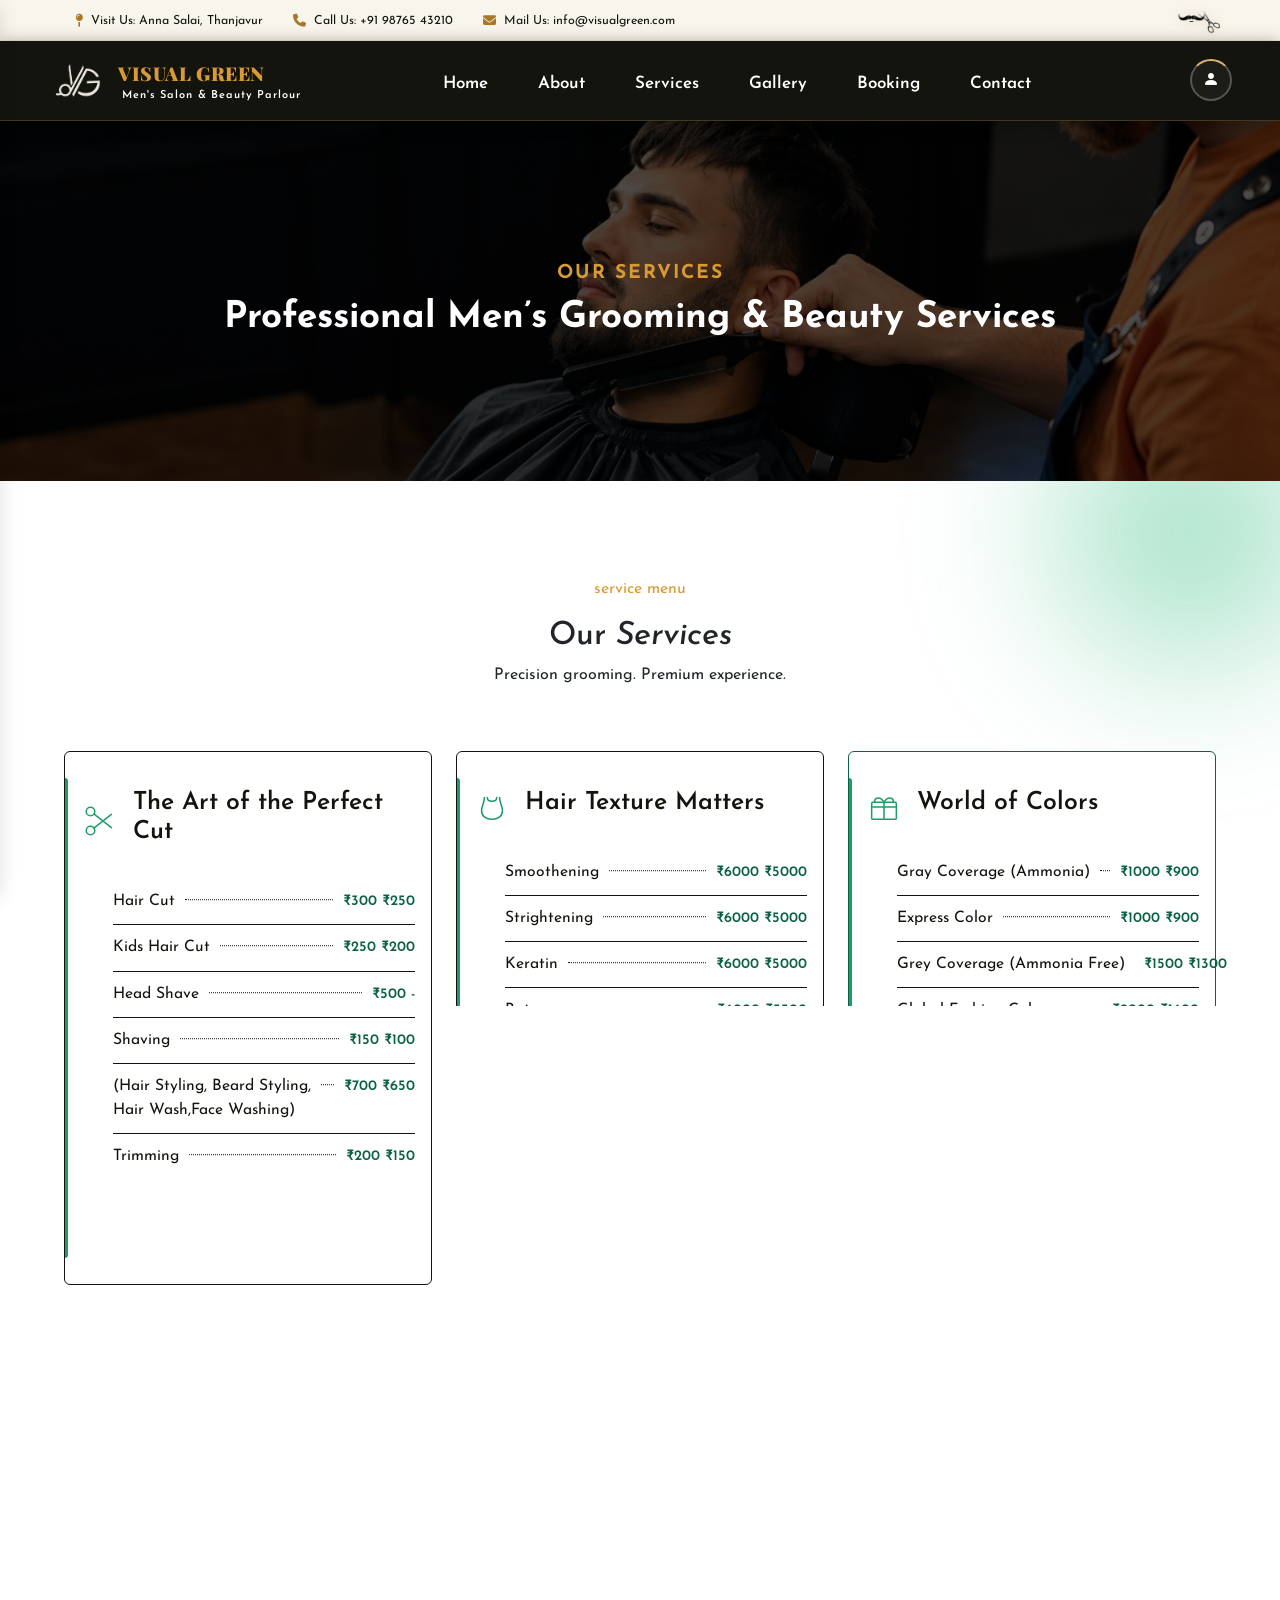
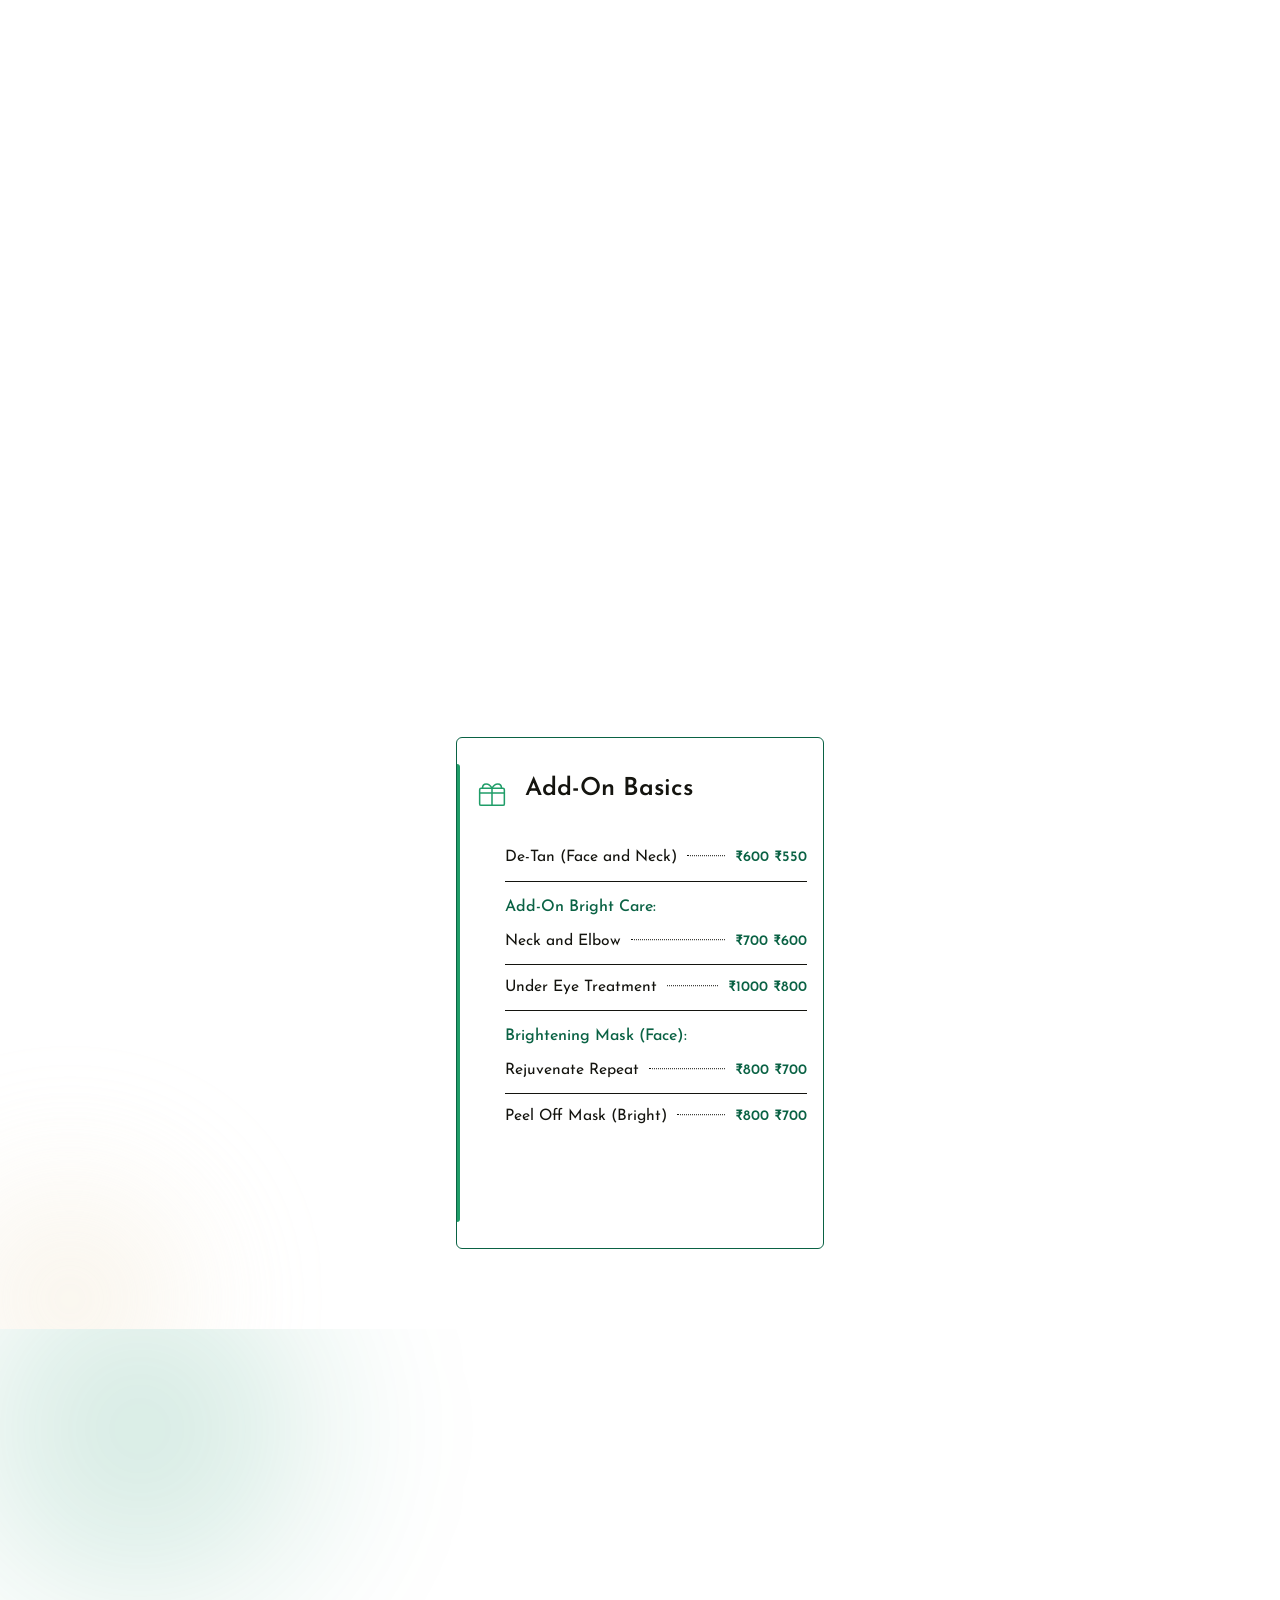
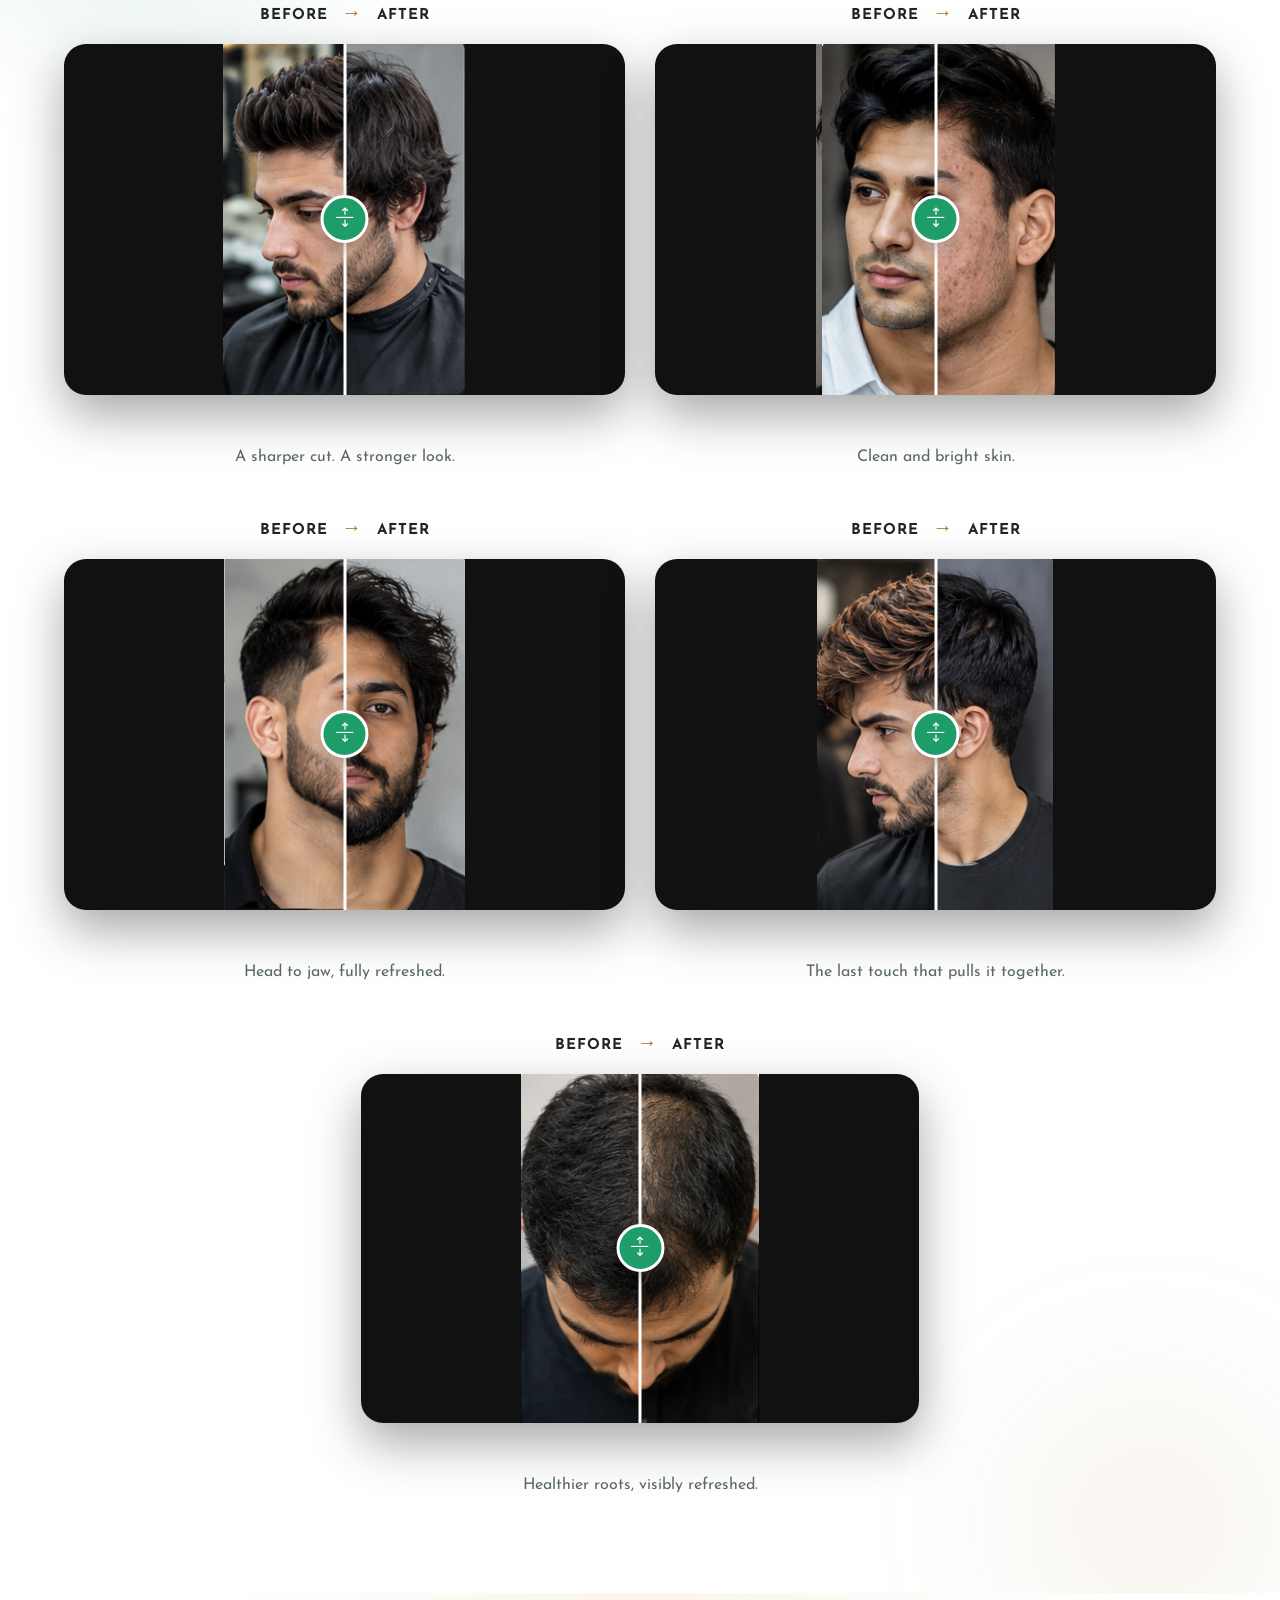
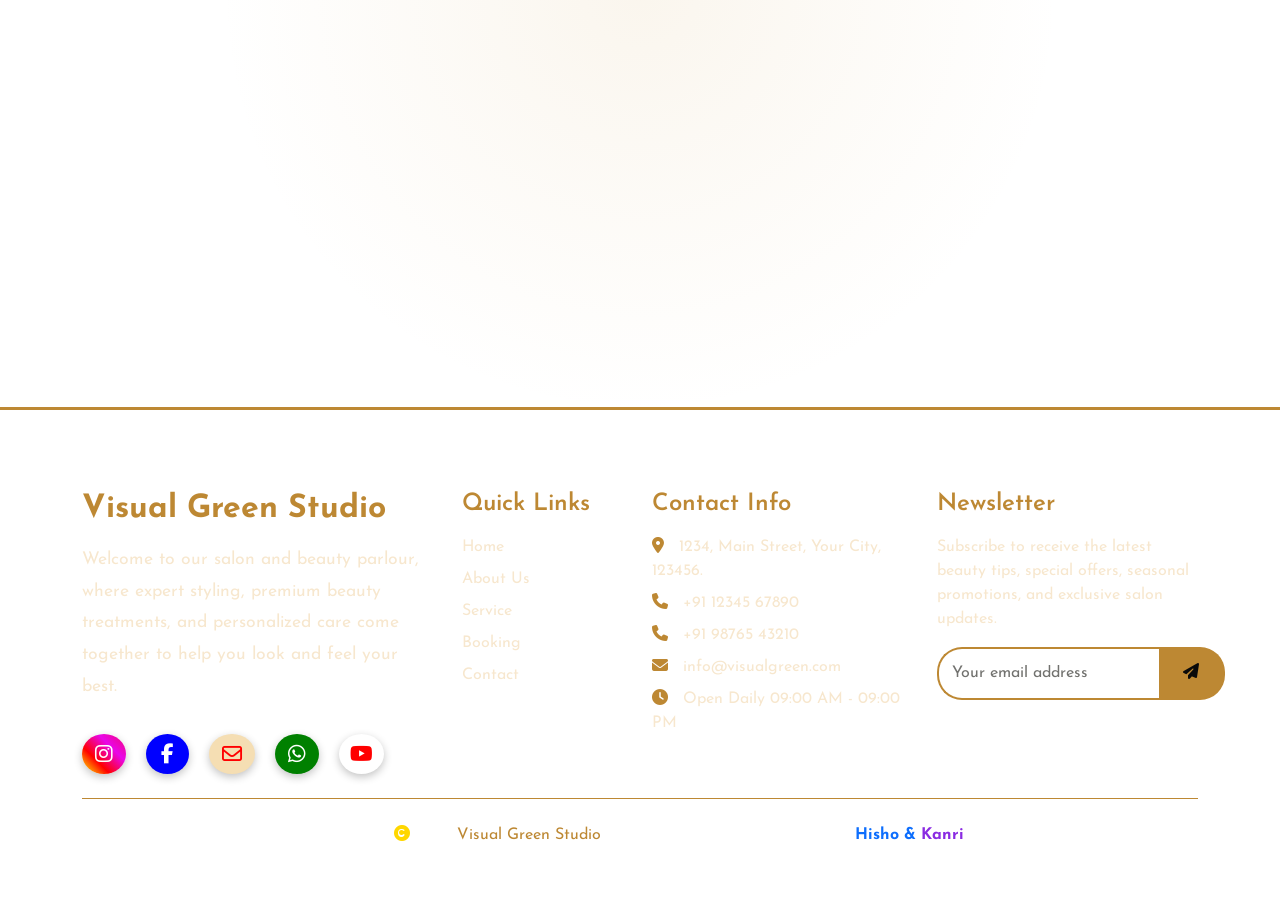
<file: services.html>
<!DOCTYPE html>
<html lang="en">

<head>
    <meta charset="UTF-8" />
    <meta name="viewport" content="width=device-width, initial-scale=1" />
    <meta http-equiv="X-UA-Compatible" content="IE=edge" />
    <meta name="robots" content="index, follow, max-image-preview:large, max-snippet:-1, max-video-preview:-1" />
    <meta name="language" content="English" />
    <meta name="author" content="Visual Green" />
    <meta name="publisher" content="Visual Green" />
    <meta name="distribution" content="global" />

    <!-- Title & Canonical -->
    <title> Visual Green | Premium Men's Salon & Beauty Parlour </title>
    <link rel="canonical" href="https://visualgreen.com/" />

    <!-- Description & Keywords -->
    <meta name="description" content="Visual Green is a premium Men's Salon & Beauty Parlour offering expert haircuts, beard grooming, spa treatments and luxury styling in an elegant black, gold and green ambience." />
    <meta name="keywords" content="men's salon, men's beauty parlour, barbershop, haircut, beard grooming, hair spa, grooming lounge, luxury salon, Visual Green, men's spa, hair styling" />
    <meta name="copyright" content="Visual Green" />

    <!-- CSS Preload -->
    <link rel="stylesheet" href="assets/css/visual.css">


    <link rel="icon" href="assets/img/common-img/comapny-logo.png" type="image/png">

    <!--Google font-->
    <link rel="preconnect" href="https://fonts.googleapis.com">
    <link rel="preconnect" href="https://fonts.gstatic.com" crossorigin>
    <link href="https://fonts.googleapis.com/css2?family=Josefin+Sans:ital,wght@0,100..700;1,100..700&family=Playfair+Display:wght@600;700;800;900&display=swap" rel="stylesheet">

    <!--Font Awesome-->
    <link rel="stylesheet" href="https://cdnjs.cloudflare.com/ajax/libs/font-awesome/6.7.1/css/all.min.css"
        integrity="sha512-5Hs3dF2AEPkpNAR7UiOHba+lRSJNeM2ECkwxUIxC1Q/FLycGTbNapWXB4tP889k5T5Ju8fs4b1P5z/iB4nMfSQ=="
        crossorigin="anonymous" referrerpolicy="no-referrer" />

    <!--Bootstrap-->
    <link href="https://cdn.jsdelivr.net/npm/bootstrap@5.3.3/dist/css/bootstrap.min.css" rel="stylesheet"
        integrity="sha384-QWTKZyjpPEjISv5WaRU9OFeRpok6YctnYmDr5pNlyT2bRjXh0JMhjY6hW+ALEwIH" crossorigin="anonymous">

    <!-- Bootstrap Icons -->
    <link rel="stylesheet" href="https://cdn.jsdelivr.net/npm/bootstrap-icons/font/bootstrap-icons.css">

    <!-- AOS CSS -->
    <link rel="stylesheet" href="https://cdn.jsdelivr.net/npm/aos@2.3.4/dist/aos.css">
    <style>
        /* =====================================================================
        1. SERVICES + PRICE MENU 
        ===================================================================== */
        .services_menu_section {
            position: relative;
            overflow: hidden;
            padding: 7rem 6vw 6rem;

        }

        .services_menu_section::before,
        .services_menu_section::after {
            content: "";
            position: absolute;
            border-radius: 50%;
            filter: blur(60px);
            opacity: .55;
            pointer-events: none;
        }

        .services_menu_section::before {
            width: 420px;
            height: 420px;
            background: radial-gradient(circle, var(--c-emerald-light), transparent 70%);
            top: -160px;
            right: -120px;
        }

        .services_menu_section::after {
            width: 340px;
            height: 340px;
            background: radial-gradient(circle, #f1e6d0, transparent 70%);
            bottom: -140px;
            left: -100px;
        }

        .services_menu_inner {
            position: relative;
            z-index: 2;
            max-width: 1280px;
            margin: 0 auto;
        }

        .services_menu_grid {
            display: grid;
            grid-template-columns: repeat(12, 1fr);
            gap: 1.75rem;
        }

        .services_menu_card {
            position: relative;
            background: #fff;
            border: 1px solid var(--black);
            border-radius: 6px;
            padding: 2.2rem 1rem 2rem;
            transition: transform .5s var(--vg-ease), box-shadow .5s var(--ease), border-color .5s var(--ease);
        }

        .services_menu_card:hover {
            transform: translateY(-4px);
            border-color: var(--c-emerald);
            box-shadow: 0 30px 60px -30px rgba(15, 139, 95, .35);
        }

        .services_menu_card::before {
            content: "";
            position: absolute;
            left: 0;
            top: 1.6rem;
            bottom: 1.6rem;
            width: 3px;
            border-radius: 0 3px 3px 0;
            background: var(--c-emerald);
        }

        .services_menu_card--haircut,
        .services_menu_card--beard,
        .services_menu_card--haircare,
        .services_menu_card--face,
        .services_menu_card--combo {
            grid-column: span 4;
        }

        .services_menu_card_head {
            display: flex;
            align-items: center;
            gap: .9rem;
            margin-bottom: 1.5rem;
        }

        .services_menu_icon {
            flex: 0 0 auto;
            width: 38px;
            height: 38px;
            color: var(--c-emerald);
        }

        .services_menu_icon svg {
            width: 100%;
            height: 100%;
        }

        .services_menu_card_head h3 {

            font-weight: 600;
            font-size: 1.55rem;
            color: var(--black);
        }

        .services_menu_list {
            margin: 0 0 1.7rem;
        }

        .services_menu_list h3,
        .services_menu_list h4 {

            font-size: 1rem;
            color: var(--c-emerald-deep);
            margin: 1rem 0 .10rem;
        }

        .services_menu_row {
            display: flex;
            align-items: baseline;
            gap: .6rem;
            padding: .68rem 0;
            border-bottom: 1px solid var(--black);
        }

        .services_menu_row:last-child {
            border-bottom: none;
        }

        .services_menu_row .name {
            font-size: .98rem;
            color: var(--black);
            white-space: nowrap;
        }

        .services_menu_row .leader {
            flex: 1 1 auto;
            border-bottom: 1px dotted var(--black);
            height: 1;
            transform: translateY(-.3em);
        }

        .services_menu_row .price {
            font-family: var(--font-mono);
            font-size: .90rem;
            font-weight: 600;
            color: var(--c-emerald-deep);
            white-space: nowrap;
        }

        .services_menu_row:hover .leader {
            border-color: var(--c-emerald-deep);
        }

        .services_menu_row:hover .price {
            color: var(--c-emerald);
        }

        .services_menu_card--combo {
            background: #fff;
            border-color: var(--c-emerald-deep);
            color: var(--green);
        }

        .services_menu_card--combo::before {
            background: var(--c-emerald);
        }

        .services_menu_card--combo:hover {
            box-shadow: 0 30px 60px -28px rgba(10, 93, 64, .55);
            border-color: var(--c-emerald);
        }

        .services_menu_banner {
            grid-column: 1 / -1;
            position: relative;
            min-height: 220px;
            border-radius: 6px;
            overflow: hidden;
            display: flex;
            align-items: center;
            justify-content: center;
            text-align: center;
            background: #0c1c17 url("https://picsum.photos/seed/visualgreen-poster/1600/700") center/cover no-repeat;
            isolation: isolate;
        }

        .services_menu_banner .overlay {
            position: absolute;
            inset: 0;
            background: linear-gradient(120deg, rgba(6, 20, 15, .86) 10%, rgba(15, 139, 95, .55) 100%);
            z-index: 1;
        }

        .services_menu_banner h3 {
            position: relative;
            z-index: 2;
            color: var(--c-surface-alt);
            font-style: italic;
            font-weight: 500;
            font-size: clamp(1.9rem, 3.4vw, 3rem);
            line-height: 1.15;
        }

        /* =====================================================================
        RESPONSIVE MEDIA QUERIES
        ===================================================================== */

        /* ----- Large desktops / wide screens (≤1440px) ----- */
        @media (max-width: 1440px) {
            .services_menu_section {
                padding: 6rem 5vw 5rem;
            }

            .services_menu_grid {
                gap: 1.5rem;
            }
        }

        /* ----- Small laptops / large tablets (≤1200px) ----- */
        @media (max-width: 1200px) {

            .services_menu_card--haircut,
            .services_menu_card--beard,
            .services_menu_card--haircare,
            .services_menu_card--face,
            .services_menu_card--combo {
                grid-column: span 6;
            }

            .services_menu_card {
                padding: 2rem 1.8rem 1.8rem;
            }

            .services_menu_card_head h3 {
                font-size: 1.4rem;
            }
        }

        /* ----- Tablets (≤992px) ----- */
        @media (max-width: 992px) {
            .services_menu_section {
                padding: 5rem 5vw 4.5rem;
            }

            .services_menu_grid {
                gap: 1.25rem;
            }

            .services_menu_row .name {
                white-space: normal;
            }

            .services_menu_banner {
                min-height: 180px;
            }
        }

        /* ----- Small tablets / large phones (≤768px) ----- */
        @media (max-width: 768px) {

            .services_menu_card--haircut,
            .services_menu_card--beard,
            .services_menu_card--haircare,
            .services_menu_card--face,
            .services_menu_card--combo {
                grid-column: span 12;
            }

            .services_menu_card {
                padding: 1.8rem 1.5rem 1.6rem;
            }

            .services_menu_card_head {
                gap: .7rem;
                margin-bottom: 1.2rem;
            }

            .services_menu_icon {
                width: 32px;
                height: 32px;
            }

            .services_menu_card_head h3 {
                font-size: 1.25rem;
            }

            .services_menu_row .name {
                font-size: .92rem;
            }

            .services_menu_row .price {
                font-size: .88rem;
            }

            .services_menu_banner {
                min-height: 160px;
            }
        }

        /* ----- Mobile phones (≤576px) ----- */
        @media (max-width: 576px) {
            .services_menu_section {
                padding: 4rem 5vw 3.5rem;
            }

            .services_menu_section::before,
            .services_menu_section::after {
                width: 220px;
                height: 220px;
            }

            .services_menu_card {
                padding: 1.5rem 1.25rem 1.4rem;
                border-radius: 4px;
            }

            .services_menu_row {
                flex-wrap: wrap;
                gap: .3rem;
            }

            .services_menu_row .leader {
                display: none;
            }

            .services_menu_row .price {
                margin-left: auto;
            }

            .services_menu_banner {
                min-height: 140px;
                border-radius: 4px;
            }

            .services_menu_banner h3 {
                font-size: clamp(1.4rem, 6vw, 2rem);
                padding: 0 1rem;
            }
        }

        /* ----- Extra small phones (≤400px) ----- */
        @media (max-width: 400px) {
            .services_menu_card {
                padding: 1.25rem 1rem 1.2rem;
            }

            .services_menu_card_head h3 {
                font-size: 1.1rem;
            }

            .services_menu_row .name {
                font-size: .85rem;
            }

            .services_menu_row .price {
                font-size: .8rem;
            }

            .home_header_hero-btns {
                font-size: .8rem;
            }
        }

        /* =====================================================================
                      2. TRANSFORMATION / STYLE SHOWCASE
        ===================================================================== */

        .services_transformation_section {
            position: relative;
            overflow: hidden;
            padding: 7rem 6vw;

        }

        .services_transformation_glow {
            position: absolute;
            border-radius: 50%;
            filter: blur(70px);
            opacity: .5;
            pointer-events: none;
        }

        .services_transformation_glow--1 {
            width: 520px;
            height: 520px;
            background: radial-gradient(circle, rgba(15, 139, 95, .45), transparent 70%);
            top: -160px;
            left: -120px;
        }

        .services_transformation_glow--2 {
            width: 420px;
            height: 420px;
            background: radial-gradient(circle, rgba(185, 151, 90, .28), transparent 70%);
            bottom: -140px;
            right: -80px;
        }

        .services_transformation_inner {
            position: relative;
            z-index: 2;
            max-width: 1280px;
            margin: 0 auto;
        }

        /* ---- Before / After grid ---- */
        .services_before_after {
            width: 100%;
            max-width: 1200px;
            margin: 0 auto;
            display: grid;
            grid-template-columns: repeat(2, 1fr);
            gap: 50px 35px;
        }

        .services_ba_item {
            width: 100%;
            opacity: 0;
            transform: translateY(24px);
            transition: opacity .7s var(--vg-ease), transform .7s var(--vg-ease);
        }

        .services_ba_item.is-visible {
            opacity: 1;
            transform: translateY(0);
        }

        .services_before_after_label {
            text-align: center;
            margin: 0 0 15px;
            font-size: 15px;
            font-weight: 700;
            letter-spacing: 1px;
            text-transform: uppercase;
            color: var(--c-grey);
        }

        .services_before_after_label span {
            margin: 0 8px;
            font-size: 20px;
            color: var(--gold);
        }

        .services_ba_frame {
            position: relative;
            width: 100%;
            aspect-ratio: 16/10;
            overflow: hidden;
            border-radius: 22px;
            background: #111;
            box-shadow: 0 20px 50px rgba(0, 0, 0, .35);
            transition: box-shadow .4s var(--vg-ease);
        }

        .services_ba_frame:hover {
            box-shadow: 0 26px 60px rgba(15, 139, 95, .28);
        }

        .services_ba_before,
        .services_ba_after {
            position: absolute;
            inset: 0;
            width: 100%;
            height: 100%;
            object-fit: contain;
            -webkit-user-select: none;
            user-select: none;
            pointer-events: none;
        }

        .services_ba_after_wrap {
            position: absolute;
            inset: 0;
            width: 50%;
            overflow: hidden;
            z-index: 2;
            transition: width .35s var(--vg-ease);
        }

        .services_ba_frame.is-dragging .services_ba_after_wrap,
        .services_ba_frame.is-dragging .services_ba_handle {
            transition: none;
        }

        .services_ba_after {
            width: 100%;
            max-width: none;
        }

        .services_ba_handle {
            position: absolute;
            top: 0;
            bottom: 0;
            left: 50%;
            width: 3px;
            background: #fff;
            transform: translateX(-50%);
            z-index: 5;
            pointer-events: none;
            transition: left .35s var(--vg-ease);
        }

        .services_ba_handle::before {
            content: "";
            position: absolute;
            top: 50%;
            left: 50%;
            width: 48px;
            height: 48px;
            border-radius: 50%;
            background: var(--c-emerald);
            border: 3px solid #fff;
            transform: translate(-50%, -50%);
            box-shadow: 0 5px 20px rgba(0, 0, 0, .3);
            transition: transform .25s var(--vg-ease), background .25s var(--vg-ease);
        }

        .services_ba_frame:hover .services_ba_handle::before,
        .services_ba_frame.is-dragging .services_ba_handle::before {
            transform: translate(-50%, -50%) scale(1.1);
            background: var(--c-emerald-light);
        }

        .services_ba_handle i {
            position: absolute;
            top: 50%;
            left: 50%;
            z-index: 2;
            color: #fff;
            font-size: 20px;
            transform: translate(-50%, -50%);
        }

        .services_ba_range {
            position: absolute;
            inset: 0;
            width: 100%;
            height: 100%;
            margin: 0;
            opacity: 0;
            cursor: ew-resize;
            z-index: 10;
        }

        .services_ba_title {
            text-align: center;
            margin-top: 18px;
        }

        .services_ba_title h3 {
            margin: 0;
            font-size: 22px;
            font-weight: 800;
            color: var(--c-surface);
        }

        .services_ba_title p {
            margin: 6px 0 0;
            color: var(--c-gray);
        }

        .services_ba_item:last-child {
            grid-column: 1 / -1;
            max-width: calc(50% - 17.5px);
            margin: 0 auto;
        }

        /* =====================================================================
                RESPONSIVE MEDIA QUERIES
        =================================================================== */

        /* ----- Large desktops / wide screens (≤1440px) ----- */
        @media (max-width: 1440px) {
            .services_transformation_section {
                padding: 6rem 5vw;
            }

            .services_before_after {
                gap: 45px 30px;
            }
        }

        /* ----- Small laptops / large tablets (≤1200px) ----- */
        @media (max-width: 1200px) {
            .services_ba_handle::before {
                width: 42px;
                height: 42px;
            }

            .services_ba_title h3 {
                font-size: 20px;
            }
        }

        /* ----- Tablets (≤992px) ----- */
        @media (max-width: 992px) {
            .services_transformation_section {
                padding: 5rem 5vw;
            }

            .services_before_after {
                gap: 40px 24px;
            }

            .services_transformation_glow--1,
            .services_transformation_glow--2 {
                width: 320px;
                height: 320px;
            }
        }

        /* ----- Small tablets / large phones (≤768px) ----- */
        @media (max-width: 768px) {
            .services_transformation_section {
                padding: 4.5rem 6vw;
            }

            .services_before_after {
                grid-template-columns: 1fr;
                gap: 36px;
            }

            .services_ba_item:last-child {
                max-width: 100%;
            }

            .services_ba_frame {
                border-radius: 16px;
            }

            .services_ba_handle::before {
                width: 38px;
                height: 38px;
            }

            .services_ba_handle i {
                font-size: 16px;
            }

            .services_before_after_label {
                font-size: 13px;
                margin-bottom: 10px;
            }

            .services_ba_title h3 {
                font-size: 19px;
            }

            .services_ba_title p {
                font-size: 14px;
            }
        }

        /* ----- Mobile phones (≤576px) ----- */
        @media (max-width: 576px) {
            .services_transformation_section {
                padding: 3.5rem 6vw;
            }

            .services_transformation_glow--1,
            .services_transformation_glow--2 {
                width: 220px;
                height: 220px;
                filter: blur(50px);
            }

            .services_before_after {
                gap: 28px;
            }

            .services_ba_frame {
                border-radius: 12px;
                aspect-ratio: 4/3;
            }

            .services_ba_handle {
                width: 2px;
            }

            .services_ba_handle::before {
                width: 32px;
                height: 32px;
                border-width: 2px;
            }

            .services_ba_handle i {
                font-size: 14px;
            }

            .services_ba_title {
                margin-top: 12px;
            }

            .services_ba_title h3 {
                font-size: 17px;
            }
        }

        /* ----- Extra small phones (≤400px) ----- */
        @media (max-width: 400px) {
            .services_ba_frame {
                aspect-ratio: 1/1;
            }

            .services_before_after_label {
                font-size: 12px;
            }

            .services_before_after_label span {
                font-size: 16px;
                margin: 0 5px;
            }

            .services_ba_title h3 {
                font-size: 16px;
            }

            .services_ba_title p {
                font-size: 13px;
            }
        }
    </style>
</head>

<body>

    <!-- Start Header Top Area -->
    <div class="header-top px-3 px-md-5 pt-2 pb-1" id="top">
        <div class="container-fluid">
            <div class="d-flex justify-content-between align-items-center">

                <!-- Left Content -->
                <div class="contact-info d-flex align-items-center flex-wrap">
                    <a href="#">
                        <i class="fa-solid fa-map-pin"></i>
                        Visit Us: Anna Salai, Thanjavur
                    </a>
                    <a href="tel:+919876543210">
                        <i class="fas fa-phone"></i>
                        Call Us: +91 98765 43210
                    </a>
                    <a href="mailto:info@visualgreen.com">
                        <i class="fas fa-envelope"></i>
                        Mail Us: info@visualgreen.com
                    </a>
                </div>

                <!-- Right Side Icon -->
                <div class="dubai-icon ">
                    <img src="assets/img/common/design-img1.png" alt="Visual Green Salon">
                </div>

            </div>
        </div>
    </div>

    <!-- Start NavBar Area -->
    <nav id="Navbar" class="navbar px-3 px-md-5 py-1 py-md-2" style="min-height:64px;">

        <div class="website-name">
            <div class="logo-img">
                <img src="assets/img/common/logo-bg.png" alt="Visual Green logo">
            </div>

            <div class="logo-text pt-0 pt-md-1">
                <h1> Visual Green </h1>
                <h2 class="pt-1 ps-1"> Men's Salon &amp; Beauty Parlour </h2>
            </div>
        </div>

        <div class="navbar-item">
            <div class="navbar-menu pe-5 pt-3">
                <ul class="navbar-menu-links text-white">

                    <a href="index.html">
                        <li>Home</li>
                    </a>
                    <a href="about.html">
                        <li>About</li>
                    </a>
                    <a href="services.html">
                        <li>Services</li>
                    </a>
                    <a href="gallery.html">
                        <li>Gallery</li>
                    </a>
                    <a href="booking.html">
                        <li>Booking</li>
                    </a>
                    <a href="contact.html">
                        <li>Contact</li>
                    </a>

                </ul>
            </div>
        </div>

        <div class="navbar-right d-flex align-items-center gap-3">
            <a href="login.html" class="login-btn" aria-label="Login">
                <span class="login-btn-ring"></span>
                <i class="bi bi-person-fill"></i>
            </a>

            <a href="contact.html#contact" class="media-service pe-2">
                <i class="fas fa-calendar-check media-service-icon"></i>
            </a>

            <div class="navbar-menu-toggle ps-1" id="navbarMenuToggle" role="button" tabindex="0"
                aria-label="Open menu" aria-expanded="false" aria-controls="sideNavbar">
                <i class="bi bi-list"></i>
            </div>
        </div>

    </nav>

    <!-- Start Side Navbar Area -->
    <aside class="side-navbar" id="sideNavbar">
        <div class="side-navbar-title">
            <div></div>
            <p class="cross-symbol" id="closeSideNavbar" role="button" tabindex="0" aria-label="Close menu">
                <i class="fa fa-times" aria-hidden="true"></i>
            </p>
        </div>

        <div class="side-navbar-logo">
            <img src="assets/img/common/side-bar-img.png" alt="Visual Green full logo">
        </div>

        <div class="side-navbar-links">
            <p class="side-navbar-link"><a href="index.html"> Home </a></p>
            <p class="side-navbar-link"><a href="about.html"> About </a></p>
            <p class="side-navbar-link"><a href="services.html"> Services </a></p>
            <p class="side-navbar-link"><a href="gallery.html"> Gallery </a></p>
            <p class="side-navbar-link"><a href="booking.html"> Booking </a></p>
            <p class="side-navbar-link"><a href="contact.html"> Contact </a></p>
        </div>

        <div class="side-navbar-bottom-img">
            <img src="assets/img/common/design-img2.png" alt="Visual Green" class="mb-4">
        </div>
    </aside>

    <!-- Backdrop/overlay behind the side navbar -->
    <div class="side-navbar-overlay" id="sideNavbarOverlay"></div>
    <!-- ─── Service Header ─── -->
    <section class="saloon-page-header" style="background: linear-gradient(rgba(0, 0, 0, 0.7), rgba(0, 0, 0, 0.7)), url(assets/img/service/service-header.jpeg);">
        <div class="saloon-page-header-content">
            <h4>OUR SERVICES</h4>
            <h1>Professional Men’s Grooming & Beauty Services</h1>
        </div>
    </section>

    <main>
        <!-- =========================================================
             1. SERVICES + PRICE MENU
        ========================================================= -->
        <section class="services_menu_section" id="services">
            <div class="services_menu_inner">
                <div class="section-head pb-5 text-center" data-aos="fade-up">
                    <p class="home_section_eyebrow" style="color: #da9a33">service menu</p>
                    <h2 class="home_section_title">Our <em>Services</em></h2>
                    <p class="home_section_sub">Precision grooming. Premium experience.</p>
                </div>
                <div class="services_menu_grid">
                    <article class="services_menu_card services_menu_card--haircut" data-reveal>
                        <div class="services_menu_card_head">
                            <span class="services_menu_icon" aria-hidden="true">
                                <svg viewBox="0 0 40 40" fill="none">
                                    <circle cx="10" cy="10" r="4.5" stroke="currentColor" stroke-width="1.6" />
                                    <circle cx="10" cy="30" r="4.5" stroke="currentColor" stroke-width="1.6" />
                                    <path d="M13.5 12.5L32 27M32 13L13.5 27.5" stroke="currentColor" stroke-width="1.6"
                                        stroke-linecap="round" />
                                </svg>
                            </span>
                            <h3>The Art of the Perfect Cut</h3>
                        </div>
                        <ul class="services_menu_list">
                            <li class="services_menu_row"><span class="name">Hair Cut</span><span class="leader"></span><span
                                    class="price">₹300 ₹250</span></li>
                            <li class="services_menu_row"><span class="name">Kids Hair Cut</span><span
                                    class="leader"></span><span class="price">₹250 ₹200</span></li>
                            <li class="services_menu_row"><span class="name">Head Shave </span><span
                                    class="leader"></span><span class="price">₹500 -</span></li>
                            <li class="services_menu_row"><span class="name">Shaving</span><span class="leader"></span><span
                                    class="price">₹150 ₹100</span></li>
                            <li class="services_menu_row"><span class="name">(Hair Styling, Beard Styling,<br>
                                    Hair Wash,Face Washing)</span><span class="leader"></span><span class="price">₹700
                                    ₹650</span></li>
                            <li class="services_menu_row"><span class="name">Trimming</span><span class="leader"></span><span
                                    class="price">₹200 ₹150</span></li>
                        </ul>
                        <div class="home_header_hero-btns justify-content-center">
                            <a class="home_header_btn-hero-primary salon-cut-btn" href="booking.html">
                                <span class="btn-text">Book Now</span>
                            </a>
                        </div>
                    </article>
                    <article class="services_menu_card services_menu_card--beard" data-reveal>
                        <div class="services_menu_card_head">
                            <span class="services_menu_icon" aria-hidden="true">
                                <svg viewBox="0 0 40 40" fill="none">
                                    <path d="M12 10c0 6-3 8-3 14 0 6 5 9 11 9s11-3 11-9c0-6-3-8-3-14"
                                        stroke="currentColor" stroke-width="1.6" stroke-linecap="round"
                                        stroke-linejoin="round" />
                                    <path d="M15 10c0 3 1.5 4 5 4s5-1 5-4" stroke="currentColor" stroke-width="1.6"
                                        stroke-linecap="round" />
                                </svg>
                            </span>
                            <h3>Hair Texture Matters</h3>
                        </div>
                        <ul class="services_menu_list">
                            <li class="services_menu_row"><span class="name">Smoothening</span><span
                                    class="leader"></span><span class="price">₹6000 ₹5000</span></li>
                            <li class="services_menu_row"><span class="name">Strightening</span><span
                                    class="leader"></span><span class="price">₹6000 ₹5000</span></li>
                            <li class="services_menu_row"><span class="name">Keratin</span><span class="leader"></span><span
                                    class="price">₹6000 ₹5000</span></li>
                            <li class="services_menu_row"><span class="name">Botox</span><span class="leader"></span><span
                                    class="price">₹6000 ₹5500</span></li>
                            <h4>Women's:</h4>
                            <li class="services_menu_row"><span class="name">Botox</span><span class="leader"></span><span
                                    class="price">₹7999</span></li>
                        </ul>
                        <div class="home_header_hero-btns justify-content-center">
                            <a class="home_header_btn-hero-primary salon-cut-btn" href="booking.html">
                                <span class="btn-text">Book Now</span>
                            </a>
                        </div>

                    </article>
                    <article class="services_menu_card services_menu_card--combo" data-reveal>
                        <div class="services_menu_card_head">
                            <span class="services_menu_icon" aria-hidden="true">
                                <svg viewBox="0 0 40 40" fill="none">
                                    <rect x="7" y="15" width="26" height="18" rx="1.5" stroke="currentColor"
                                        stroke-width="1.6" />
                                    <path d="M7 20h26M20 15v18" stroke="currentColor" stroke-width="1.6" />
                                    <path d="M20 15c-3-6-10-6-10 0M20 15c3-6 10-6 10 0" stroke="currentColor"
                                        stroke-width="1.6" stroke-linecap="round" />
                                </svg>
                            </span>
                            <h3>World of Colors</h3>
                        </div>
                        <ul class="services_menu_list">
                            <li class="services_menu_row"><span class="name">Gray Coverage (Ammonia)</span><span
                                    class="leader"></span><span class="price">₹1000 ₹900 </span></li>
                            <li class="services_menu_row"><span class="name">Express Color</span><span
                                    class="leader"></span><span class="price">₹1000 ₹900</span></li>
                            <li class="services_menu_row"><span class="name">Grey Coverage (Ammonia Free)</span><span
                                    class="leader"></span><span class="price">₹1500 ₹1300</span></li>
                            <li class="services_menu_row"><span class="name">Global Fashion Color</span><span
                                    class="leader"></span><span class="price">₹2000 ₹1600</span></li>
                            <li class="services_menu_row"><span class="name">Highlights (1 per)</span><span
                                    class="leader"></span><span class="price">₹500 ₹300</span></li>
                            <li class="services_menu_row"><span class="name">Moustache Color</span><span
                                    class="leader"></span><span class="price">₹200 ₹150</span></li>
                            <li class="services_menu_row"><span class="name">Beard Color</span><span
                                    class="leader"></span><span class="price">₹600 ₹500</span></li>
                        </ul>
                        <div class="home_header_hero-btns justify-content-center">
                            <a class="home_header_btn-hero-primary salon-cut-btn" href="booking.html">
                                <span class="btn-text">Book Now</span>
                            </a>
                        </div>
                    </article>
                    <div class="services_menu_banner" data-reveal>
                        <div class="overlay"></div>
                        <h3>Look good. Feel confident.</h3>
                    </div>
                    <article class="services_menu_card services_menu_card--haircare" data-reveal>
                        <div class="services_menu_card_head">
                            <span class="services_menu_icon" aria-hidden="true">
                                <svg viewBox="0 0 40 40" fill="none">
                                    <path d="M20 6c5 8 9 13.5 9 19a9 9 0 1 1-18 0c0-5.5 4-11 9-19Z"
                                        stroke="currentColor" stroke-width="1.6" stroke-linejoin="round" />
                                </svg>
                            </span>
                            <h3>Hair &amp; Scalp Rituals</h3>
                        </div>
                        <ul class="services_menu_list">
                            <li class="services_menu_row"><span class="name">Head Massage / Hero Massage</span><span
                                    class="leader"></span><span class="price">₹600 ₹500</span></li>
                            <li class="services_menu_row"><span class="name">Color Shave</span><span
                                    class="leader"></span><span class="price">₹1400 ₹1100</span></li>
                            <li class="services_menu_row"><span class="name">Repair / Rejuvenate</span><span
                                    class="leader"></span><span class="price">₹1400 ₹1100</span></li>
                            <li class="services_menu_row"><span class="name">Hair Strengthening Treatment</span><span
                                    class="leader"></span><span class="price">₹1500 ₹1300 </span></li>
                            <li class="services_menu_row"><span class="name">Botox Hair Treatment</span><span
                                    class="leader"></span><span class="price">₹2000 ₹1700</span></li>
                            <li class="services_menu_row"><span class="name">Stress Relief Hair</span><span
                                    class="leader"></span><span class="price">₹2500 ₹2300</span></li>
                        </ul>
                        <div class="home_header_hero-btns justify-content-center">
                            <a class="home_header_btn-hero-primary salon-cut-btn" href="booking.html">
                                <span class="btn-text">Book Now</span>
                            </a>
                        </div>
                    </article>
                    <article class="services_menu_card services_menu_card--face" data-reveal>
                        <div class="services_menu_card_head">
                            <span class="services_menu_icon" aria-hidden="true">
                                <svg viewBox="0 0 40 40" fill="none">
                                    <path d="M20 6l2.6 7.8L30 16l-7.4 2.2L20 26l-2.6-7.8L10 16l7.4-2.2L20 6Z"
                                        stroke="currentColor" stroke-width="1.5" stroke-linejoin="round" />
                                    <circle cx="30" cy="30" r="3" stroke="currentColor" stroke-width="1.5" />
                                </svg>
                            </span>
                            <h3>Scalp Treatment</h3>
                        </div>
                        <ul class="services_menu_list">
                            <li class="services_menu_row"><span class="name">Dandruff Control Treatment</span><span
                                    class="leader"></span><span class="price">₹2000 ₹1700</span></li>
                            <li class="services_menu_row"><span class="name">Hair Fall Control Treatment</span><span
                                    class="leader"></span><span class="price">₹2500 ₹2200</span></li>
                        </ul>
                        <div class="home_header_hero-btns justify-content-center">
                            <a class="home_header_btn-hero-primary salon-cut-btn" href="booking.html">
                                <span class="btn-text">Book Now</span>
                            </a>
                        </div>
                    </article>
                    <article class="services_menu_card services_menu_card--combo" data-reveal>
                        <div class="services_menu_card_head">
                            <span class="services_menu_icon" aria-hidden="true">
                                <svg viewBox="0 0 40 40" fill="none">
                                    <rect x="7" y="15" width="26" height="18" rx="1.5" stroke="currentColor"
                                        stroke-width="1.6" />
                                    <path d="M7 20h26M20 15v18" stroke="currentColor" stroke-width="1.6" />
                                    <path d="M20 15c-3-6-10-6-10 0M20 15c3-6 10-6 10 0" stroke="currentColor"
                                        stroke-width="1.6" stroke-linecap="round" />
                                </svg>
                            </span>
                            <h3>Skin Basics</h3>
                        </div>
                        <ul class="services_menu_list">
                            <li class="services_menu_row"><span class="name">Fruit Glow</span><span
                                    class="leader"></span><span class="price">₹900 ₹800</span></li>
                            <li class="services_menu_row"><span class="name">No Tan</span><span class="leader"></span><span
                                    class="price">₹1500 ₹1400</span></li>
                            <h4>Senses Suite:</h4>
                            <li class="services_menu_row"><span class="name">Skin Lighting</span><span
                                    class="leader"></span><span class="price">₹1500 ₹1300</span></li>
                            <li class="services_menu_row"><span class="name">Acne Care Treatment</span><span
                                    class="leader"></span><span class="price">₹1800 ₹1650 </span></li>
                            <li class="services_menu_row"><span class="name">Dead Sea Hydration</span><span
                                    class="leader"></span><span class="price">₹2000 ₹1800</span></li>
                            <li class="services_menu_row"><span class="name">Signature Glow (03)</span><span
                                    class="leader"></span><span class="price">₹2200 ₹2000</span></li>
                        </ul>
                        <div class="home_header_hero-btns justify-content-center">
                            <a class="home_header_btn-hero-primary salon-cut-btn" href="booking.html">
                                <span class="btn-text">Book Now</span>
                            </a>
                        </div>
                    </article>
                    <div class="services_menu_banner" data-reveal>
                        <div class="overlay"></div>
                        <h3>Groomed to Make an Impression</h3>
                    </div>
                    <article class="services_menu_card services_menu_card--combo" data-reveal>
                        <div class="services_menu_card_head">
                            <span class="services_menu_icon" aria-hidden="true">
                                <svg viewBox="0 0 40 40" fill="none">
                                    <rect x="7" y="15" width="26" height="18" rx="1.5" stroke="currentColor"
                                        stroke-width="1.6" />
                                    <path d="M7 20h26M20 15v18" stroke="currentColor" stroke-width="1.6" />
                                    <path d="M20 15c-3-6-10-6-10 0M20 15c3-6 10-6 10 0" stroke="currentColor"
                                        stroke-width="1.6" stroke-linecap="round" />
                                </svg>
                            </span>
                            <h3>Advanced Cosmetology Facial</h3>
                        </div>
                        <ul class="services_menu_list">
                            <li class="services_menu_row"><span class="name">Skin
                                    Brightening<br>[Brighten, Clarity, Illuminate]</span><span
                                    class="leader"></span><span class="price">₹6000 ₹5000</span></li>
                            <li class="services_menu_row"><span class="name">Age-Defying<br>[Revive, Replenish,
                                    Renew]</span><span class="leader"></span><span class="price">₹6000 ₹5000</span></li>
                            <li class="services_menu_row"><span class="name">Hydration
                                    Therapy<br>[Hydrate, Restore, Replenish]</span><span class="leader"></span><span
                                    class="price">₹6000 ₹5000</span></li>
                            <li class="services_menu_row"><span class="name">Acne Care<br>[Cleanse, Clear, Calm, Confidence]
                                </span><span class="leader"></span><span class="price">₹6000 ₹5000</span></li>
                        </ul>
                        <div class="home_header_hero-btns justify-content-center">
                            <a class="home_header_btn-hero-primary salon-cut-btn" href="booking.html">
                                <span class="btn-text">Book Now</span>
                            </a>
                        </div>
                    </article>
                    <article class="services_menu_card services_menu_card--combo" data-reveal>
                        <div class="services_menu_card_head">
                            <span class="services_menu_icon" aria-hidden="true">
                                <svg viewBox="0 0 40 40" fill="none">
                                    <rect x="7" y="15" width="26" height="18" rx="1.5" stroke="currentColor"
                                        stroke-width="1.6" />
                                    <path d="M7 20h26M20 15v18" stroke="currentColor" stroke-width="1.6" />
                                    <path d="M20 15c-3-6-10-6-10 0M20 15c3-6 10-6 10 0" stroke="currentColor"
                                        stroke-width="1.6" stroke-linecap="round" />
                                </svg>
                            </span>
                            <h3>Add-On Basics</h3>
                        </div>
                        <ul class="services_menu_list">
                            <li class="services_menu_row"><span class="name">De-Tan (Face and Neck)</span><span
                                    class="leader"></span><span class="price">₹600 ₹550</span></li>
                            <h4>Add-On Bright Care:</h4>
                            <li class="services_menu_row"><span class="name">Neck and Elbow</span><span
                                    class="leader"></span><span class="price">₹700 ₹600</span></li>
                            <li class="services_menu_row"><span class="name">Under Eye Treatment </span><span
                                    class="leader"></span><span class="price">₹1000 ₹800</span></li>
                            <h4>Brightening Mask (Face):</h4>
                            <li class="services_menu_row"><span class="name">Rejuvenate Repeat</span><span
                                    class="leader"></span><span class="price">₹800 ₹700 </span></li>
                            <li class="services_menu_row"><span class="name">Peel Off Mask (Bright)</span><span
                                    class="leader"></span><span class="price">₹800 ₹700</span></li>
                        </ul>
                        <div class="home_header_hero-btns justify-content-center">
                            <a class="home_header_btn-hero-primary salon-cut-btn" href="booking.html">
                                <span class="btn-text">Book Now</span>
                            </a>
                        </div>
                    </article>
                    <article class="services_menu_card services_menu_card--combo" data-reveal>
                        <div class="services_menu_card_head">
                            <span class="services_menu_icon" aria-hidden="true">
                                <svg viewBox="0 0 40 40" fill="none">
                                    <rect x="7" y="15" width="26" height="18" rx="1.5" stroke="currentColor"
                                        stroke-width="1.6" />
                                    <path d="M7 20h26M20 15v18" stroke="currentColor" stroke-width="1.6" />
                                    <path d="M20 15c-3-6-10-6-10 0M20 15c3-6 10-6 10 0" stroke="currentColor"
                                        stroke-width="1.6" stroke-linecap="round" />
                                </svg>
                            </span>
                            <h3>Groom Package</h3>
                        </div>
                        <ul class="services_menu_list">
                            <li class="services_menu_row"><span class="name">Matte Finish</span><span
                                    class="leader"></span><span class="price">₹6000 </span></li>
                            <li class="services_menu_row"><span class="name">HD Makeup</span><span class="leader"></span><span
                                    class="price">₹8000</span></li>
                            <li class="services_menu_row"><span class="name">Skin Finish Due</span><span
                                    class="leader"></span><span class="price">₹9000</span></li>
                            <li class="services_menu_row"><span class="name">Glassy Makeup</span><span
                                    class="leader"></span><span class="price">₹10,000 </span></li>
                            <li class="services_menu_row"><span class="name">Air Brush Makeup</span><span
                                    class="leader"></span><span class="price">₹12,000</span></li>
                        </ul>
                        <div class="home_header_hero-btns justify-content-center">
                            <a class="home_header_btn-hero-primary salon-cut-btn" href="booking.html">
                                <span class="btn-text">Book Now</span>
                            </a>
                        </div>
                    </article>
                </div>
            </div>
        </section>
        <!-- =========================================================
             2. TRANSFORMATION / STYLE SHOWCASE
        ======================================================== -->
        <section class="services_transformation_section" id="transformation">
            <div class="services_transformation_glow services_transformation_glow--1"></div>
            <div class="services_transformation_glow services_transformation_glow--2"></div>
            <div class="services_transformation_inner">
                <div class="section-head pb-5 text-center" data-aos="fade-up">
                    <p class="home-eyebrow" style="color: #da9a33"> Transformation</p>
                    <h2 class="home-title">Your style. <em>Your signature.</em></h2>
                    <p class="home-sub">Drag any slider to see the transformation.</p>
                </div>
                <div class="services_before_after" id="baGrid">
                    <div class="services_ba_item">
                        <p class="services_before_after_label">Before <span>→</span> After</p>
                        <div class="services_ba_frame">
                            <img class="services_ba_before" src="assets/img/service/t-hc-before.png" alt="Before the grooming session">
                            <div class="services_ba_after_wrap">
                                <img class="services_ba_after" src="assets/img/service/t-hc-after.png"
                                    alt="After the grooming session">
                            </div>
                            <div class="services_ba_handle"><i class="bi bi-arrows-expand"></i></div>
                            <input type="range" class="services_ba_range" min="0" max="100" value="50"
                                aria-label="Reveal before and after: Haircut Transformation">
                        </div>
                        <div class="services_ba_title">
                            <h3>Haircut Transformation</h3>
                            <p>A sharper cut. A stronger look.</p>
                        </div>
                    </div>
                    <div class="services_ba_item">
                        <p class="services_before_after_label">Before <span>→</span> After</p>
                        <div class="services_ba_frame">
                            <img class="services_ba_before" src="assets/img/service/t-skin-before.png" alt="Before the skin treatment">
                            <div class="services_ba_after_wrap">
                                <img class="services_ba_after" src="assets/img/service/t-skin-after.png"
                                    alt="After the skin treatment">
                            </div>
                            <div class="services_ba_handle"><i class="bi bi-arrows-expand"></i></div>
                            <input type="range" class="services_ba_range" min="0" max="100" value="50"
                                aria-label="Reveal before and after: Skin">
                        </div>
                        <div class="services_ba_title">
                            <h3>Skin</h3>
                            <p>Clean and bright skin.</p>
                        </div>
                    </div>
                    <div class="services_ba_item">
                        <p class="services_before_after_label">Before <span>→</span> After</p>
                        <div class="services_ba_frame">
                            <img class="services_ba_before" src="assets/img/service/t-grooming-before.png"
                                alt="Before the full grooming">
                            <div class="services_ba_after_wrap">
                                <img class="services_ba_after" src="assets/img/service/t-grooming-after.png"
                                    alt="After the full grooming">
                            </div>
                            <div class="services_ba_handle"><i class="bi bi-arrows-expand"></i></div>
                            <input type="range" class="services_ba_range" min="0" max="100" value="50"
                                aria-label="Reveal before and after: Full Grooming">
                        </div>
                        <div class="services_ba_title">
                            <h3>Full Grooming</h3>
                            <p>Head to jaw, fully refreshed.</p>
                        </div>
                    </div>
                    <div class="services_ba_item">
                        <p class="services_before_after_label">Before <span>→</span> After</p>
                        <div class="services_ba_frame">
                            <img class="services_ba_before" src="assets/img/service/t-hcr-before.png" alt="Before the hair color">
                            <div class="services_ba_after_wrap">
                                <img class="services_ba_after" src="assets/img/service/t-hcr-after.png" alt="After the hair color">
                            </div>
                            <div class="services_ba_handle"><i class="bi bi-arrows-expand"></i></div>
                            <input type="range" class="services_ba_range" min="0" max="100" value="50"
                                aria-label="Reveal before and after: Hair Color">
                        </div>
                        <div class="services_ba_title">
                            <h3>Hair Color</h3>
                            <p>The last touch that pulls it together.</p>
                        </div>
                    </div>
                    <div class="services_ba_item">
                        <p class="services_before_after_label">Before <span>→</span> After</p>
                        <div class="services_ba_frame">
                            <img class="services_ba_before" src="assets/img/service/t-scalp-before.png"
                                alt="Before the scalp treatment">
                            <div class="services_ba_after_wrap">
                                <img class="services_ba_after" src="assets/img/service/t-scalp-after.png"
                                    alt="After the scalp treatment">
                            </div>
                            <div class="services_ba_handle"><i class="bi bi-arrows-expand"></i></div>
                            <input type="range" class="services_ba_range" min="0" max="100" value="50"
                                aria-label="Reveal before and after: Scalp Treatment">
                        </div>
                        <div class="services_ba_title">
                            <h3>Scalp Treatment</h3>
                            <p>Healthier roots, visibly refreshed.</p>
                        </div>
                    </div>

                </div>
            </div>
        </section>
        <!-- ============ HELP / CONTACT SECTION ============ -->
        <section class="home_contact_section py-5 px-2" id="contact">
            <div class="container">
                <div class="section-head pb-5 text-center" data-aos="fade-up">
                    <p class="home_section_eyebrow" style="color: #da9a33">get in touch</p>
                    <h2 class="home_section_title">Need a help? <em>Let's talk.</em></h2>
                    <p class="home_section_sub pb-4">Schedule a meeting for discussion</p>
                    <p class="home_section_sub">Have a question about our services, pricing or booking a slot? Our
                        team is just a call or click away and typically responds within a few hours. Reach out and
                        we'll help you find the right treatment for your needs.</p>

                    <div class="home_header_hero-btns justify-content-center mt-4" data-aos="fade-up" data-aos-delay="200">

                        <a href="booking.html" class="home_header_btn-hero-primary salon-cut-btn">
                            <span class="btn-text">Click Here</span>
                            <span class="scissor-line"></span>
                            <span class="cut-spark">✂</span>
                        </a>

                        <a href="contact.html" class="home_header_btn-hero-outline salon-cut-btn">
                            <span class="btn-text" style="color: #694f01;">Call Us Now</span>
                            <span class="scissor-line"></span>
                            <span class="cut-spark">✂</span>
                        </a>

                    </div>
                </div>
            </div>
        </section>
    </main>
    
    <footer class="footer px-3">
        <div class="container">
            <div class="row">
                <div class="col-lg-4 mb-4">
                    <h3 class="footer-logo"> Visual Green Studio </h3>
                    <p class="footer-description">
                        Welcome to our salon and beauty parlour, where expert styling, premium beauty treatments, and personalized care come together to help you look and feel your best.
                    </p>

                    <div class="share-certificate">
                        <a href="#"> <i class="fa-brands fa-instagram" id="instagram"></i> </a>
                        <a href="#"> <i class="fa-brands fa-facebook-f" id="facebook"></i> </a>
                        <a href="#"> <i class="fa-regular fa-envelope" id="gmail"></i> </a>
                        <a href="#"> <i class="fa-brands fa-whatsapp" id="whatsapp"></i> </a>
                        <a href="#"> <i class="fab fa-youtube" id="youtube"></i> </a>
                    </div>
                </div>
                <div class="col-lg-2 col-md-6 mb-4">
                    <h4 class="footer-title">Quick Links</h4>
                    <a href="#" class="footer-link">Home</a>
                    <a href="#" class="footer-link">About Us</a>
                    <a href="#" class="footer-link">Service</a>
                    <a href="#" class="footer-link">Booking</a>
                    <a href="#" class="footer-link">Contact</a>
                </div>
                <div class="col-lg-3 col-md-6 mb-4">
                    <h4 class="footer-title">Contact Info</h4>
                    <p style="color: var(--secondary-gold); margin-bottom: 0.5rem;">
                        <i class="fas fa-map-marker-alt" style="margin-right: 10px; color: #bd8833"></i>
                        1234, Main Street, Your City, 123456.
                    </p>
                    <p style="color: var(--secondary-gold); margin-bottom: 0.5rem;">
                        <i class="fas fa-phone" style="margin-right: 10px; color: #bd8833"></i>
                        +91 12345 67890
                    </p>
                    <p style="color: var(--secondary-gold); margin-bottom: 0.5rem;">
                        <i class="fas fa-phone" style="margin-right: 10px; color: #bd8833"></i>
                        +91 98765 43210
                    </p>
                    <p style="color: var(--secondary-gold); margin-bottom: 0.5rem;">
                        <i class="fas fa-envelope" style="margin-right: 10px; color: #bd8833"></i>
                        info@visualgreen.com
                    </p>
                    <p style="color: var(--secondary-gold);">
                        <i class="fas fa-clock" style="margin-right: 10px; color: #bd8833"></i>
                        Open Daily 09:00 AM - 09:00 PM
                    </p>
                </div>
                <div class="col-lg-3 mb-4">
                    <h4 class="footer-title">Newsletter</h4>

                    <p style="color: var(--secondary-gold); margin-bottom: 1rem;">
                        Subscribe to receive the latest beauty tips, special offers, seasonal promotions, and exclusive salon updates.
                    </p>

                    <form class="newsletter-form">
                        <input type="email" class="newsletter-input" placeholder="Your email address">
                        <button type="submit" class="newsletter-btn">
                            <i class="fas fa-paper-plane"></i>
                        </button>
                    </form>
                </div>
            </div>

            <!-- Footer Bottom -->
            <div class="footer-bottom py-3">
                <p class="bottom-content px-md-5 mt-2"> Copyright <span style="color: gold;"><i class="fa-solid fa-copyright"></i></span> 2026 <a href="#" style="color: var(--primary-gold); text-decoration: none;"> Visual Green Studio </a>. All rights reserved. Developed by <a href="https://www.hiskan.com/" style="text-decoration: none; font-weight: 900"> Hisho & <span style="color: blueviolet;"> Kanri </span> </a> </p>

                <!-- Back to Top Button 
            <a href="#top"> <button class="back-to-top"> ↑ </button> </a> -->
            </div>
        </div>
    </footer>

    <script src="assets/js/main.js"></script>

    <!-- AOS JS -->
    <script src="https://cdn.jsdelivr.net/npm/aos@2.3.4/dist/aos.js"></script>
    <!-- Bootstrap JS and Popper.js -->
    <script src="https://cdn.jsdelivr.net/npm/@popperjs/core@2.11.6/dist/umd/popper.min.js"></script>
    <script src="https://cdn.jsdelivr.net/npm/bootstrap@5.3.0/dist/js/bootstrap.min.js"></script>
    <script src="https://cdn.jsdelivr.net/npm/bootstrap@5.3.3/dist/js/bootstrap.bundle.min.js"
        integrity="sha384-YvpcrYf0tY3lHB60NNkmXc5s9fDVZLESaAA55NDzOxhy9GkcIdslK1eN7N6jIeHz"
        crossorigin="anonymous"> </script>
    <script>
        AOS.init();
    </script>

    <script>
        document.addEventListener("DOMContentLoaded", function() {
            AOS.init();

            /*======================================
                SideBar Area JS
            =======================================*/

            var sidenavbar = document.getElementById("sideNavbar");
            var sidenavbarOverlay = document.getElementById("sideNavbarOverlay");
            var toggleBtn = document.getElementById("navbarMenuToggle");
            var closeBtn = document.getElementById("closeSideNavbar");

            if (!sidenavbar || !sidenavbarOverlay || !toggleBtn || !closeBtn) {
                return;
            }

            function shownavbar() {
                sidenavbar.classList.add("active");
                sidenavbarOverlay.classList.add("active");
                document.body.classList.add("no-scroll");
                toggleBtn.setAttribute("aria-expanded", "true");
            }

            function closenavbar() {
                sidenavbar.classList.remove("active");
                sidenavbarOverlay.classList.remove("active");
                document.body.classList.remove("no-scroll");
                toggleBtn.setAttribute("aria-expanded", "false");
            }

            // Toggle button (hamburger) - open sidebar
            toggleBtn.addEventListener("click", shownavbar);
            toggleBtn.addEventListener("keydown", function(e) {
                if (e.key === "Enter" || e.key === " ") {
                    e.preventDefault();
                    shownavbar();
                }
            });

            // Close (x) button
            closeBtn.addEventListener("click", closenavbar);
            closeBtn.addEventListener("keydown", function(e) {
                if (e.key === "Enter" || e.key === " ") {
                    e.preventDefault();
                    closenavbar();
                }
            });

            // Clicking the overlay/backdrop closes the sidebar
            sidenavbarOverlay.addEventListener("click", closenavbar);

            // Close when a nav link inside the sidebar is tapped (mobile UX)
            sidenavbar.querySelectorAll(".side-navbar-link a").forEach(function(link) {
                link.addEventListener("click", closenavbar);
            });

            // Close on Escape key for accessibility
            document.addEventListener("keydown", function(e) {
                if (e.key === "Escape") {
                    closenavbar();
                }
            });

            // Keep the sidebar/overlay state correct if the viewport is resized
            // past the breakpoint where the toggle button is hidden
            window.addEventListener("resize", function() {
                if (window.innerWidth > 1158) {
                    closenavbar();
                }
            });
        });

        /*-- =========================================================
             1. SERVICES + PRICE MENU
        ========================================================= --*/
        /* 1. Scroll-reveal engine */
        var revealTargets = document.querySelectorAll("[data-reveal]");
        if ("IntersectionObserver" in window) {
            var revealObserver = new IntersectionObserver(function(entries, obs) {
                entries.forEach(function(entry) {
                    if (entry.isIntersecting) {
                        entry.target.classList.add("is-visible");
                        obs.unobserve(entry.target);
                    }
                });
            }, {
                threshold: 0.15,
                rootMargin: "0px 0px -6% 0px"
            });
            revealTargets.forEach(function(el) {
                revealObserver.observe(el);
            });
        } else {
            revealTargets.forEach(function(el) {
                el.classList.add("is-visible");
            });
        }
        /*-- =========================================================
              2. Before / after slider 
         ========================================================= --*/
        function setPosition(frame, value) {
            var afterWrap = frame.querySelector(".services_ba_after_wrap");
            var afterImg = frame.querySelector(".services_ba_after");
            var handle = frame.querySelector(".services_ba_handle");
            afterWrap.style.width = value + "%";
            handle.style.left = value + "%";
            afterImg.style.width = frame.offsetWidth + "px";
        }

        var frames = document.querySelectorAll(".services_ba_frame");
        frames.forEach(function(frame) {
            var range = frame.querySelector(".services_ba_range");
            if (!range) return;
            setPosition(frame, range.value);
            range.addEventListener("input", function() {
                frame.classList.add("is-dragging");
                setPosition(frame, range.value);
            });
            ["change", "mouseup", "touchend"].forEach(function(evt) {
                range.addEventListener(evt, function() {
                    frame.classList.remove("is-dragging");
                });
            });
        });

        window.addEventListener("resize", function() {
            frames.forEach(function(frame) {
                var range = frame.querySelector(".services_ba_range");
                if (range) setPosition(frame, range.value);
            });
        });

        var items = document.querySelectorAll(".services_ba_item");
        if ("IntersectionObserver" in window) {
            var baObserver = new IntersectionObserver(function(entries, obs) {
                entries.forEach(function(entry) {
                    if (entry.isIntersecting) {
                        entry.target.classList.add("is-visible");
                        obs.unobserve(entry.target);
                    }
                });
            }, {
                threshold: 0.15
            });
            items.forEach(function(item) {
                baObserver.observe(item);
            });
        } else {
            items.forEach(function(item) {
                item.classList.add("is-visible");
            });
        }
    </script>
</body>

</html>
</file>
<file: assets/css/visual.css>
/*================================================
     Default CSS
=================================================*/

:root {
    --black: #14140f;
    --black-2: #f8f5ec;
    --black-3: #f4efe0;
    --gold: #a9782b;
    --gold-bright: #d9b370;
    --gold-dark: #7c5920;
    --gold-vibrant: #ffc94d;
    --green: #0e3d2c;
    --green-2: #145c3f;
    --green-bright: #1f9d68;
    --ivory: #14140f;
    --cream: #f8f5ec;
    --white: #ffffff;

    --text-muted: rgba(20, 20, 15, 0.62);

    --font-head: 'Playfair Display', serif;
    --font-body: 'Josefin Sans', sans-serif;

    --c-surface: #ffffff;
    --c-surface-alt: #f8f5ec;
    --c-track: #f0e9da;
    --c-emerald: #1f9d68;
    --c-emerald-light: #3fc088;
    --c-emerald-deep: #0a6244;
    --c-gold: #d9b370;
    --c-gold-light: #f0cd7e;
    --c-gold-dark: #b3872a;
    --c-heading: #182a22;
    --c-gray: #5c6b63;
    --c-card: #ffffff;

    --c-card-border: rgba(217, 179, 112, 0.35);
    --c-card-border-em: rgba(31, 157, 104, 0.3);
    --shadow-card: 0 16px 40px -26px rgba(20, 30, 24, 0.28);
    --vg-ease: cubic-bezier(0.22, 1, 0.36, 1);

    /* ---- Layout ---- */
    --container-w: 1240px;
    --radius-sm: 6px;
    --radius-md: 14px;
    --radius-lg: 28px;
    --transition: 0.45s cubic-bezier(.22, .61, .36, 1);
}

* {
    padding: 0;
    margin: 0;
    box-sizing: border-box;
    text-decoration: none;
    font-family: var(--font-body);
}

body {
    background: var(--white);
    color: var(--ivory);
    overflow-x: hidden;
}

html {
    scroll-behavior: smooth;
    scroll-padding-top: 80px;
    scrollbar-gutter: stable;
    overflow-x: hidden;

}

:focus {
    outline: 0 !important;
}

a {
    text-decoration: none;
}

::-webkit-scrollbar {
    display: none;
}

::placeholder {
    color: var(--ivory) !important;
    opacity: 0.6;
}

section[id] {
    scroll-margin-top: 100px;
    scroll-padding-top: 100px;
}

.form-control {
    outline: none !important;
    border-radius: 0;
}

.form-control:focus {
    box-shadow: none !important;
}

.accent {
    color: var(--gold-vibrant);
}

/*================================================
    Header Top Area CSS
=================================================*/

.header-top {
    background-color: var(--black-2);
    border-bottom: 1px solid rgba(205, 164, 94, 0.15);
    padding: 1px 0;
    text-align: center;
}

.header-top .contact-info a {
    color: var(--ivory);
    margin: 0 15px;
    text-decoration: none;
    font-size: 0.78rem;
    display: flex;
    align-items: center;
}

.header-top .contact-info a i {
    color: var(--gold);
    margin-right: 8px;
    margin-top: -3px;
    font-size: 13px;
}

.dubai-icon img {
    width: 42px;
    height: auto;
    object-fit: contain;
    filter: drop-shadow(0 0 6px rgba(205, 164, 94, 0.4));
}

/*================================================
    Navbar Area CSS
=================================================*/

#Navbar {
    position: sticky !important;
    top: 0;
    left: 0;
    width: 100%;
    overflow: hidden;
    z-index: 999;
    background-color: var(--black);
    box-shadow: 0 2px 16px rgba(0, 0, 0, 0.35);
    border-bottom: 1px solid rgba(205, 164, 94, 0.25);
}

.navbar {
    display: flex;
    justify-content: space-between;
    align-items: center;
}

.website-name {
    display: flex;
    align-items: center;
}

.website-name .logo-img img {
    width: 60px;
    height: auto;
    aspect-ratio: 60 / 35;
    object-fit: contain;
    display: block;
}

.website-name .logo-text h1 {
    color: #da9a33;
    font-family: var(--font-head);
    font-size: 19px;
    margin: 0 0 0 10px;
    font-style: normal;
    font-weight: 900;
    text-transform: uppercase;
    letter-spacing: 0.03em;
}

.website-name .logo-text h2 {
    color: var(--white);
    font-size: 11px;
    margin: 0 0 0 10px;
    font-style: normal;
    font-weight: 600;
    letter-spacing: 0.08em;
}

.navbar-menu {
    display: flex;
    justify-content: center;
    align-items: center;
}

.navbar-menu ul {
    display: flex;
    padding-top: 6px;
    column-gap: 30px;
}

.navbar-item {
    display: flex;
    align-items: center;
}

.navbar-menu ul a {
    text-decoration: none;
    color: var(--white);
    font-size: 17px;
    position: relative;
    padding: 0 10px;
    font-weight: 600;
    font-family: var(--font-body);
}

.navbar-menu ul a:after {
    content: "";
    position: absolute;
    background: linear-gradient(90deg, var(--gold), var(--green-bright));
    height: 3px;
    width: 0;
    left: 0;
    bottom: -5px;
    transition: width 0.4s ease-in-out;
    border-radius: 50px;
    box-shadow: 0 0 6px rgba(205, 164, 94, 0.6);
}

.navbar-menu ul a:hover {
    color: var(--gold-vibrant);
}

.navbar-menu ul a:hover:after {
    width: 100%;
}

.navbar-menu ul a li {
    list-style: none;
    display: flex;
    align-items: center;
}

.navbar-menu ul a .fa-chevron-down {
    margin-left: 5px;
    font-size: 12px;
}

.navbar-right {
    display: flex;
    align-items: center;
    gap: 15px;
}

/* ── Login Button  ── */
.navbar-right {
    flex-wrap: nowrap;
    min-width: 0;
}

.login-btn {
    position: relative;
    display: inline-flex;
    align-items: center;
    justify-content: center;
    width: 42px;
    height: 42px;
    flex: 0 0 auto;
    border-radius: 50%;
    background: rgba(255, 255, 255, 0.04);
    color: var(--white);
    text-decoration: none;
    transition: background 0.3s ease, transform 0.3s ease;
}

.login-btn:hover {
    background: rgba(205, 164, 94, 0.12);
    transform: translateY(-1px);
}

.login-btn .login-btn-ring {
    position: absolute;
    inset: 0;
    border-radius: 50%;
    border: 2px solid rgba(255, 255, 255, 0.25);
    border-top-color: var(--gold-bright);
    animation: loginRingSpin 2.4s linear infinite;
}

.login-btn i {
    position: relative;
    z-index: 2;
    font-size: 16px;
    line-height: 1;
    color: var(--white);
    pointer-events: none;
}

@keyframes loginRingSpin {
    from {
        transform: rotate(0deg);
    }

    to {
        transform: rotate(360deg);
    }
}

@media (prefers-reduced-motion: reduce) {
    .login-btn .login-btn-ring {
        animation: none;
    }
}

@media screen and (max-width: 767.98px) {
    .login-btn {
        width: 38px;
        height: 38px;
    }

    .login-btn i {
        font-size: 14px;
    }
}

@media screen and (max-width: 400px) {
    .login-btn {
        width: 34px;
        height: 34px;
    }

    .login-btn i {
        font-size: 13px;
    }
}

.media-service {
    display: none;
    text-decoration: none;
}

.media-service-icon {
    background: linear-gradient(135deg, var(--gold), var(--gold-dark)) !important;
    color: var(--black);
    padding: 11px;
    font-size: 13px;
    border-radius: 50%;
}

.navbar-menu-toggle {
    display: none;
    align-items: center;
    justify-content: center;
    min-width: 44px;
    min-height: 44px;
    font-size: 30px;
    font-weight: 900;
    color: var(--white);
    cursor: pointer;
    touch-action: manipulation;
    -webkit-tap-highlight-color: transparent;
    user-select: none;
}

.navbar-menu-toggle i {
    pointer-events: none;
}

/*================================================
    Side Navbar Area CSS
=================================================*/

.side-navbar {
    position: fixed;
    width: 70%;
    max-width: 320px;
    height: 100vh;
    height: 100dvh;
    top: 0;
    left: 0;
    padding: 20px;
    transform: translateX(-100%);
    transition: transform 0.45s cubic-bezier(0.4, 0, 0.2, 1);
    border-radius: 0 16px 16px 0;
    z-index: 9999;
    background-color: var(--white);
    box-shadow: 0 2px 20px rgba(20, 20, 15, 0.12);
    border-right: 1px solid rgba(169, 120, 43, 0.2);
    overflow-y: auto;
    -webkit-overflow-scrolling: touch;
    will-change: transform;
}

.side-navbar.active {
    transform: translateX(0);
}

.side-navbar-overlay {
    position: fixed;
    inset: 0;
    background: rgba(20, 20, 15, 0.55);
    z-index: 9998;
    opacity: 0;
    visibility: hidden;
    transition: opacity 0.45s ease, visibility 0.45s ease;
}

.side-navbar-overlay.active {
    opacity: 1;
    visibility: visible;
}

body.no-scroll {
    overflow: hidden;
    height: 100%;
}

.side-navbar-title {
    display: flex;
    justify-content: space-between;
    align-items: center;
}

.side-navbar-logo {
    display: flex;
    justify-content: center;
    align-items: center;
    margin-bottom: 40px;
    padding-bottom: 20px;
    border-bottom: 3px solid;
    border-image: linear-gradient(to right, var(--gold) 50%, var(--green-bright) 50%) 1;
}

.side-navbar-logo img {
    width: 100px;
    height: 100px;
}

.cross-symbol {
    display: inline-flex;
    align-items: center;
    justify-content: center;
    min-width: 44px;
    min-height: 44px;
    color: var(--gold-vibrant);
    font-size: 20px;
    cursor: pointer;
    touch-action: manipulation;
    -webkit-tap-highlight-color: transparent;
}

.side-navbar-link {
    padding: 10px;
    border-bottom: 1px solid rgba(205, 164, 94, 0.15);
}

.side-navbar-link a {
    color: var(--ivory);
    text-decoration: none;
}

.side-navbar-link a:hover {
    color: var(--gold-vibrant);
}

.side-navbar-bottom-img {
    display: flex;
    justify-content: center;
    align-items: flex-end;
    gap: 12px;
    margin-top: 30px;
}

.side-navbar-bottom-img img {
    width: 120px;
    max-width: 40%;
    height: auto;
}

@media screen and (max-width: 1158px) {
    .navbar-menu-toggle {
        display: flex;
    }

    .navbar-menu {
        display: none;
    }

    .media-service {
        display: none;
    }
}

@media (max-width: 989px) {
    .header-top .contact-info a {
        margin: 2px 5px;
    }

    .website-name .logo-img img {
        width: 52px;
    }
}

@media (max-width: 768px) {
    .header-top .contact-info a {
        margin: 2px 5px;
        font-size: 0.8rem;
    }

    .website-name .logo-img img {
        width: 46px;
    }
}

@media screen and (max-width: 767.98px) {
    .hero-floating-icon {
        width: 44px;
        height: 44px;
        font-size: 1rem;
    }
}

@media screen and (max-width: 576px) {
    .header-top .contact-info a {
        font-size: 0.6rem;
    }

    .header-top .contact-info a i {
        font-size: 12px;
    }

    .dubai-icon img {
        width: 34px;
    }

    .website-name .logo-img img {
        width: 40px;
    }

    .website-name .logo-text h1 {
        font-size: 18px !important;
    }

    .website-name .logo-text h2 {
        font-size: 11px !important;
    }

    .hero-visual-frame {
        max-width: 280px;
    }

    .hero-floating-icon.icon-1,
    .hero-floating-icon.icon-2,
    .hero-floating-icon.icon-3 {
        display: none;
    }
}

@media screen and (max-width: 360px) {
    .website-name .logo-img img {
        width: 34px;
    }

    .website-name .logo-text h1 {
        font-size: 20px;
    }
}

/*================================================
    Button Animation CSS
=================================================*/

.home_header_hero-btns {
    display: flex;
    gap: 14px;
    flex-wrap: wrap;
    opacity: 0;
    transform: translateY(14px);
    animation: fadeUp 0.65s 1s forwards;
}

.home_header_hero-btns .salon-cut-btn {
    position: relative;
    overflow: hidden;
    isolation: isolate;
}

.home_header_hero-btns .salon-cut-btn .btn-text {
    position: relative;
    z-index: 3;
}

.salon-cut-btn .scissor-line {
    position: absolute;
    left: -110%;
    top: 0;
    width: 100%;
    height: 100%;
    z-index: 1;
    background: linear-gradient(90deg,
            transparent 0%,
            rgba(255, 255, 255, 0.12) 35%,
            rgba(255, 255, 255, 0.5) 50%,
            rgba(255, 255, 255, 0.12) 65%,
            transparent 100%);
    transform: skewX(-20deg);
}

.salon-cut-btn .cut-spark {
    position: absolute;
    left: -30px;
    top: 50%;
    transform: translateY(-50%) rotate(-20deg);
    z-index: 4;
    font-size: 17px;
    opacity: 0;
    pointer-events: none;
}

.home_header_hero-btns .home_header_btn-hero-primary {
    background: linear-gradient(135deg, var(--gold), var(--gold-dark));
    border: none;
    color: #fff;
    padding: 12px 28px;
    border-radius: 10px;
    font-size: 14px;
    font-weight: 600;
    cursor: pointer;
    box-shadow: 0 4px 22px rgba(217, 179, 112, 0.35);
    transition: transform 0.2s, box-shadow 0.2s;
    text-decoration: none;
}

.home_header_hero-btns .home_header_btn-hero-outline {
    background: transparent;
    border: 1.5px solid rgba(217, 179, 112, 0.5);
    color: #f4efe0;
    padding: 12px 28px;
    border-radius: 10px;
    font-size: 14px;
    font-weight: 600;
    cursor: pointer;
    transition: background 0.2s, transform 0.2s;
    text-decoration: none;
}

.home_header_hero-btns .salon-cut-btn:hover {
    transform: translateY(-3px);
}

.salon-cut-btn.is-cutting .scissor-line {
    animation: salonCut 0.75s ease-in-out forwards;
}

.salon-cut-btn.is-cutting .cut-spark {
    animation: scissorsMove 0.75s ease-in-out forwards;
}

.salon-cut-btn.is-cutting {
    transform: none !important;
}

@keyframes salonCut {
    0% {
        left: -110%;
    }

    100% {
        left: 110%;
    }
}

@keyframes scissorsMove {
    0% {
        left: -30px;
        opacity: 0;
        transform: translateY(-50%) rotate(-20deg);
    }

    10% {
        opacity: 1;
    }

    50% {
        transform: translateY(-50%) rotate(20deg);
    }

    90% {
        opacity: 1;
    }

    100% {
        left: calc(100% + 30px);
        opacity: 0;
        transform: translateY(-50%) rotate(-20deg);
    }
}

@keyframes fadeUp {
    to {
        opacity: 1;
        transform: translateY(0);
    }
}

@media screen and (min-width: 1200px) {
    .home_header_hero-btns {
        justify-content: flex-start;
        align-items: center;
    }

    .home_header_hero-btns .home_header_btn-hero-primary,
    .home_header_hero-btns .home_header_btn-hero-outline {
        width: auto;
        text-align: center;
    }
}

@media screen and (max-width: 1199.98px) and (min-width: 993px) {
    .home_header_hero-btns {
        justify-content: flex-start;
        align-items: center;
        gap: 12px;
    }

    .home_header_hero-btns .home_header_btn-hero-primary,
    .home_header_hero-btns .home_header_btn-hero-outline {
        width: auto;
        padding: 11px 24px;
        font-size: 13.5px;
        text-align: center;
    }
}

@media screen and (max-width: 992px) and (min-width: 769px) {
    .home_header_hero-btns {
        justify-content: center;
        align-items: center;
        gap: 12px;
    }

    .home_header_hero-btns .home_header_btn-hero-primary,
    .home_header_hero-btns .home_header_btn-hero-outline {
        width: auto;
        padding: 10px 22px;
        font-size: 13px;
        text-align: center;
    }
}

@media screen and (max-width: 768px) {
    .home_header_hero-btns {
        justify-content: center;
        align-items: stretch;
        gap: 10px;
    }

    .home_header_hero-btns .home_header_btn-hero-primary,
    .home_header_hero-btns .home_header_btn-hero-outline {
        flex: 1 1 auto;
        min-width: 150px;
        text-align: center;
        display: inline-flex;
        align-items: center;
        justify-content: center;
    }
}

@media screen and (max-width: 480px) {
    .home_header_hero-btns {
        flex-direction: column;
        align-items: stretch;
        width: 100%;
    }

    .home_header_hero-btns .home_header_btn-hero-primary,
    .home_header_hero-btns .home_header_btn-hero-outline {
        width: 100%;
        min-width: 0;
    }
}

/*================================================
    Contact Actions CSS
=================================================*/

.home_contact_section {
    position: relative;
    background:
        radial-gradient(circle at 50% 0%, rgba(217, 179, 112, 0.12) 0%, transparent 55%),
        var(--c-surface);
}

.home_contact_actions {
    display: flex;
    flex-wrap: wrap;
    justify-content: center;
    align-items: center;
    gap: 18px;
    margin-top: 12px;
}

/*================================================
    Footer Area CSS
=================================================*/

:root {
    --primary-gold: #bd8833;
    --secondary-gold: #F7E7CE;
    --dark-black: #0A0A0A;
    --soft-black: #1A1A1A;
    --accent-gold: #bd8833;
}

.footer {
    background: linear-gradient(rgba(0, 0, 0, 0.75), rgba(0, 0, 0, 0.75)), url(../img/common/footer-bg.jpeg);
    background-size: cover;
    background-position: center;
    background-attachment: fixed;
    padding: 5rem 0 2rem;
    border-top: 3px solid var(--primary-gold);
}

.footer-logo {
    font-size: 2rem;
    font-weight: 700;
    color: var(--accent-gold);
    margin-bottom: 1rem;
}

.footer-description {
    font-size: 1.1rem;
    color: var(--secondary-gold);
    margin-bottom: 2rem;
    line-height: 1.8;
}

.footer-title {
    font-size: 1.5rem;
    color: var(--accent-gold);
    margin-bottom: 1rem;
    font-weight: 600;
}

.footer-link {
    color: var(--secondary-gold);
    text-decoration: none;
    display: block;
    margin-bottom: 0.5rem;
    transition: all 0.3s ease;
}

.footer-link:hover {
    color: var(--accent-gold);
    padding-left: 10px;
}

.newsletter-form {
    display: flex;
    margin-top: 1rem;
}

.newsletter-input {
    flex: 1;
    padding: 0.8rem;
    border: 2px solid var(--primary-gold);
    border-radius: 25px 0 0 25px;
    background-color: transparent;
    color: var(--secondary-gold);
    border-right: none;
}

.newsletter-btn {
    padding: 0.8rem 1.5rem;
    background-color: var(--primary-gold);
    color: var(--dark-black);
    border: 2px solid var(--primary-gold);
    border-radius: 0 25px 25px 0;
    border-left: none;
    transition: all 0.3s ease;
}

.newsletter-btn:hover {
    background-color: var(--accent-gold);
    border-color: var(--accent-gold);
}

/* ==== Social Icon ==== */

.share-certificate {
    display: flex;
    flex-wrap: wrap;
    gap: 20px;
}

.share-certificate a {
    text-decoration: none;
}

.share-certificate a i {
    cursor: pointer;
    box-shadow: rgba(0, 0, 0, 0.24) 0px 3px 8px;
}

.share-certificate #facebook {
    font-size: 20px;
    padding: 10px 15px;
    color: #fff;
    background-color: blue;
    border-radius: 50%;
}

.share-certificate #instagram {
    font-size: 20px;
    padding: 10px 13px;
    color: #fff;
    background: linear-gradient(45deg, yellow, red, rgb(233, 6, 233), rgb(243, 8, 117));
    border-radius: 50%;
}

.share-certificate #gmail {
    font-size: 20px;
    padding: 10px 13px;
    color: red;
    background-color: wheat;
    border-radius: 50%;
}

.share-certificate #whatsapp {
    font-size: 20px;
    padding: 10px 13px;
    color: #fff;
    background-color: green;
    border-radius: 50%;
}

.share-certificate #youtube {
    font-size: 20px;
    padding: 10px 11px;
    color: red;
    background-color: white;
    border-radius: 50%;
}

/* ==== Footer Bottom ==== */

.footer-bottom {
    text-align: center;
    color: #fff;
    overflow: hidden;
    position: relative;
    border-top: 1px solid var(--primary-gold);
}

.back-to-top {
    position: absolute;
    right: 20px;
    bottom: 20px;
    border: 1px solid var(--primary-gold);
    background-color: transparent;
    color: var(--primary-gold);
    border-radius: 50%;
    width: 40px;
    height: 40px;
    display: flex;
    align-items: center;
    justify-content: center;
    cursor: pointer;
    font-size: 20px;
    transition: background-color 0.3s ease;
}

.back-to-top:hover {
    background-color: #555;
}

.footer-body {
    background-color: transparent;
}

/*================================================
    Main Content Area CSS
=================================================*/

#main-content {
    width: 100%;
    max-width: 100%;
    overflow-x: hidden;
    position: relative;
}

.main-content {
    background-image: url(../img/home/main-content.jpg);
    background-position: center;
    background-size: cover;
    background-repeat: no-repeat;
    background-attachment: fixed;
    overflow-x: hidden;
    position: relative;
}

.main-content::before {
    content: '';
    position: absolute;
    inset: 0;
    background-color: rgba(0, 0, 0, 0.6);
    pointer-events: none;
    z-index: 0;
}

.main-content>* {
    position: relative;
    z-index: 1;
}

/*================================================
    PAGE HEADER CSS
=================================================*/

.saloon-page-header {
    position: relative;
    height: 40vh;
    width: 100%;
    background-size: cover !important;
    background-position: center !important;
    background-repeat: no-repeat !important;
    display: flex;
    justify-content: center;
    align-items: center;
    text-align: center;
    padding: 0 20px;
}

.saloon-page-header::before {
    content: '';
    position: absolute;
    top: 0;
    left: 0;
    width: 100%;
    height: 100%;
    z-index: 1;
}

.saloon-page-header-content {
    position: relative;
    z-index: 2;
}

.saloon-page-header-content h4 {
    font-size: 1.2rem;
    font-weight: 700;
    color: #da9a33;
    letter-spacing: 2px;
    margin-bottom: 10px;
    position: relative;
}

.saloon-page-header-content h1 {
    color: #ffffff;
    font-size: 2.3rem;
    font-weight: bold;
    margin: 0;
}

@media (max-width: 768px) {
    .saloon-page-header {
        height: 30vh;
    }

    .saloon-page-header-content h4 {
        font-size: 1rem;
    }

    .saloon-page-header-content h1 {
        font-size: 2rem;
    }
}

@media (max-width: 576px) {
    .saloon-page-header {
        height: 25vh;
    }

    .saloon-page-header-content h4 {
        font-size: 0.9rem;
    }

    .saloon-page-header-content h1 {
        font-size: 1.8rem;
    }

    .saloon-page-header-content h4::before,
    .saloon-page-header-content h4::after {
        left: -20px;
        right: -20px;
    }
}

@media (max-width: 476px) {
    .saloon-page-header {
        height: 25vh;
    }

    .saloon-page-header-content h4 {
        font-size: 0.9rem;
    }

    .saloon-page-header-content h1 {
        font-size: 1.5rem;
    }
}
</file>
